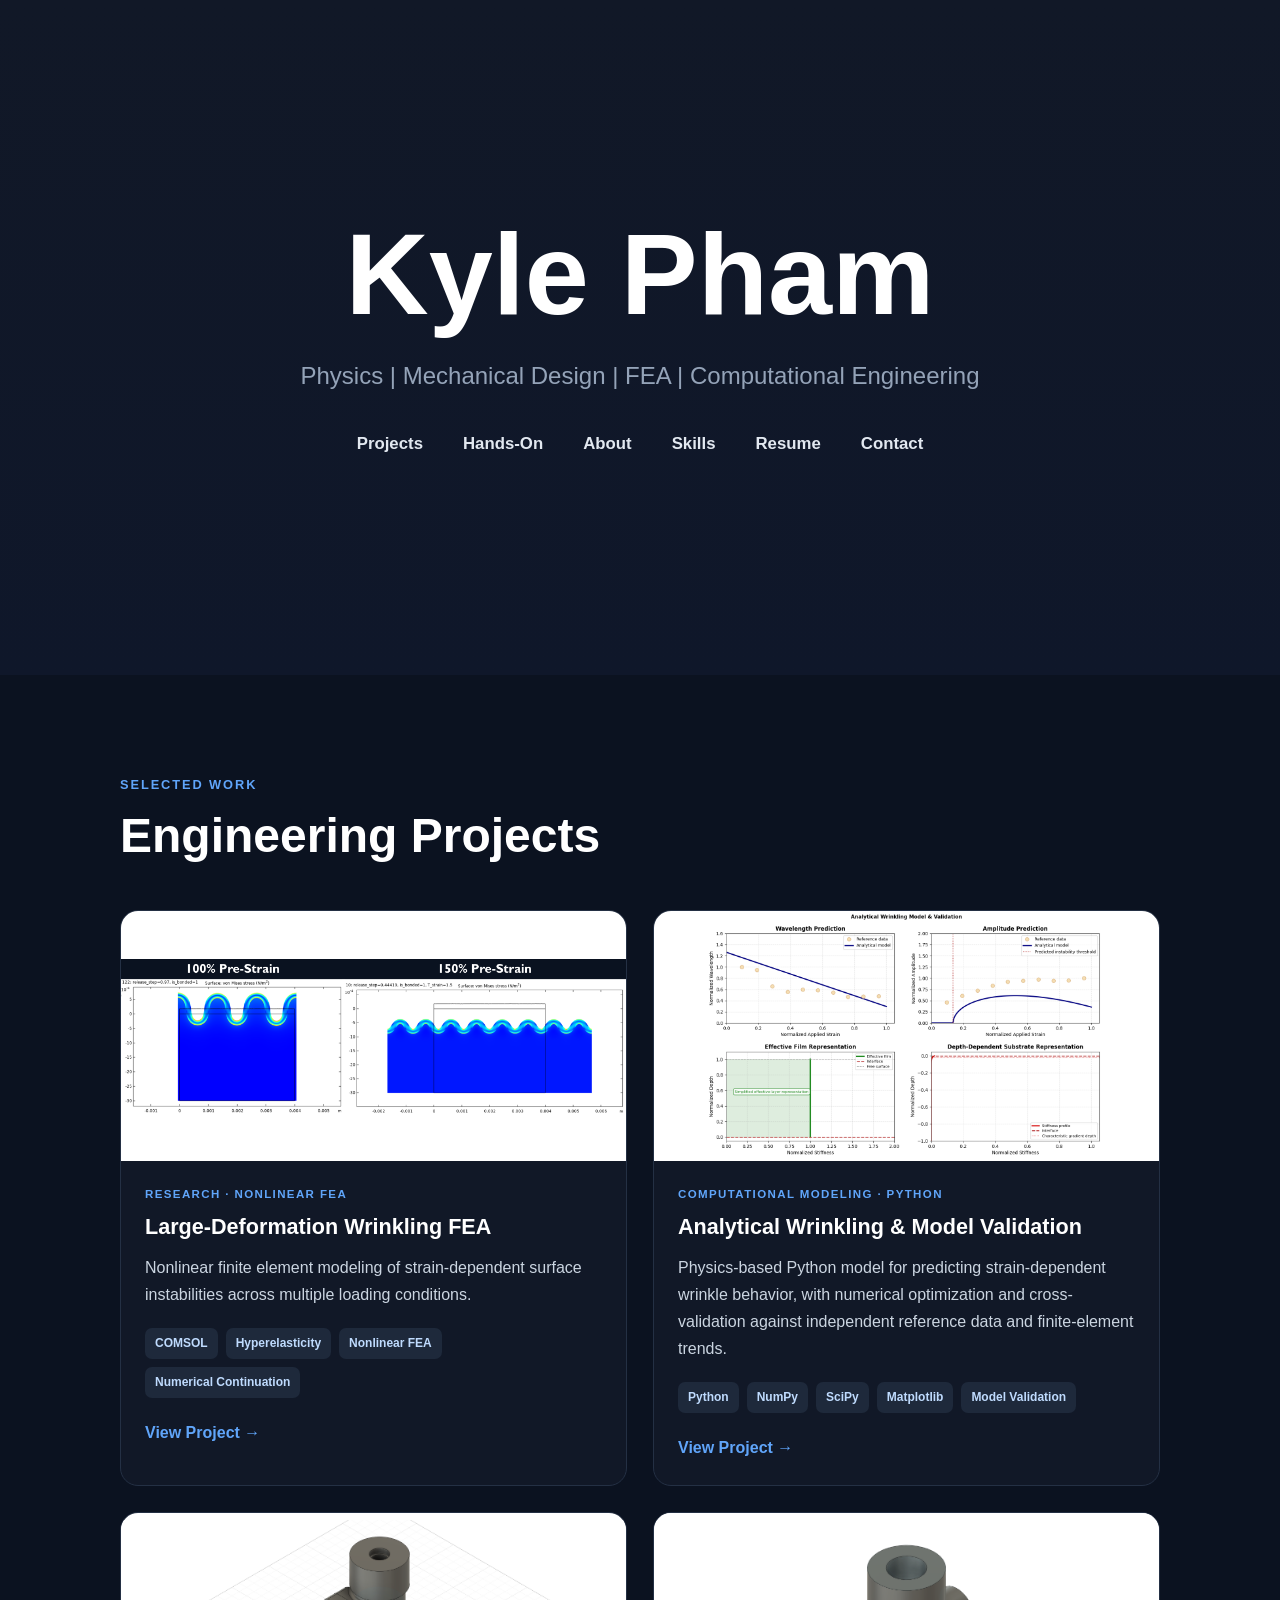
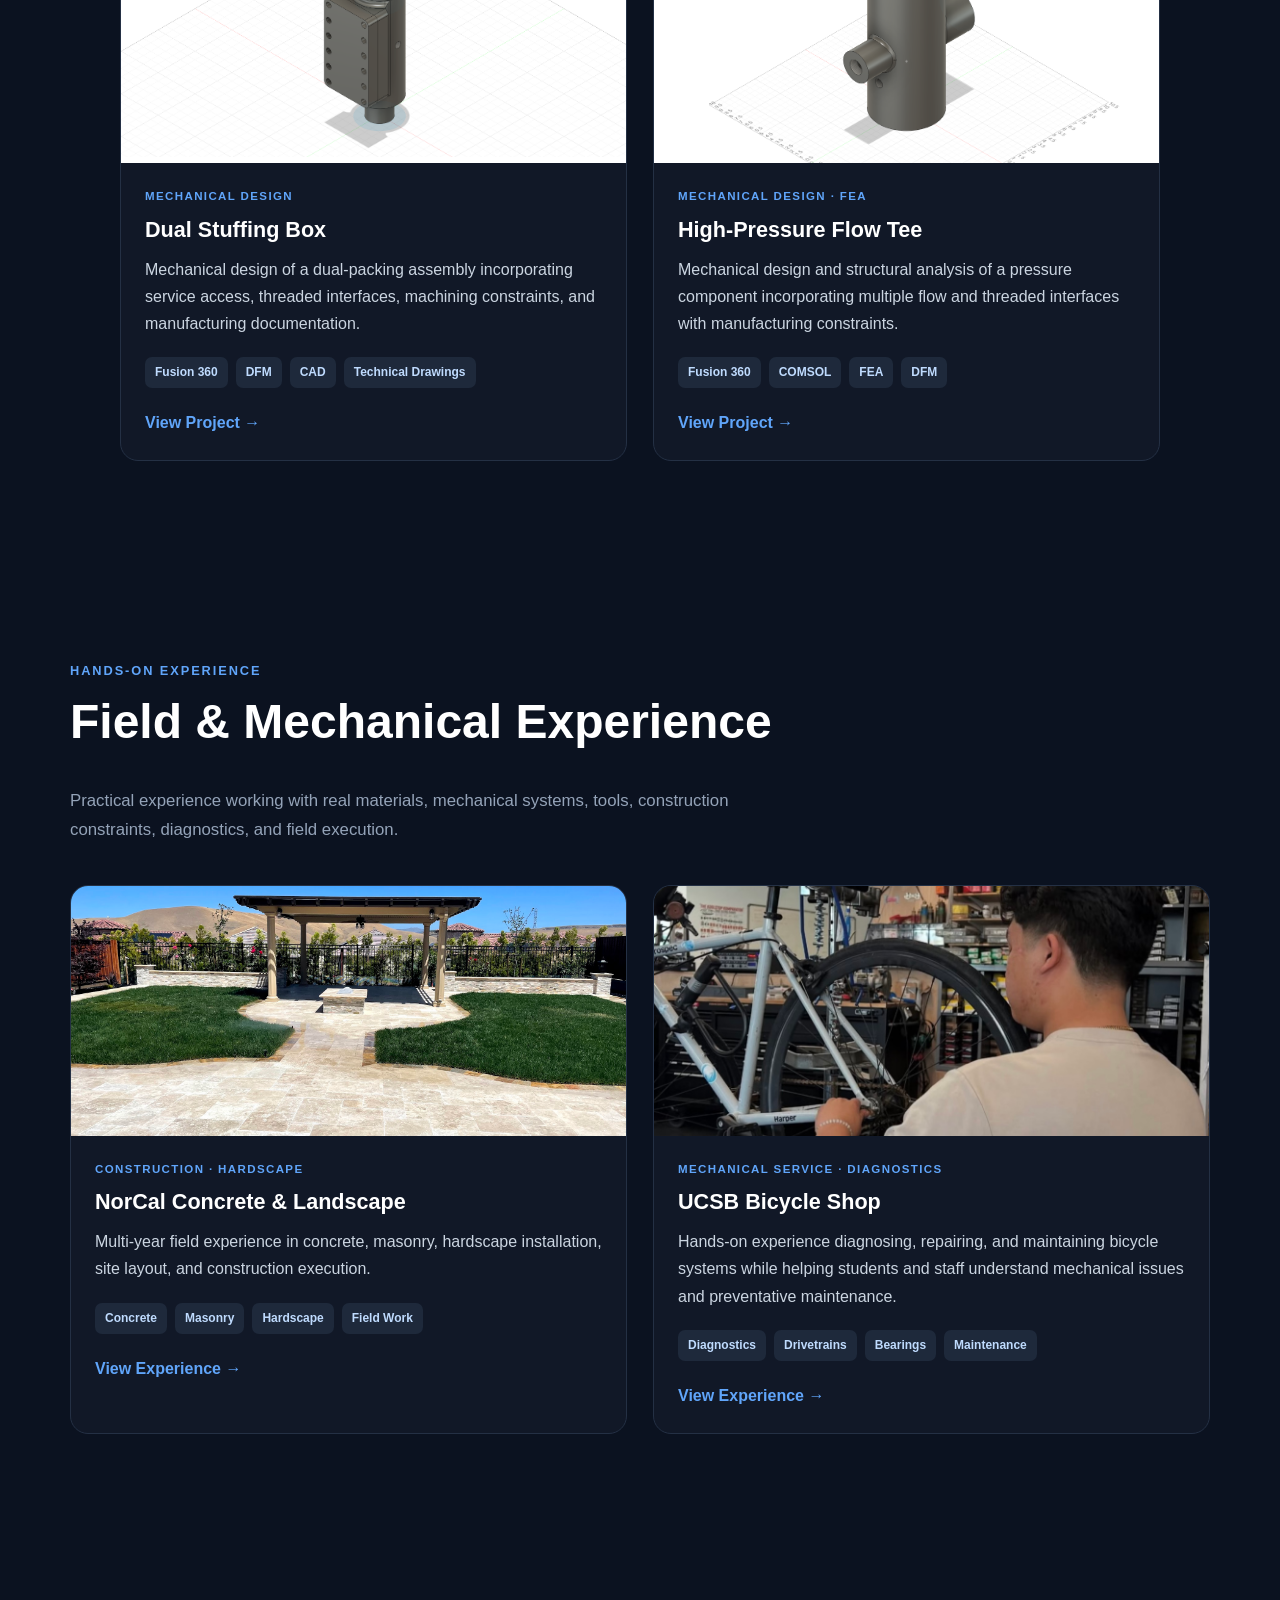
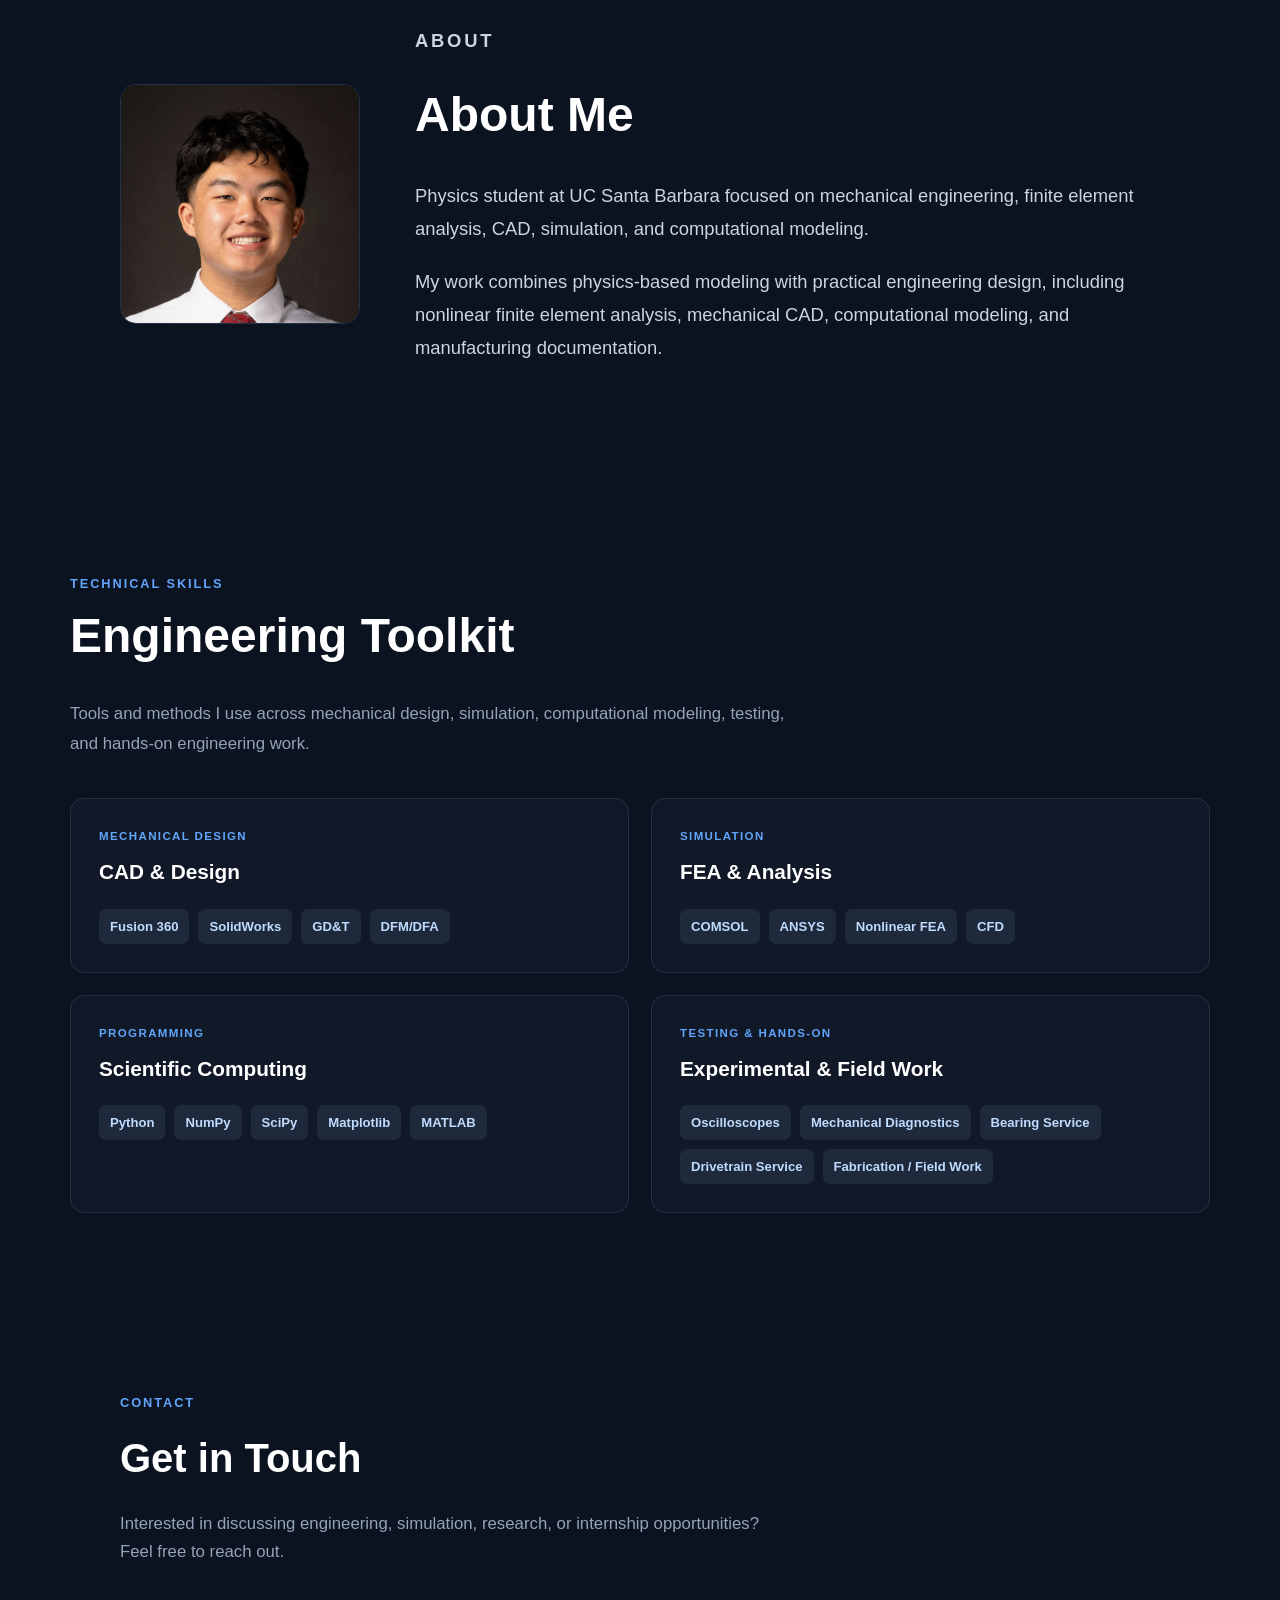
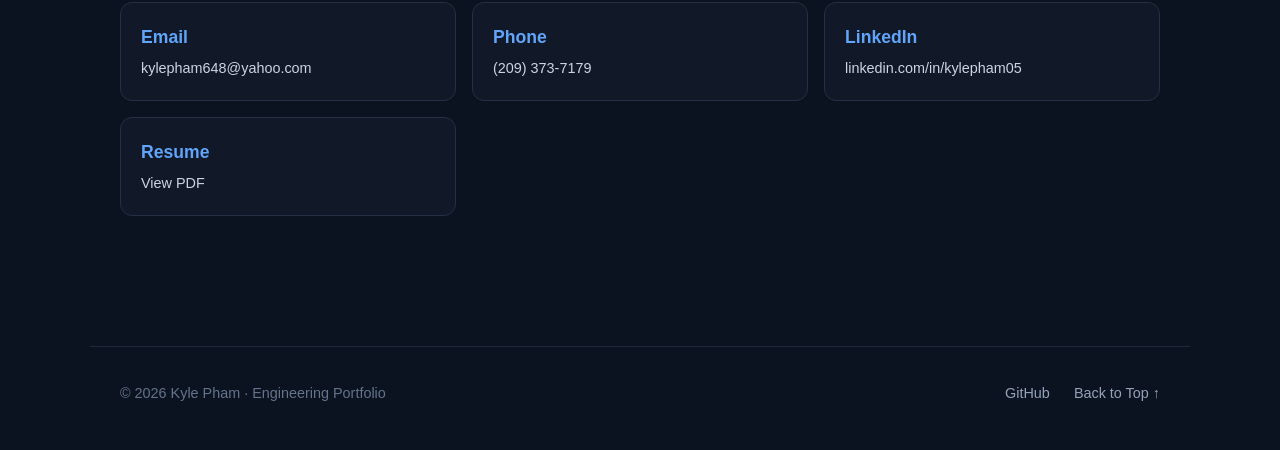
<file: index.html>
<!DOCTYPE html>
<html lang="en">
<head>
  <meta charset="UTF-8">
  <meta name="viewport" content="width=device-width, initial-scale=1.0">
  <title>Kyle Pham | Engineering Portfolio</title>
  <link rel="stylesheet" href="./style.css?v=11">
</head>

<body>

  <header>
    <h1>Kyle Pham</h1>
    <p>Physics | Mechanical Design | FEA | Computational Engineering</p>

    <nav>
      <a href="#projects">Projects</a>
      <a href="#hands-on">Hands-On</a>
      <a href="#about">About</a>
      <a href="#skills">Skills</a>
    
      <a
        href="assets/docs/Kyle_Pham_Resume.pdf"
        target="_blank"
        rel="noopener noreferrer"
      >
        Resume
      </a>
    
      <a href="#contact">Contact</a>
    </nav>
  </header>

  <main>

  <!-- PROJECTS -->
  <section id="projects" class="section">

    <p class="section-label">SELECTED WORK</p>
    <h2>Engineering Projects</h2>

    <div class="project-grid">

      <!-- RESEARCH -->
      <a href="projects/research.html" class="project-card">

        <div class="project-image">
          <img
            src="assets/images/research-comsol.png"
            alt="Nonlinear finite element wrinkling simulations"
          >
        </div>

        <div class="project-content">

          <p class="project-type">RESEARCH · NONLINEAR FEA</p>

          <h3>Large-Deformation Wrinkling FEA</h3>

          <p>
            Nonlinear finite element modeling of strain-dependent surface
            instabilities across multiple loading conditions.
          </p>

          <div class="tags">
            <span>COMSOL</span>
            <span>Hyperelasticity</span>
            <span>Nonlinear FEA</span>
            <span>Numerical Continuation</span>
          </div>

          <p class="view-project">View Project →</p>

        </div>

      </a>


      <!-- ANALYTICAL WRINKLING MODEL -->
      <a href="projects/wrinkling-model.html" class="project-card">

        <div class="project-image">
          <img
            src="assets/images/wrinkling-model.png"
            alt="Python analytical wrinkling model and validation"
          >
        </div>

        <div class="project-content">

          <p class="project-type">
            COMPUTATIONAL MODELING · PYTHON
          </p>

          <h3>Analytical Wrinkling & Model Validation</h3>

          <p>
            Physics-based Python model for predicting strain-dependent wrinkle behavior,
            with numerical optimization and cross-validation against independent
            reference data and finite-element trends.
          </p>
          <div class="tags">
            <span>Python</span>
            <span>NumPy</span>
            <span>SciPy</span>
            <span>Matplotlib</span>
            <span>Model Validation</span>
          </div>

          <p class="view-project">View Project →</p>

        </div>

      </a>


      <!-- DUAL STUFFING BOX -->
      <a href="projects/dual-stuffing-box.html" class="project-card">

        <div class="project-image">
          <img
            src="assets/images/dual-stuffing-box.png"
            alt="Dual stuffing box mechanical CAD model"
          >
        </div>

        <div class="project-content">

          <p class="project-type">MECHANICAL DESIGN</p>

          <h3>Dual Stuffing Box</h3>

          <p>
            Mechanical design of a dual-packing assembly incorporating
            service access, threaded interfaces, machining constraints,
            and manufacturing documentation.
          </p>

          <div class="tags">
            <span>Fusion 360</span>
            <span>DFM</span>
            <span>CAD</span>
            <span>Technical Drawings</span>
          </div>

          <p class="view-project">View Project →</p>

        </div>

      </a>


      <!-- FLOW TEE -->
      <a href="projects/flow-tee.html" class="project-card">

        <div class="project-image">
          <img
            src="assets/images/flow-tee.png"
            alt="Flow tee mechanical CAD model"
          >
        </div>

        <div class="project-content">

          <p class="project-type">MECHANICAL DESIGN · FEA</p>

          <h3>High-Pressure Flow Tee</h3>

          <p>
            Mechanical design and structural analysis of a pressure
            component incorporating multiple flow and threaded interfaces
            with manufacturing constraints.
          </p>

          <div class="tags">
            <span>Fusion 360</span>
            <span>COMSOL</span>
            <span>FEA</span>
            <span>DFM</span>
          </div>

          <p class="view-project">View Project →</p>

        </div>

      </a>

    </div>

  </section>

    <!-- ========================================
       HANDS-ON EXPERIENCE
  ========================================= -->

  <section id="hands-on" class="section">

    <p class="section-label">
      HANDS-ON EXPERIENCE
    </p>

    <h2>
      Field & Mechanical Experience
    </h2>

    <p class="experience-intro">
      Practical experience working with real materials, mechanical systems,
      tools, construction constraints, diagnostics, and field execution.
    </p>


    <div class="experience-grid">


      <!-- NORCAL CONCRETE -->
      <a
        href="projects/norcal-concrete.html"
        class="experience-card"
      >

        <div class="experience-image">

          <img
            src="assets/images/norcal-patio.jpg"
            alt="Completed concrete and hardscape project"
          >

        </div>


        <div class="experience-content">

          <p class="project-type">
            CONSTRUCTION · HARDSCAPE
          </p>

          <h3>
            NorCal Concrete & Landscape
          </h3>

          <p>
            Multi-year field experience in concrete, masonry,
            hardscape installation, site layout, and construction execution.
          </p>

          <div class="tags">
            <span>Concrete</span>
            <span>Masonry</span>
            <span>Hardscape</span>
            <span>Field Work</span>
          </div>

          <p class="view-project">
            View Experience →
          </p>

        </div>

      </a>


      <!-- UCSB BICYCLE SHOP -->
<a
  href="projects/bike-shop.html"
  class="experience-card"
>

  <div class="experience-image">

    <img
      src="assets/images/bike-shop-main.jpg"
      alt="Hands-on bicycle repair at the UCSB Bike Shop"
    >

  </div>


  <div class="experience-content">

    <p class="project-type">
      MECHANICAL SERVICE · DIAGNOSTICS
    </p>

    <h3>
      UCSB Bicycle Shop
    </h3>

    <p>
      Hands-on experience diagnosing, repairing, and maintaining
      bicycle systems while helping students and staff understand
      mechanical issues and preventative maintenance.
    </p>

    <div class="tags">
      <span>Diagnostics</span>
      <span>Drivetrains</span>
      <span>Bearings</span>
      <span>Maintenance</span>
    </div>

    <p class="view-project">
      View Experience →
    </p>

  </div>

  </a>

  </div>

  </section>

  <!-- ABOUT -->
  <section id="about">

    <div class="about-grid">

      <div class="about-photo">

        <img
          src="assets/images/profile.jpg"
          alt="Kyle Pham"
        >

      </div>

      <div class="about-content">

        <p class="section-label">ABOUT</p>

        <h2>About Me</h2>

        <p>
          Physics student at UC Santa Barbara focused on mechanical
          engineering, finite element analysis, CAD, simulation, and
          computational modeling.
        </p>

        <p>
          My work combines physics-based modeling with practical
          engineering design, including nonlinear finite element analysis,
          mechanical CAD, computational modeling, and manufacturing
          documentation.
        </p>

      </div>

    </div>

  </section>
  <!-- ========================================
       TECHNICAL SKILLS
  ========================================= -->

  <section id="skills" class="section">

    <p class="section-label">
      TECHNICAL SKILLS
    </p>

    <h2>
      Engineering Toolkit
    </h2>

    <p class="skills-intro">
      Tools and methods I use across mechanical design, simulation,
      computational modeling, testing, and hands-on engineering work.
    </p>


    <div class="skills-grid">


      <div class="skill-card">

        <p class="skill-category">
          MECHANICAL DESIGN
        </p>

        <h3>
          CAD & Design
        </h3>

        <div class="skill-tags">
          <span>Fusion 360</span>
          <span>SolidWorks</span>
          <span>GD&amp;T</span>
          <span>DFM/DFA</span>
        </div>

      </div>


      <div class="skill-card">

        <p class="skill-category">
          SIMULATION
        </p>

        <h3>
          FEA & Analysis
        </h3>

        <div class="skill-tags">
          <span>COMSOL</span>
          <span>ANSYS</span>
          <span>Nonlinear FEA</span>
          <span>CFD</span>
        </div>

      </div>


      <div class="skill-card">

        <p class="skill-category">
          PROGRAMMING
        </p>

        <h3>
          Scientific Computing
        </h3>

        <div class="skill-tags">
          <span>Python</span>
          <span>NumPy</span>
          <span>SciPy</span>
          <span>Matplotlib</span>
          <span>MATLAB</span>
        </div>

      </div>


      <div class="skill-card">

        <p class="skill-category">
          TESTING & HANDS-ON
        </p>

        <h3>
          Experimental & Field Work
        </h3>

        <div class="skill-tags">
          <span>Oscilloscopes</span>
          <span>Mechanical Diagnostics</span>
          <span>Bearing Service</span>
          <span>Drivetrain Service</span>
          <span>Fabrication / Field Work</span>
        </div>

      </div>


    </div>

  </section>
  
  <!-- CONTACT -->
  <section id="contact">

    <p class="section-label">CONTACT</p>

    <h2>Get in Touch</h2>

    <p class="contact-intro">
      Interested in discussing engineering, simulation, research, or
      internship opportunities? Feel free to reach out.
    </p>

    <div class="contact-links">

      <a href="mailto:kylepham648@yahoo.com">
        Email
        <span>kylepham648@yahoo.com</span>
      </a>

      <a href="tel:+12093737179">
        Phone
        <span>(209) 373-7179</span>
      </a>

      <a
        href="https://www.linkedin.com/in/kylepham05"
        target="_blank"
        rel="noopener noreferrer"
      >
        LinkedIn
        <span>linkedin.com/in/kylepham05</span>
      </a>

      <a
        href="assets/docs/Kyle_Pham_Resume.pdf"
        target="_blank"
        rel="noopener noreferrer"
      >
        Resume
        <span>View PDF</span>
      </a>
    </div>

  </section>

<footer class="site-footer">

  <p>
    © 2026 Kyle Pham · Engineering Portfolio
  </p>

  <div class="footer-links">

    <a
      href="https://github.com/kphm1"
      target="_blank"
      rel="noopener noreferrer"
    >
      GitHub
    </a>

    <a href="#">
      Back to Top ↑
    </a>

  </div>

</footer>
</main>

</body>
</html>
</file>
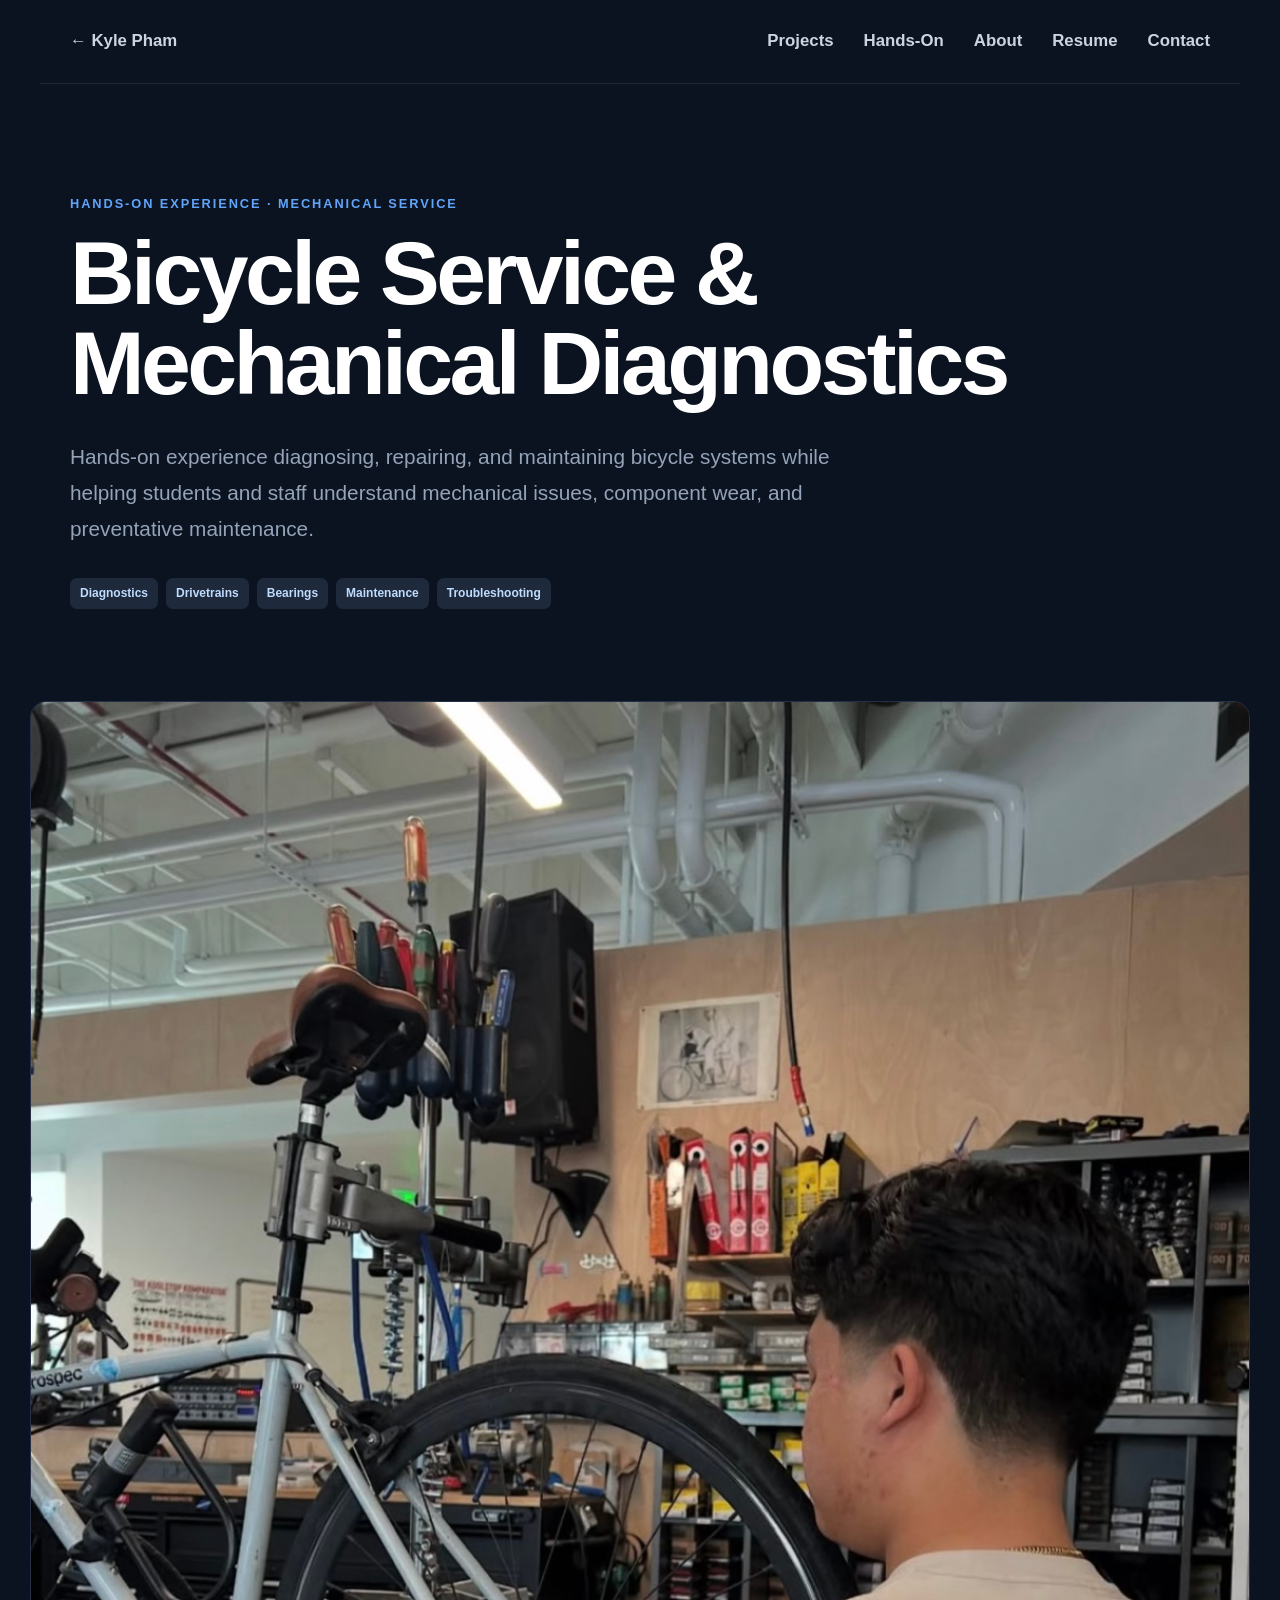
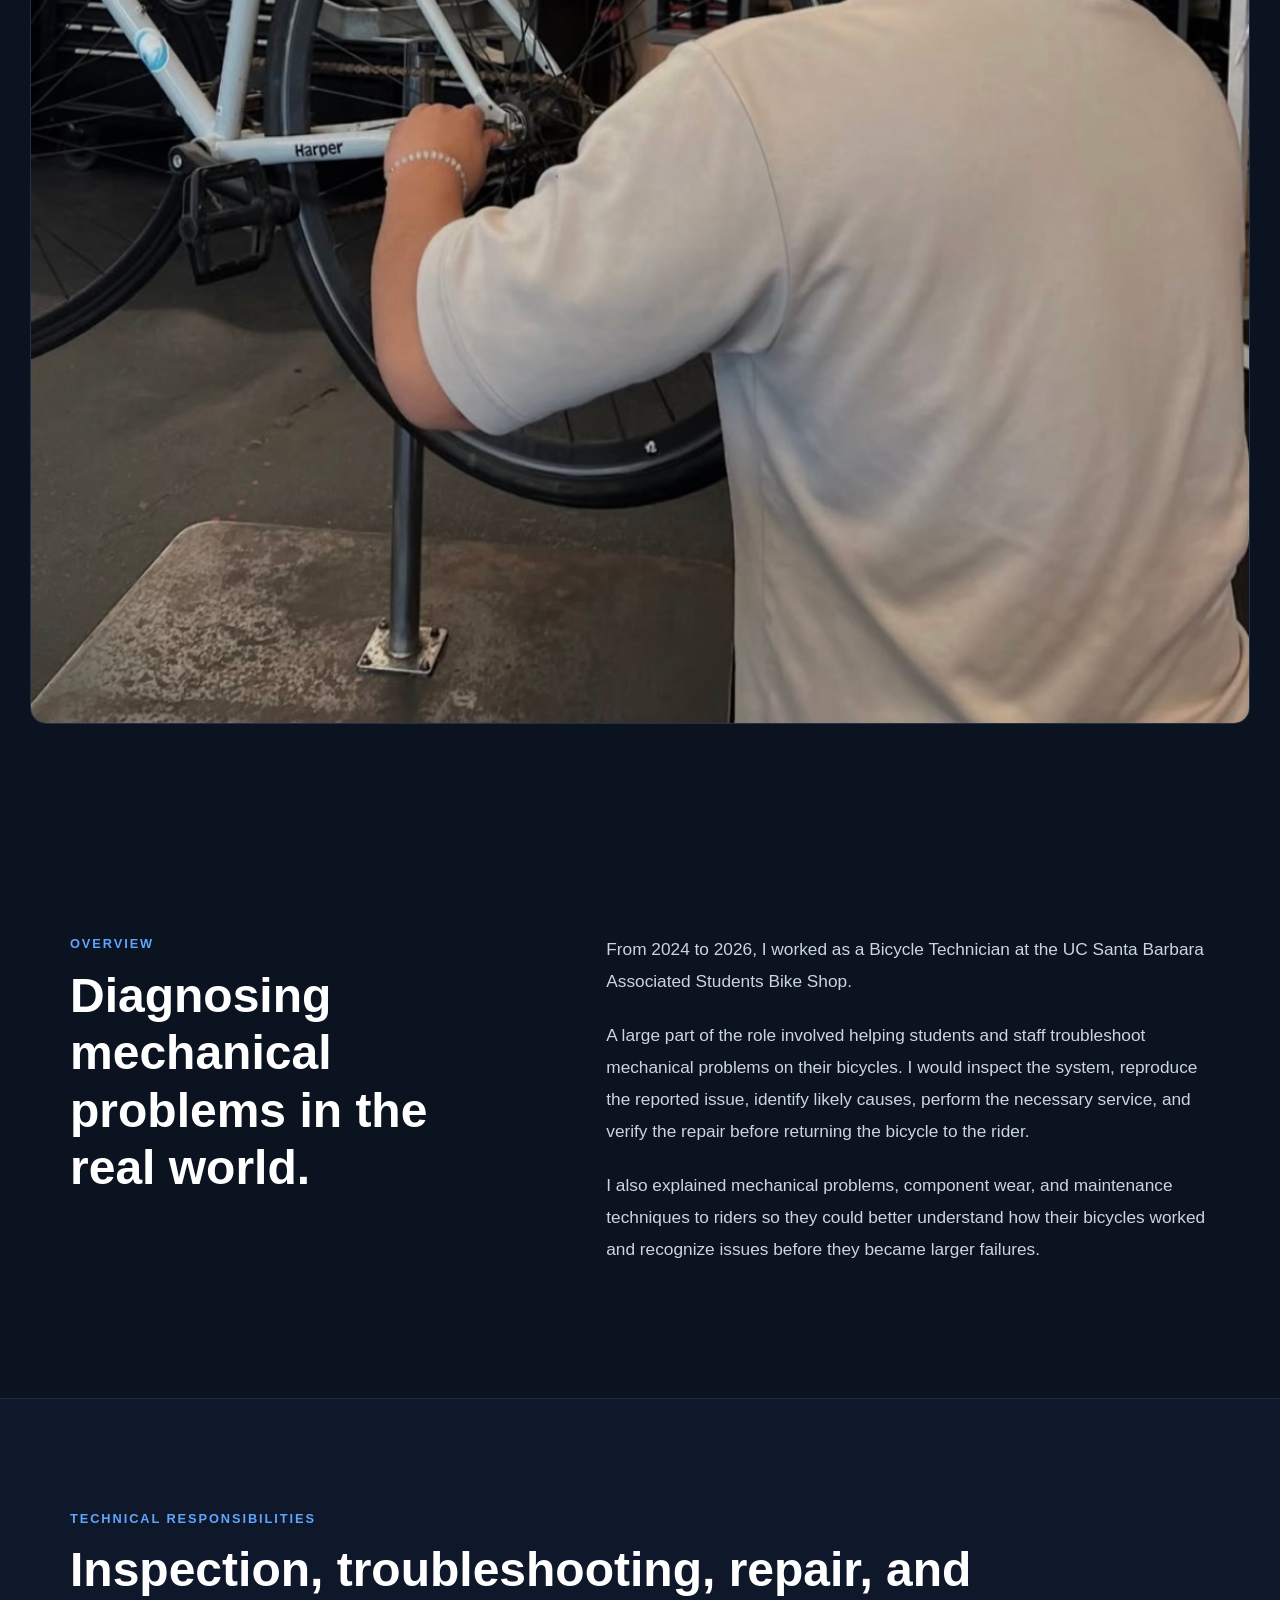
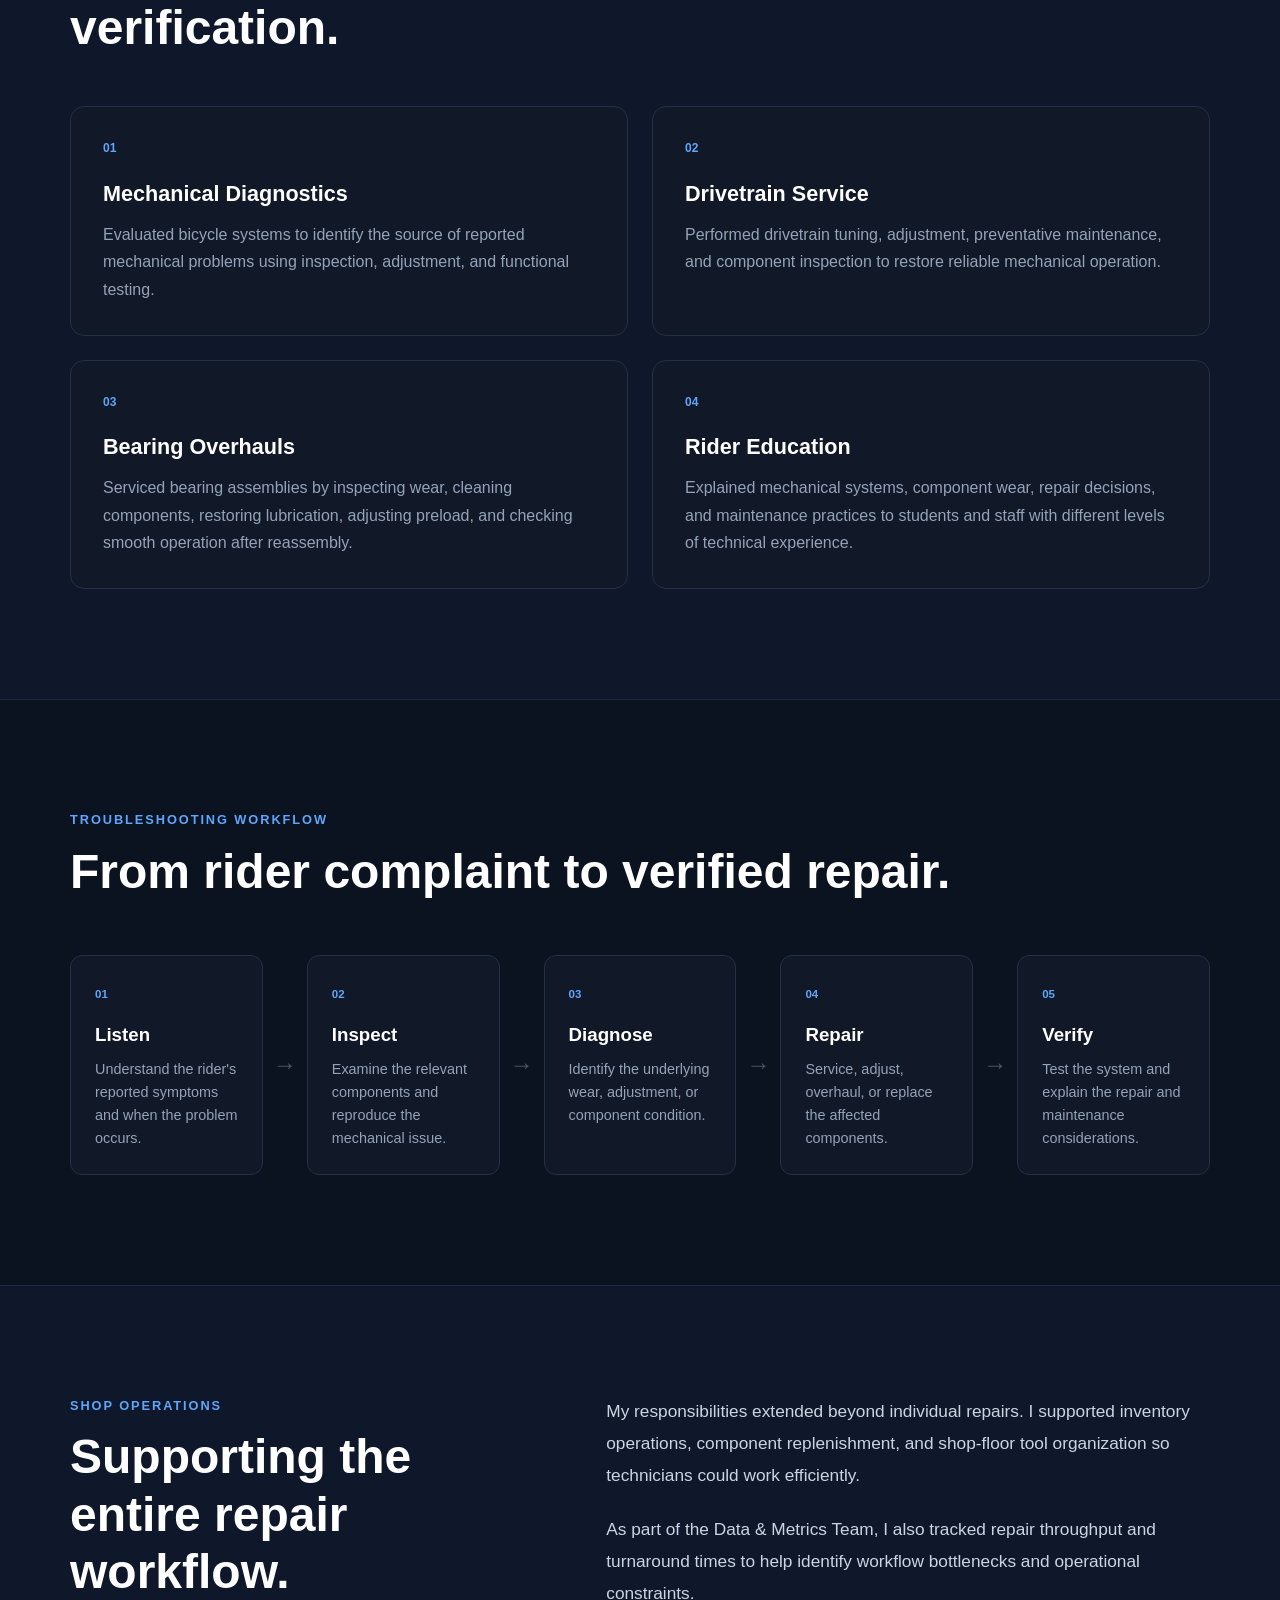
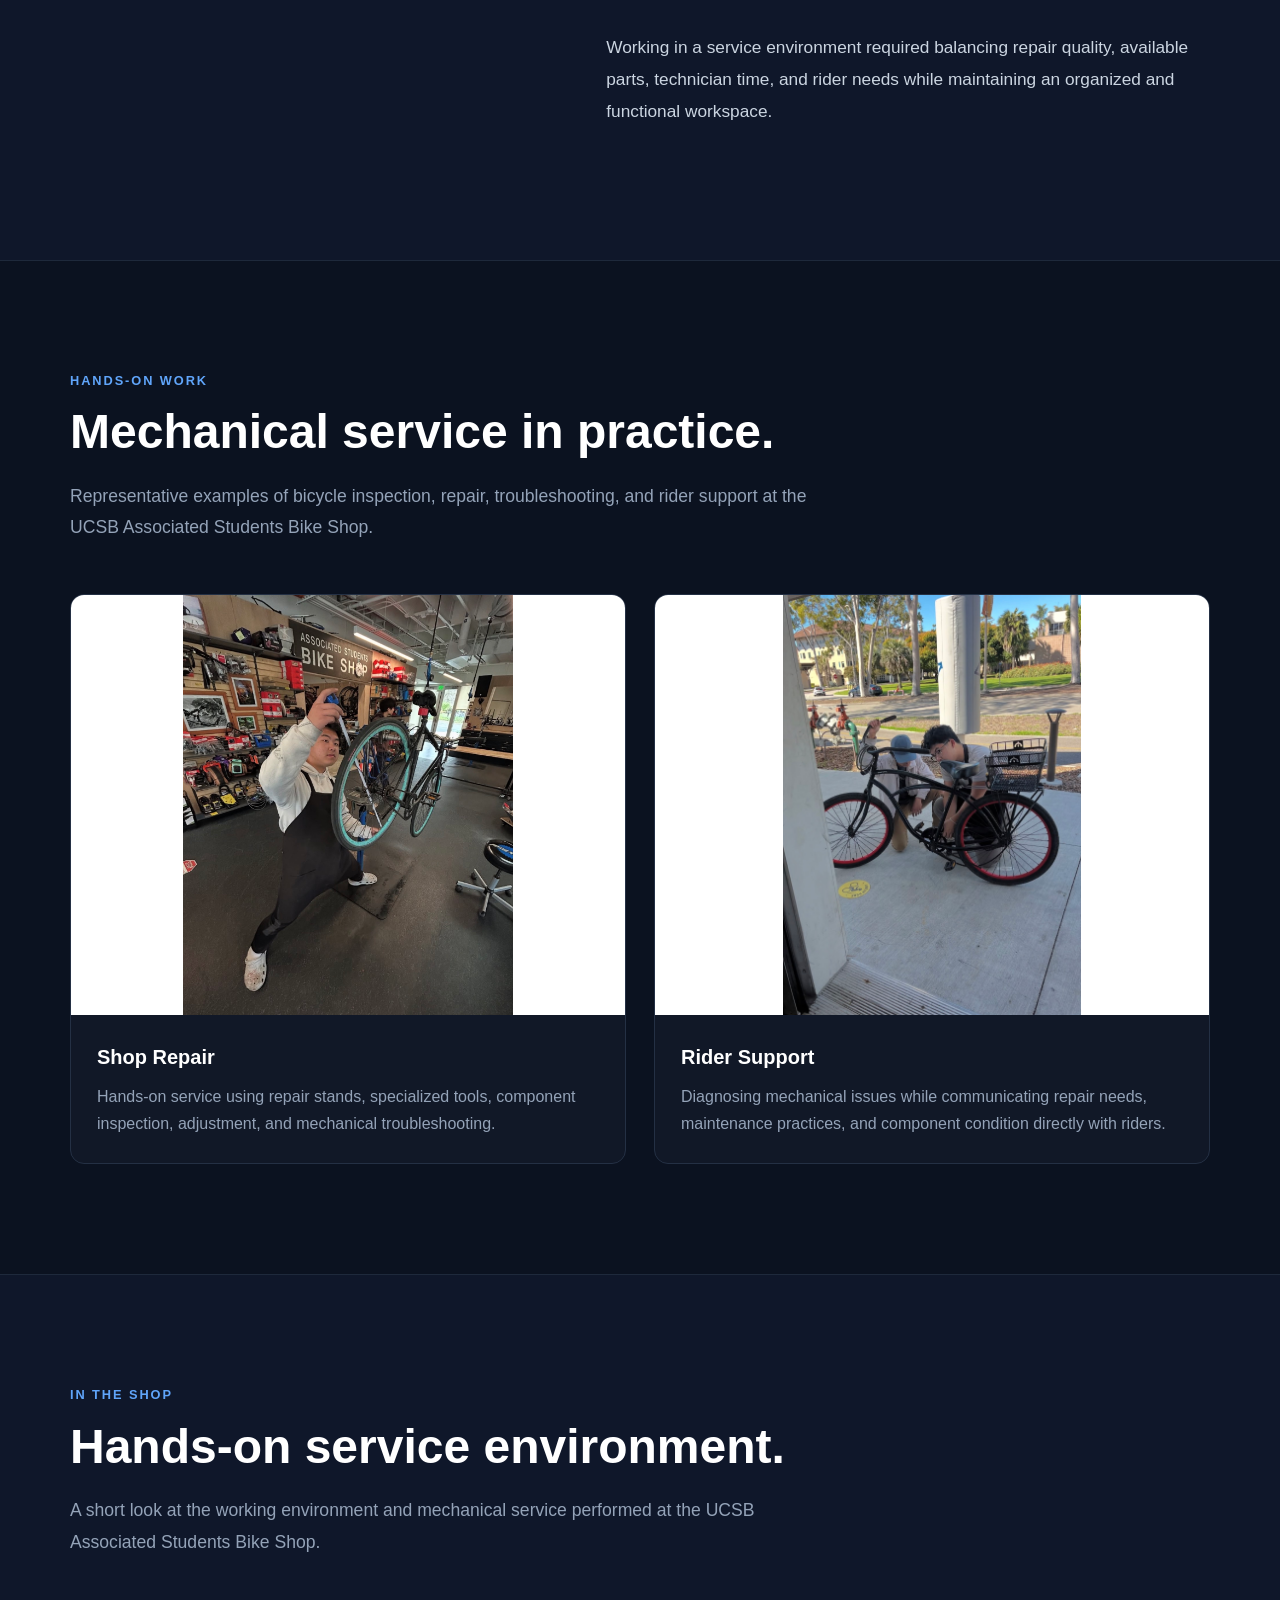
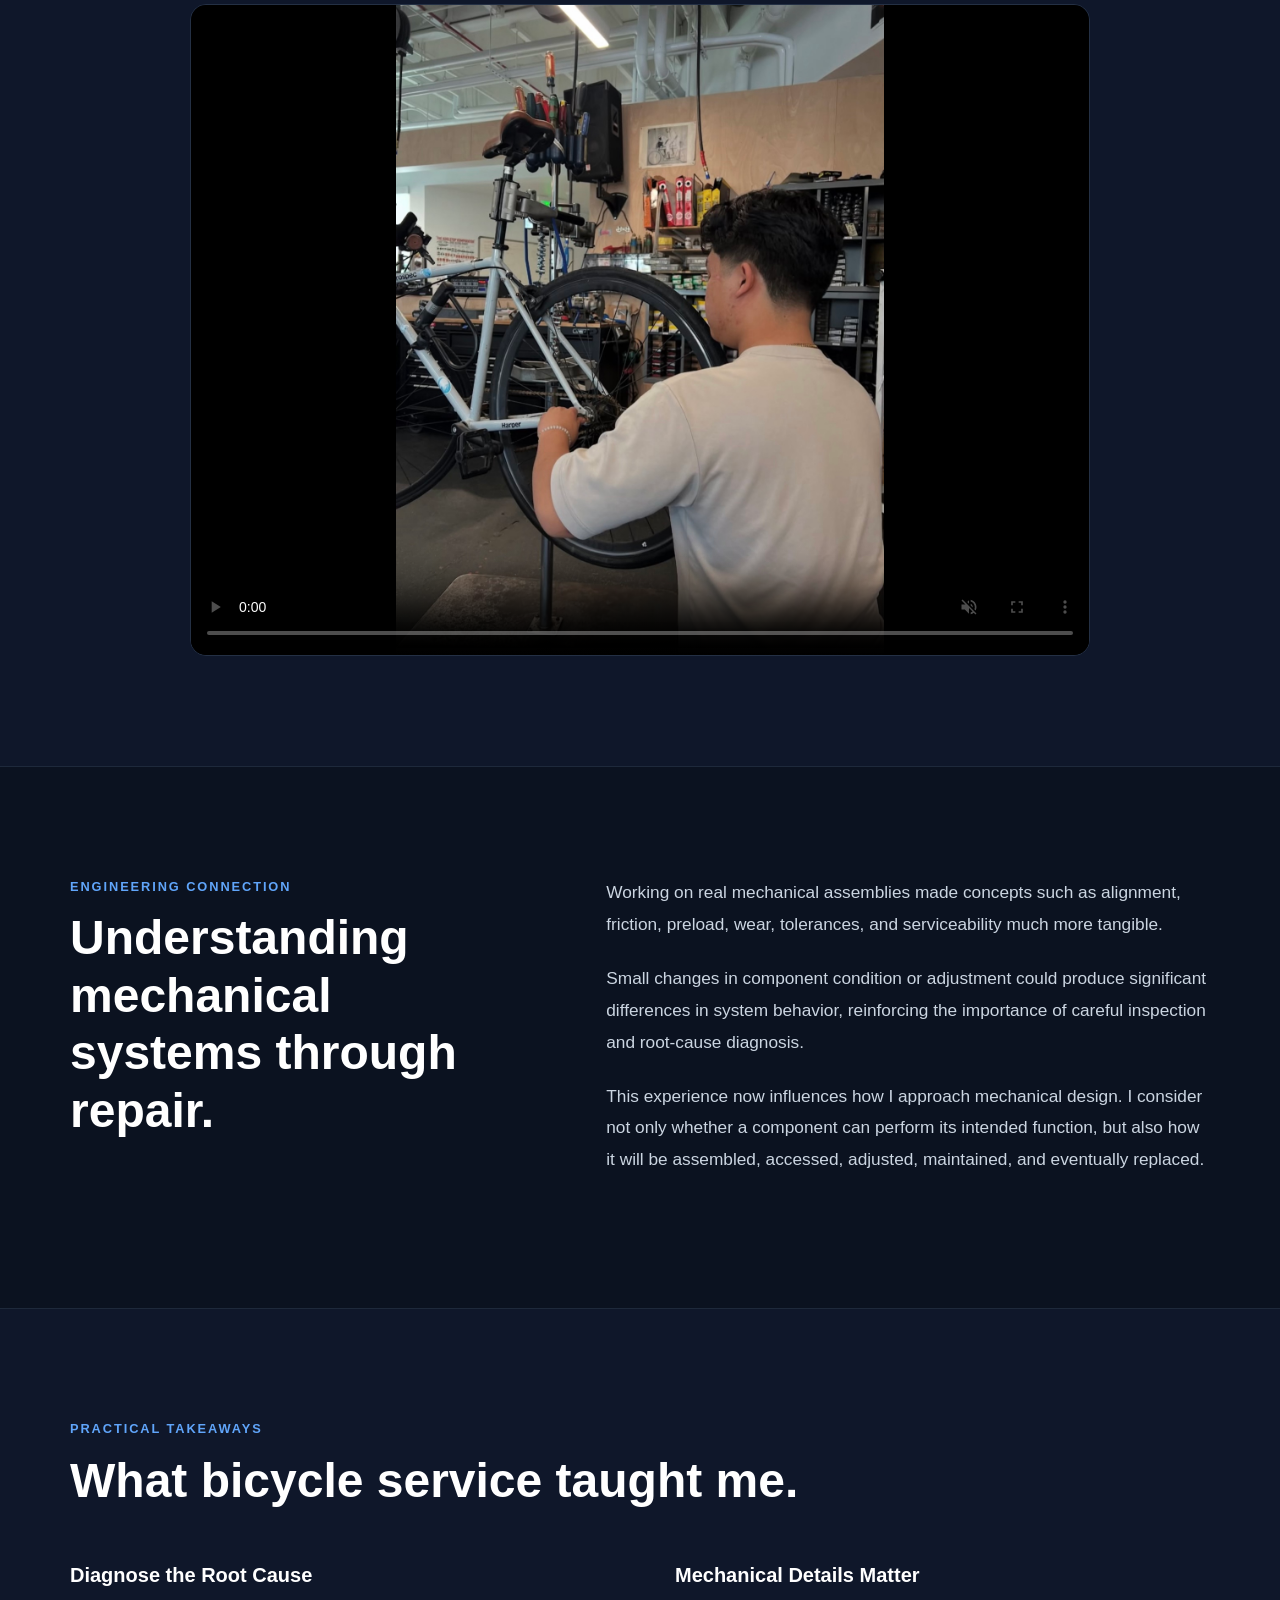
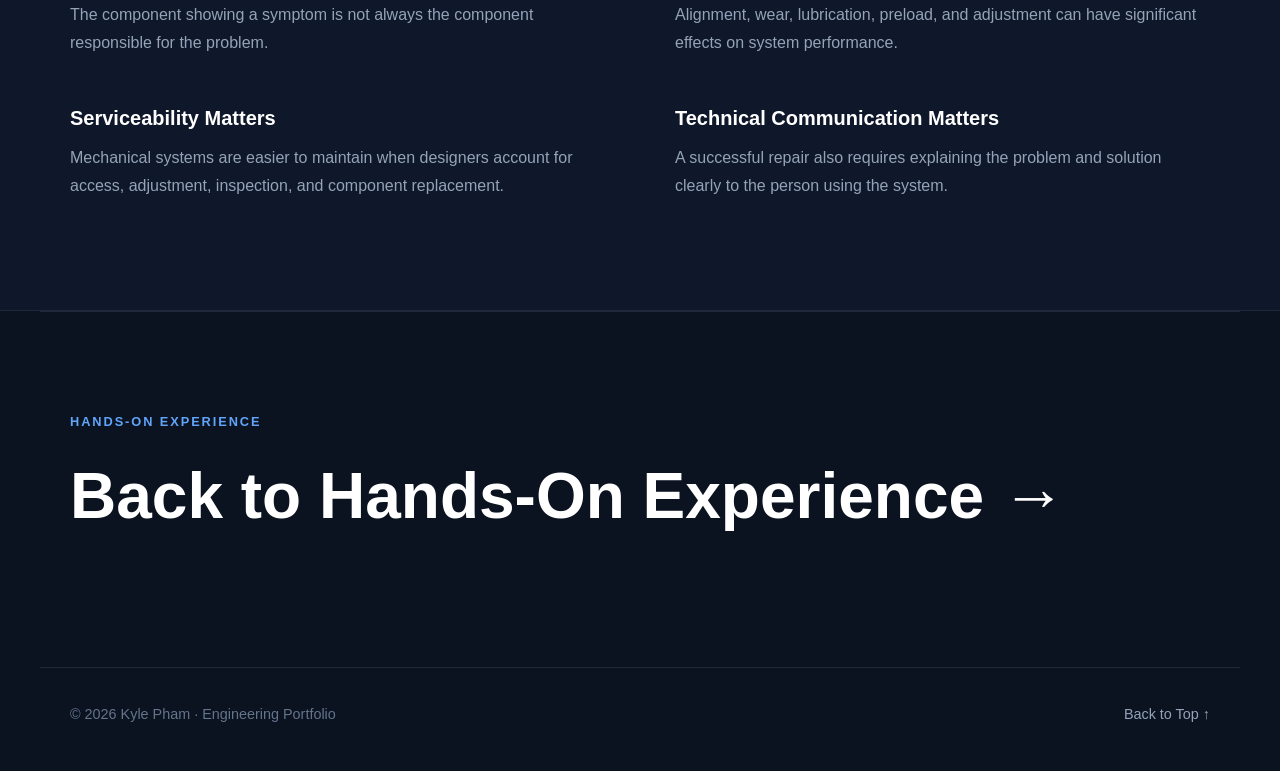
<file: projects/bike-shop.html>
<!DOCTYPE html>
<html lang="en">

<head>
  <meta charset="UTF-8">

  <meta
    name="viewport"
    content="width=device-width, initial-scale=1.0"
  >

  <meta
    name="description"
    content="Hands-on bicycle diagnostics, repair, maintenance, and shop operations experience by Kyle Pham at the UCSB Associated Students Bike Shop."
  >

  <title>
    Bicycle Service & Mechanical Diagnostics | Kyle Pham
  </title>

  <link rel="stylesheet" href="../style.css?v=9">
  <link rel="stylesheet" href="../project.css?v=7">
</head>


<body>


  <!-- ========================================
       NAVIGATION
  ========================================= -->

  <nav class="project-nav">

    <a
      href="../index.html"
      class="back-link"
    >
      ← Kyle Pham
    </a>


    <div class="project-nav-links">

      <a href="../index.html#projects">
        Projects
      </a>

      <a href="../index.html#hands-on">
        Hands-On
      </a>

      <a href="../index.html#about">
        About
      </a>

      <a
        href="../assets/docs/Kyle_Pham_Resume.pdf"
        target="_blank"
        rel="noopener noreferrer"
      >
        Resume
      </a>

      <a href="../index.html#contact">
        Contact
      </a>

    </div>

  </nav>



  <!-- ========================================
       HERO
  ========================================= -->

  <section class="project-hero">

    <p class="section-label">
      HANDS-ON EXPERIENCE · MECHANICAL SERVICE
    </p>

    <h1>
      Bicycle Service & Mechanical Diagnostics
    </h1>

    <p class="project-lead">
      Hands-on experience diagnosing, repairing, and maintaining bicycle
      systems while helping students and staff understand mechanical issues,
      component wear, and preventative maintenance.
    </p>


    <div class="tags project-hero-tags">

      <span>Diagnostics</span>

      <span>Drivetrains</span>

      <span>Bearings</span>

      <span>Maintenance</span>

      <span>Troubleshooting</span>

    </div>

  </section>



  <!-- ========================================
       MAIN IMAGE
  ========================================= -->

  <div class="project-wide-image">

    <img
      src="../assets/images/bike-shop-main.jpg"
      alt="Kyle Pham performing bicycle repair at the UCSB Associated Students Bike Shop"
    >

  </div>



  <!-- ========================================
       OVERVIEW
  ========================================= -->

  <section class="project-page-section">

    <div class="project-two-column">


      <div>

        <p class="section-label">
          OVERVIEW
        </p>

        <h2>
          Diagnosing mechanical problems in the real world.
        </h2>

      </div>


      <div class="project-body-text">

        <p>
          From 2024 to 2026, I worked as a Bicycle Technician at the
          UC Santa Barbara Associated Students Bike Shop.
        </p>

        <p>
          A large part of the role involved helping students and staff
          troubleshoot mechanical problems on their bicycles. I would inspect
          the system, reproduce the reported issue, identify likely causes,
          perform the necessary service, and verify the repair before returning
          the bicycle to the rider.
        </p>

        <p>
          I also explained mechanical problems, component wear, and maintenance
          techniques to riders so they could better understand how their
          bicycles worked and recognize issues before they became larger
          failures.
        </p>

      </div>

    </div>

  </section>



  <!-- ========================================
       TECHNICAL RESPONSIBILITIES
  ========================================= -->

  <section class="project-page-section project-section-dark">

    <p class="section-label">
      TECHNICAL RESPONSIBILITIES
    </p>

    <h2>
      Inspection, troubleshooting, repair, and verification.
    </h2>


    <div class="responsibility-grid">


      <div class="responsibility-card">

        <span class="card-number">
          01
        </span>

        <h3>
          Mechanical Diagnostics
        </h3>

        <p>
          Evaluated bicycle systems to identify the source of reported
          mechanical problems using inspection, adjustment, and functional
          testing.
        </p>

      </div>


      <div class="responsibility-card">

        <span class="card-number">
          02
        </span>

        <h3>
          Drivetrain Service
        </h3>

        <p>
          Performed drivetrain tuning, adjustment, preventative maintenance,
          and component inspection to restore reliable mechanical operation.
        </p>

      </div>


      <div class="responsibility-card">

        <span class="card-number">
          03
        </span>

        <h3>
          Bearing Overhauls
        </h3>

        <p>
          Serviced bearing assemblies by inspecting wear, cleaning components,
          restoring lubrication, adjusting preload, and checking smooth
          operation after reassembly.
        </p>

      </div>


      <div class="responsibility-card">

        <span class="card-number">
          04
        </span>

        <h3>
          Rider Education
        </h3>

        <p>
          Explained mechanical systems, component wear, repair decisions,
          and maintenance practices to students and staff with different
          levels of technical experience.
        </p>

      </div>

    </div>

  </section>



  <!-- ========================================
       TROUBLESHOOTING WORKFLOW
  ========================================= -->

  <section class="project-page-section">

    <p class="section-label">
      TROUBLESHOOTING WORKFLOW
    </p>

    <h2>
      From rider complaint to verified repair.
    </h2>


    <div class="workflow">


      <div class="workflow-step">

        <span>
          01
        </span>

        <h3>
          Listen
        </h3>

        <p>
          Understand the rider's reported symptoms and when the problem occurs.
        </p>

      </div>


      <div class="workflow-arrow">
        →
      </div>


      <div class="workflow-step">

        <span>
          02
        </span>

        <h3>
          Inspect
        </h3>

        <p>
          Examine the relevant components and reproduce the mechanical issue.
        </p>

      </div>


      <div class="workflow-arrow">
        →
      </div>


      <div class="workflow-step">

        <span>
          03
        </span>

        <h3>
          Diagnose
        </h3>

        <p>
          Identify the underlying wear, adjustment, or component condition.
        </p>

      </div>


      <div class="workflow-arrow">
        →
      </div>


      <div class="workflow-step">

        <span>
          04
        </span>

        <h3>
          Repair
        </h3>

        <p>
          Service, adjust, overhaul, or replace the affected components.
        </p>

      </div>


      <div class="workflow-arrow">
        →
      </div>


      <div class="workflow-step">

        <span>
          05
        </span>

        <h3>
          Verify
        </h3>

        <p>
          Test the system and explain the repair and maintenance considerations.
        </p>

      </div>


    </div>

  </section>



  <!-- ========================================
       SHOP OPERATIONS
  ========================================= -->

  <section class="project-page-section project-section-dark">

    <div class="project-two-column">


      <div>

        <p class="section-label">
          SHOP OPERATIONS
        </p>

        <h2>
          Supporting the entire repair workflow.
        </h2>

      </div>


      <div class="project-body-text">

        <p>
          My responsibilities extended beyond individual repairs. I supported
          inventory operations, component replenishment, and shop-floor tool
          organization so technicians could work efficiently.
        </p>

        <p>
          As part of the Data & Metrics Team, I also tracked repair throughput
          and turnaround times to help identify workflow bottlenecks and
          operational constraints.
        </p>

        <p>
          Working in a service environment required balancing repair quality,
          available parts, technician time, and rider needs while maintaining
          an organized and functional workspace.
        </p>

      </div>

    </div>

  </section>



  <!-- ========================================
       PHOTO GALLERY
  ========================================= -->

  <section class="project-page-section">

    <p class="section-label">
      HANDS-ON WORK
    </p>

    <h2>
      Mechanical service in practice.
    </h2>

    <p class="project-section-intro">
      Representative examples of bicycle inspection, repair, troubleshooting,
      and rider support at the UCSB Associated Students Bike Shop.
    </p>


    <div class="cad-gallery">


      <div class="cad-gallery-item">

        <img
          src="../assets/images/bike-shop-shop.jpg"
          alt="Bicycle service inside the UCSB Associated Students Bike Shop"
        >

        <div class="cad-gallery-text">

          <h3>
            Shop Repair
          </h3>

          <p>
            Hands-on service using repair stands, specialized tools,
            component inspection, adjustment, and mechanical troubleshooting.
          </p>

        </div>

      </div>


      <div class="cad-gallery-item">

        <img
          src="../assets/images/bike-shop-customer.jpg"
          alt="Helping a rider troubleshoot a bicycle problem"
        >

        <div class="cad-gallery-text">

          <h3>
            Rider Support
          </h3>

          <p>
            Diagnosing mechanical issues while communicating repair needs,
            maintenance practices, and component condition directly with riders.
          </p>

        </div>

      </div>


    </div>

  </section>



  <!-- ========================================
       VIDEO
  ========================================= -->

  <section class="project-page-section project-section-dark">

    <p class="section-label">
      IN THE SHOP
    </p>

    <h2>
      Hands-on service environment.
    </h2>

    <p class="project-section-intro">
      A short look at the working environment and mechanical service
      performed at the UCSB Associated Students Bike Shop.
    </p>


    <div class="project-video">

      <video
        autoplay
        muted
        loop
        playsinline
        controls
        preload="metadata"
        poster="../assets/images/bike-shop-main.jpg"
      >

        <source
          src="../assets/videos/bike-shop-demo.mp4"
          type="video/mp4"
        >

        Your browser does not support HTML5 video.

      </video>

    </div>

  </section>



  <!-- ========================================
       ENGINEERING CONNECTION
  ========================================= -->

  <section class="project-page-section">

    <div class="project-two-column">


      <div>

        <p class="section-label">
          ENGINEERING CONNECTION
        </p>

        <h2>
          Understanding mechanical systems through repair.
        </h2>

      </div>


      <div class="project-body-text">

        <p>
          Working on real mechanical assemblies made concepts such as
          alignment, friction, preload, wear, tolerances, and serviceability
          much more tangible.
        </p>

        <p>
          Small changes in component condition or adjustment could produce
          significant differences in system behavior, reinforcing the
          importance of careful inspection and root-cause diagnosis.
        </p>

        <p>
          This experience now influences how I approach mechanical design.
          I consider not only whether a component can perform its intended
          function, but also how it will be assembled, accessed, adjusted,
          maintained, and eventually replaced.
        </p>

      </div>

    </div>

  </section>



  <!-- ========================================
       TAKEAWAYS
  ========================================= -->

  <section class="project-page-section project-section-dark">

    <p class="section-label">
      PRACTICAL TAKEAWAYS
    </p>

    <h2>
      What bicycle service taught me.
    </h2>


    <div class="takeaway-grid">


      <div>

        <h3>
          Diagnose the Root Cause
        </h3>

        <p>
          The component showing a symptom is not always the component
          responsible for the problem.
        </p>

      </div>


      <div>

        <h3>
          Mechanical Details Matter
        </h3>

        <p>
          Alignment, wear, lubrication, preload, and adjustment can have
          significant effects on system performance.
        </p>

      </div>


      <div>

        <h3>
          Serviceability Matters
        </h3>

        <p>
          Mechanical systems are easier to maintain when designers account
          for access, adjustment, inspection, and component replacement.
        </p>

      </div>


      <div>

        <h3>
          Technical Communication Matters
        </h3>

        <p>
          A successful repair also requires explaining the problem and
          solution clearly to the person using the system.
        </p>

      </div>


    </div>

  </section>



  <!-- ========================================
       NEXT EXPERIENCE
  ========================================= -->

  <section class="next-project">

  <p class="section-label">
    HANDS-ON EXPERIENCE
  </p>

  <a
    href="../index.html#hands-on"
    class="next-project-link"
  >
    Back to Hands-On Experience →
  </a>

</section>
  
<footer class="project-footer">

  <p>
    © 2026 Kyle Pham · Engineering Portfolio
  </p>

  <a href="#">
    Back to Top ↑
  </a>

</footer>
</body>

</html>
</file>
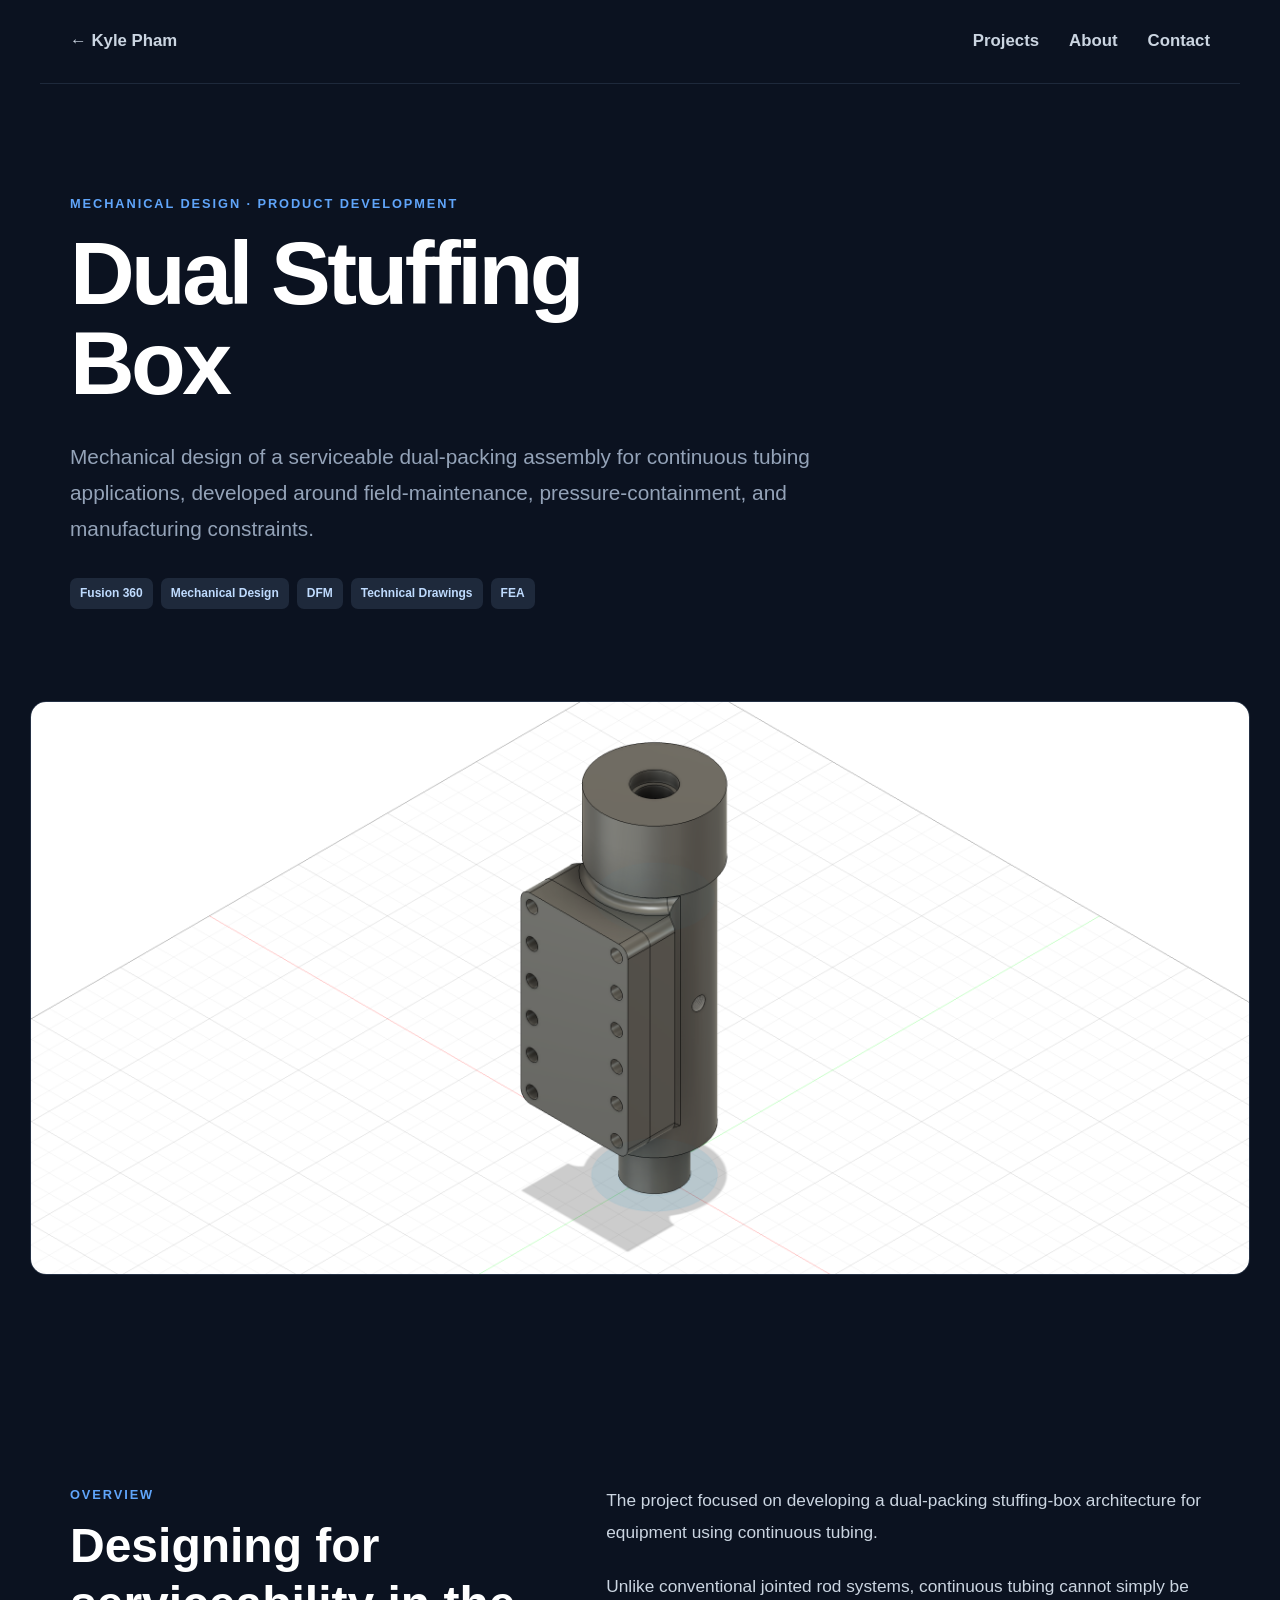
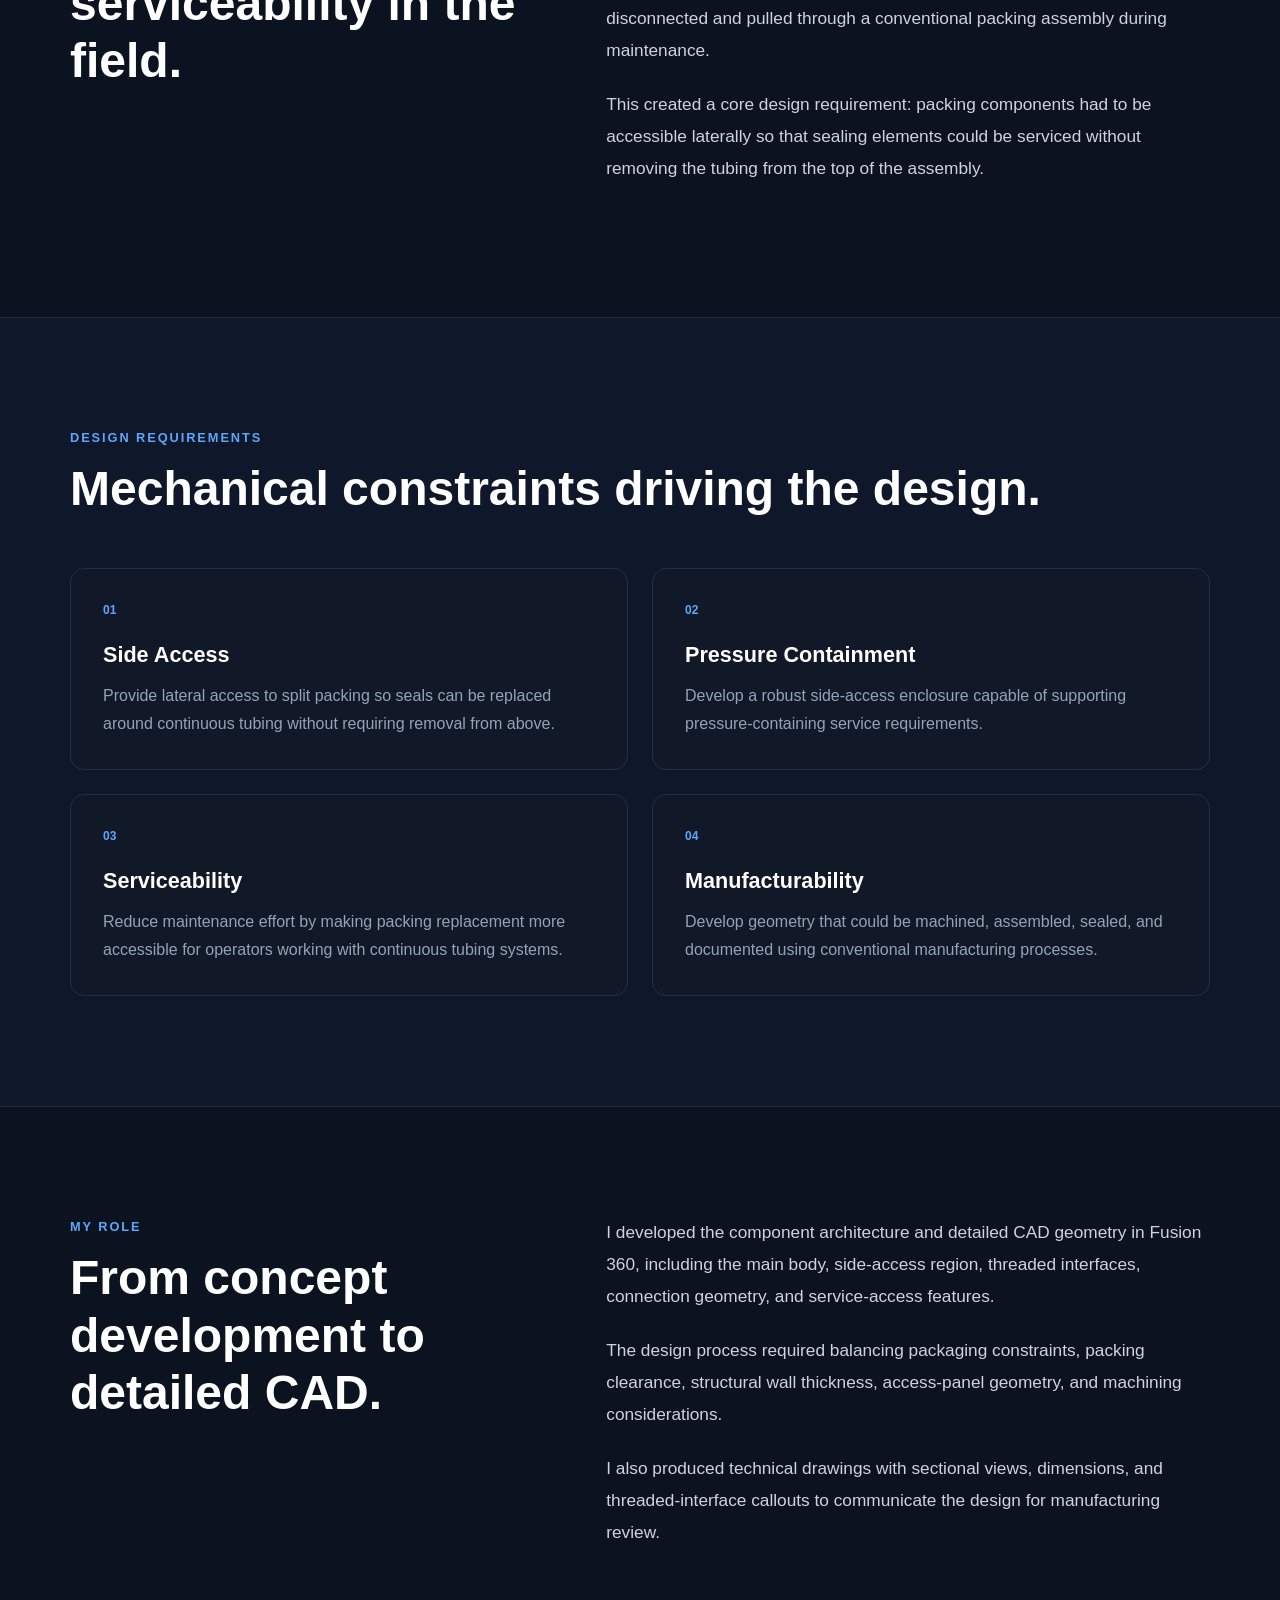
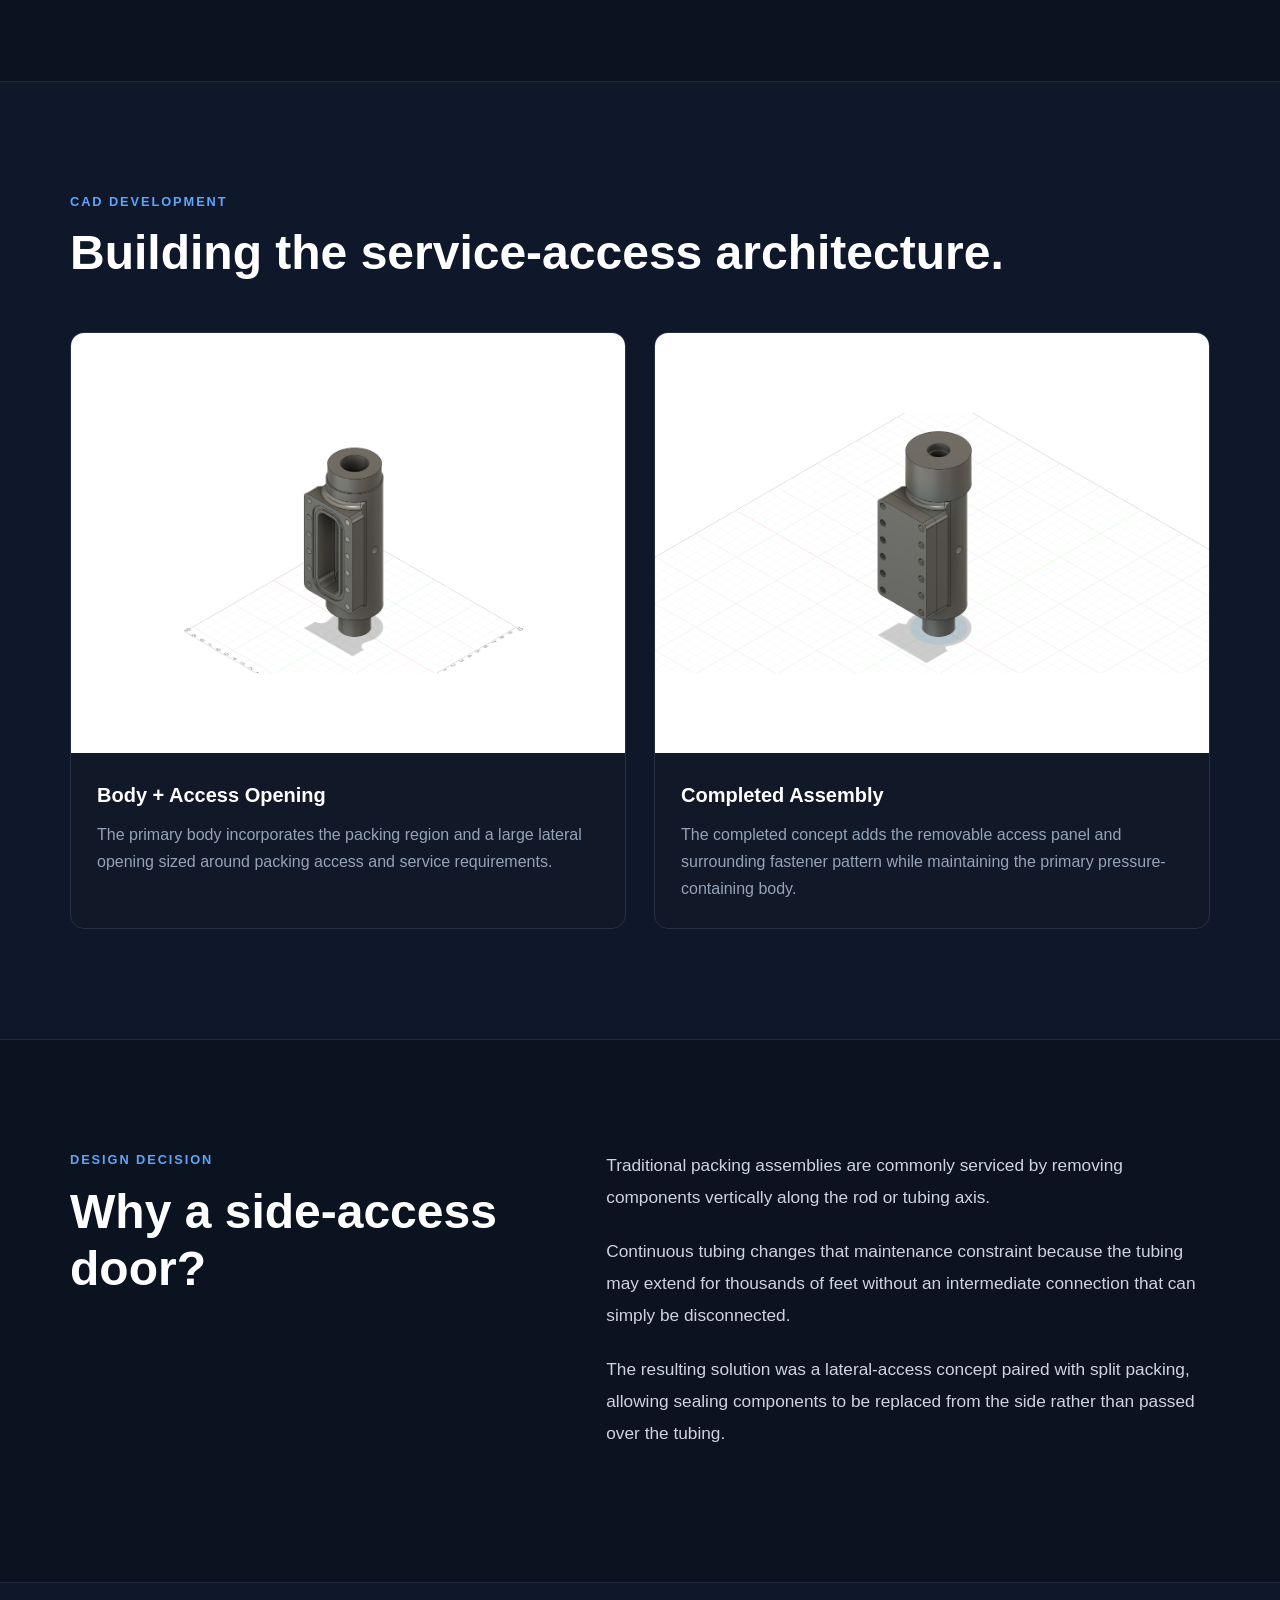
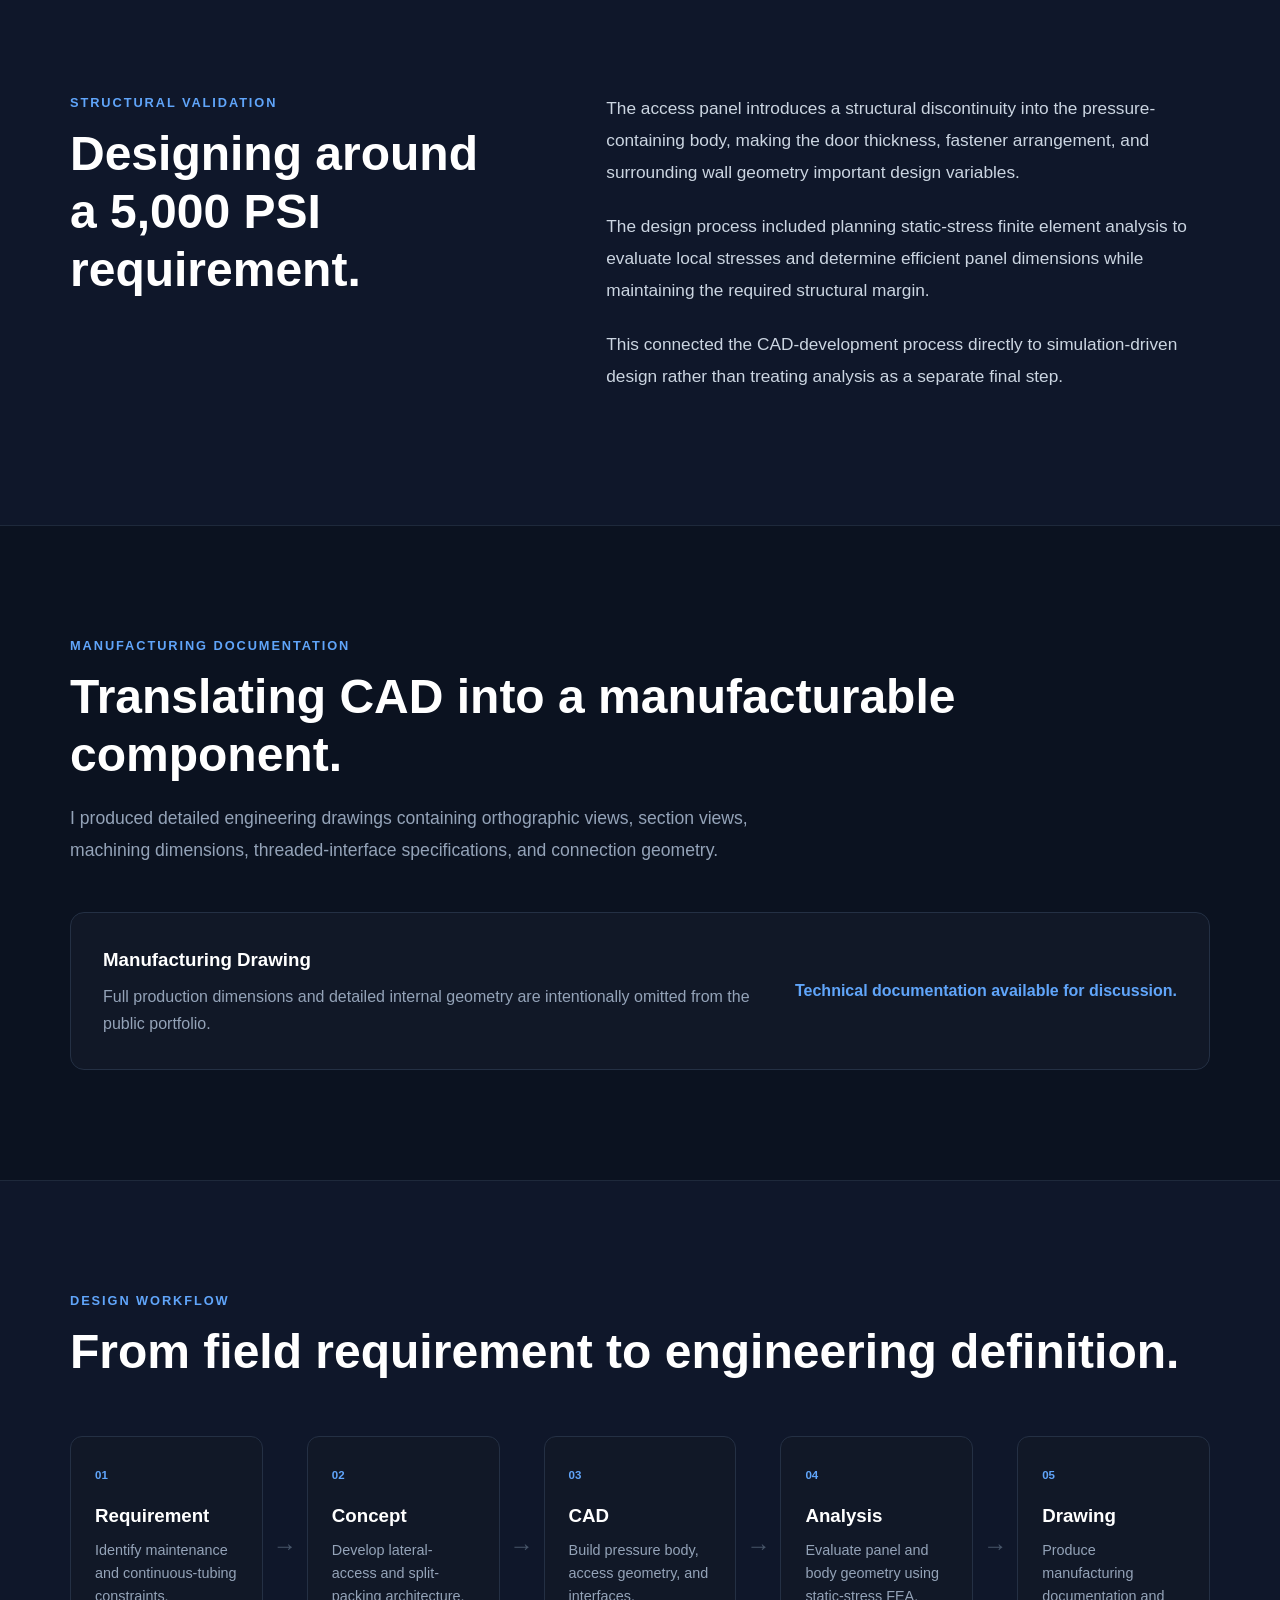
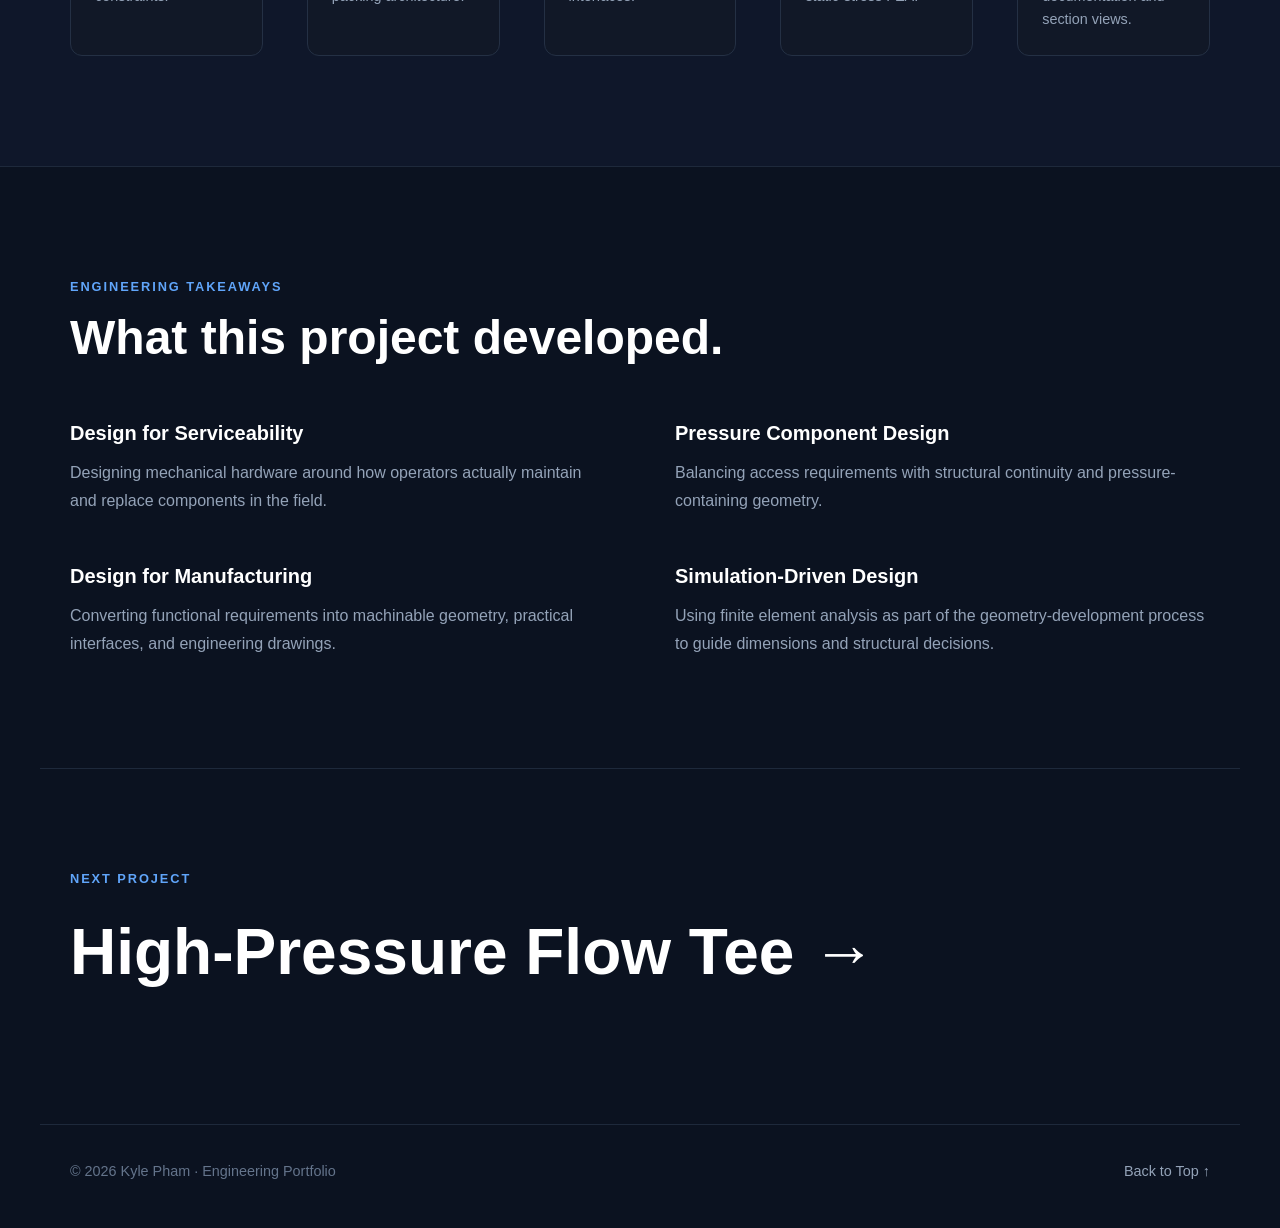
<file: projects/dual-stuffing-box.html>
<!DOCTYPE html>
<html lang="en">

<head>
  <meta charset="UTF-8">
  <meta name="viewport" content="width=device-width, initial-scale=1.0">

  <title>Dual Stuffing Box | Kyle Pham</title>

  <link rel="stylesheet" href="../style.css?v=9">
  <link rel="stylesheet" href="../project.css?v=7">
</head>

<body>

  <!-- NAV -->
  <nav class="project-nav">

    <a href="../index.html" class="back-link">
      ← Kyle Pham
    </a>

    <div class="project-nav-links">
      <a href="../index.html#projects">Projects</a>
      <a href="../index.html#about">About</a>
      <a href="../index.html#contact">Contact</a>
    </div>

  </nav>


  <!-- HERO -->
  <section class="project-hero">

    <p class="section-label">
      MECHANICAL DESIGN · PRODUCT DEVELOPMENT
    </p>

    <h1>
      Dual Stuffing<br>
      Box
    </h1>

    <p class="project-lead">
      Mechanical design of a serviceable dual-packing assembly for
      continuous tubing applications, developed around field-maintenance,
      pressure-containment, and manufacturing constraints.
    </p>

    <div class="tags project-hero-tags">
      <span>Fusion 360</span>
      <span>Mechanical Design</span>
      <span>DFM</span>
      <span>Technical Drawings</span>
      <span>FEA</span>
    </div>

  </section>


  <!-- HERO IMAGE -->
  <section class="project-wide-image">

    <img
      src="../assets/images/dual-stuffing-box.png"
      alt="Dual stuffing box CAD assembly"
    >

  </section>


  <!-- OVERVIEW -->
  <section class="project-page-section">

    <div class="project-two-column">

      <div>

        <p class="section-label">OVERVIEW</p>

        <h2>
          Designing for serviceability in the field.
        </h2>

      </div>

      <div class="project-body-text">

        <p>
          The project focused on developing a dual-packing stuffing-box
          architecture for equipment using continuous tubing.
        </p>

        <p>
          Unlike conventional jointed rod systems, continuous tubing
          cannot simply be disconnected and pulled through a conventional
          packing assembly during maintenance.
        </p>

        <p>
          This created a core design requirement: packing components had
          to be accessible laterally so that sealing elements could be
          serviced without removing the tubing from the top of the
          assembly.
        </p>

      </div>

    </div>

  </section>


  <!-- DESIGN REQUIREMENTS -->
  <section class="project-page-section project-section-dark">

    <p class="section-label">DESIGN REQUIREMENTS</p>

    <h2>Mechanical constraints driving the design.</h2>

    <div class="responsibility-grid">

      <div class="responsibility-card">

        <span class="card-number">01</span>

        <h3>Side Access</h3>

        <p>
          Provide lateral access to split packing so seals can be replaced
          around continuous tubing without requiring removal from above.
        </p>

      </div>


      <div class="responsibility-card">

        <span class="card-number">02</span>

        <h3>Pressure Containment</h3>

        <p>
          Develop a robust side-access enclosure capable of supporting
          pressure-containing service requirements.
        </p>

      </div>


      <div class="responsibility-card">

        <span class="card-number">03</span>

        <h3>Serviceability</h3>

        <p>
          Reduce maintenance effort by making packing replacement more
          accessible for operators working with continuous tubing systems.
        </p>

      </div>


      <div class="responsibility-card">

        <span class="card-number">04</span>

        <h3>Manufacturability</h3>

        <p>
          Develop geometry that could be machined, assembled, sealed,
          and documented using conventional manufacturing processes.
        </p>

      </div>

    </div>

  </section>


  <!-- MY ROLE -->
  <section class="project-page-section">

    <div class="project-two-column">

      <div>

        <p class="section-label">MY ROLE</p>

        <h2>
          From concept development to detailed CAD.
        </h2>

      </div>

      <div class="project-body-text">

        <p>
          I developed the component architecture and detailed CAD geometry
          in Fusion 360, including the main body, side-access region,
          threaded interfaces, connection geometry, and service-access
          features.
        </p>

        <p>
          The design process required balancing packaging constraints,
          packing clearance, structural wall thickness, access-panel
          geometry, and machining considerations.
        </p>

        <p>
          I also produced technical drawings with sectional views,
          dimensions, and threaded-interface callouts to communicate the
          design for manufacturing review.
        </p>

      </div>

    </div>

  </section>


  <!-- CAD DEVELOPMENT -->
  <section class="project-page-section project-section-dark">

    <p class="section-label">CAD DEVELOPMENT</p>

    <h2>Building the service-access architecture.</h2>

    <div class="cad-gallery">

      <div class="cad-gallery-item">

        <img
          src="../assets/images/stuffing-box-body.png"
          alt="Dual stuffing box body and side access CAD"
        >

        <div class="cad-gallery-text">

          <h3>Body + Access Opening</h3>

          <p>
            The primary body incorporates the packing region and a large
            lateral opening sized around packing access and service
            requirements.
          </p>

        </div>

      </div>


      <div class="cad-gallery-item">

        <img
          src="../assets/images/dual-stuffing-box.png"
          alt="Completed dual stuffing box CAD assembly"
        >

        <div class="cad-gallery-text">

          <h3>Completed Assembly</h3>

          <p>
            The completed concept adds the removable access panel and
            surrounding fastener pattern while maintaining the primary
            pressure-containing body.
          </p>

        </div>

      </div>

    </div>

  </section>


  <!-- ENGINEERING DECISION -->
  <section class="project-page-section">

    <div class="project-two-column">

      <div>

        <p class="section-label">DESIGN DECISION</p>

        <h2>
          Why a side-access door?
        </h2>

      </div>

      <div class="project-body-text">

        <p>
          Traditional packing assemblies are commonly serviced by
          removing components vertically along the rod or tubing axis.
        </p>

        <p>
          Continuous tubing changes that maintenance constraint because
          the tubing may extend for thousands of feet without an
          intermediate connection that can simply be disconnected.
        </p>

        <p>
          The resulting solution was a lateral-access concept paired with
          split packing, allowing sealing components to be replaced from
          the side rather than passed over the tubing.
        </p>

      </div>

    </div>

  </section>


  <!-- STRUCTURAL VALIDATION -->
  <section class="project-page-section project-section-dark">

    <div class="project-two-column">

      <div>

        <p class="section-label">STRUCTURAL VALIDATION</p>

        <h2>
          Designing around a 5,000 PSI requirement.
        </h2>

      </div>

      <div class="project-body-text">

        <p>
          The access panel introduces a structural discontinuity into the
          pressure-containing body, making the door thickness, fastener
          arrangement, and surrounding wall geometry important design
          variables.
        </p>

        <p>
          The design process included planning static-stress finite element
          analysis to evaluate local stresses and determine efficient panel
          dimensions while maintaining the required structural margin.
        </p>

        <p>
          This connected the CAD-development process directly to
          simulation-driven design rather than treating analysis as a
          separate final step.
        </p>

      </div>

    </div>

  </section>


  <!-- MANUFACTURING DOCUMENTATION -->
  <section class="project-page-section">

    <p class="section-label">MANUFACTURING DOCUMENTATION</p>

    <h2>Translating CAD into a manufacturable component.</h2>

    <p class="project-section-intro">
      I produced detailed engineering drawings containing orthographic
      views, section views, machining dimensions, threaded-interface
      specifications, and connection geometry.
    </p>

    <div class="documentation-note">

      <div>

        <h3>Manufacturing Drawing</h3>

        <p>
          Full production dimensions and detailed internal geometry are
          intentionally omitted from the public portfolio.
        </p>

      </div>

      <span>
        Technical documentation available for discussion.
      </span>

    </div>

  </section>


  <!-- WORKFLOW -->
  <section class="project-page-section project-section-dark">

    <p class="section-label">DESIGN WORKFLOW</p>

    <h2>From field requirement to engineering definition.</h2>

    <div class="workflow">

      <div class="workflow-step">
        <span>01</span>
        <h3>Requirement</h3>
        <p>
          Identify maintenance and continuous-tubing constraints.
        </p>
      </div>

      <div class="workflow-arrow">→</div>

      <div class="workflow-step">
        <span>02</span>
        <h3>Concept</h3>
        <p>
          Develop lateral-access and split-packing architecture.
        </p>
      </div>

      <div class="workflow-arrow">→</div>

      <div class="workflow-step">
        <span>03</span>
        <h3>CAD</h3>
        <p>
          Build pressure body, access geometry, and interfaces.
        </p>
      </div>

      <div class="workflow-arrow">→</div>

      <div class="workflow-step">
        <span>04</span>
        <h3>Analysis</h3>
        <p>
          Evaluate panel and body geometry using static-stress FEA.
        </p>
      </div>

      <div class="workflow-arrow">→</div>

      <div class="workflow-step">
        <span>05</span>
        <h3>Drawing</h3>
        <p>
          Produce manufacturing documentation and section views.
        </p>
      </div>

    </div>

  </section>


  <!-- TAKEAWAYS -->
  <section class="project-page-section">

    <p class="section-label">ENGINEERING TAKEAWAYS</p>

    <h2>What this project developed.</h2>

    <div class="takeaway-grid">

      <div>

        <h3>Design for Serviceability</h3>

        <p>
          Designing mechanical hardware around how operators actually
          maintain and replace components in the field.
        </p>

      </div>


      <div>

        <h3>Pressure Component Design</h3>

        <p>
          Balancing access requirements with structural continuity and
          pressure-containing geometry.
        </p>

      </div>


      <div>

        <h3>Design for Manufacturing</h3>

        <p>
          Converting functional requirements into machinable geometry,
          practical interfaces, and engineering drawings.
        </p>

      </div>


      <div>

        <h3>Simulation-Driven Design</h3>

        <p>
          Using finite element analysis as part of the geometry-development
          process to guide dimensions and structural decisions.
        </p>

      </div>

    </div>

  </section>


  <!-- NEXT PROJECT -->
  <section class="next-project">

    <p class="section-label">NEXT PROJECT</p>

    <a href="flow-tee.html">
      High-Pressure Flow Tee →
    </a>

  </section>

<footer class="project-footer">

  <p>
    © 2026 Kyle Pham · Engineering Portfolio
  </p>

  <a href="#">
    Back to Top ↑
  </a>

</footer>
</body>

</html>
</file>
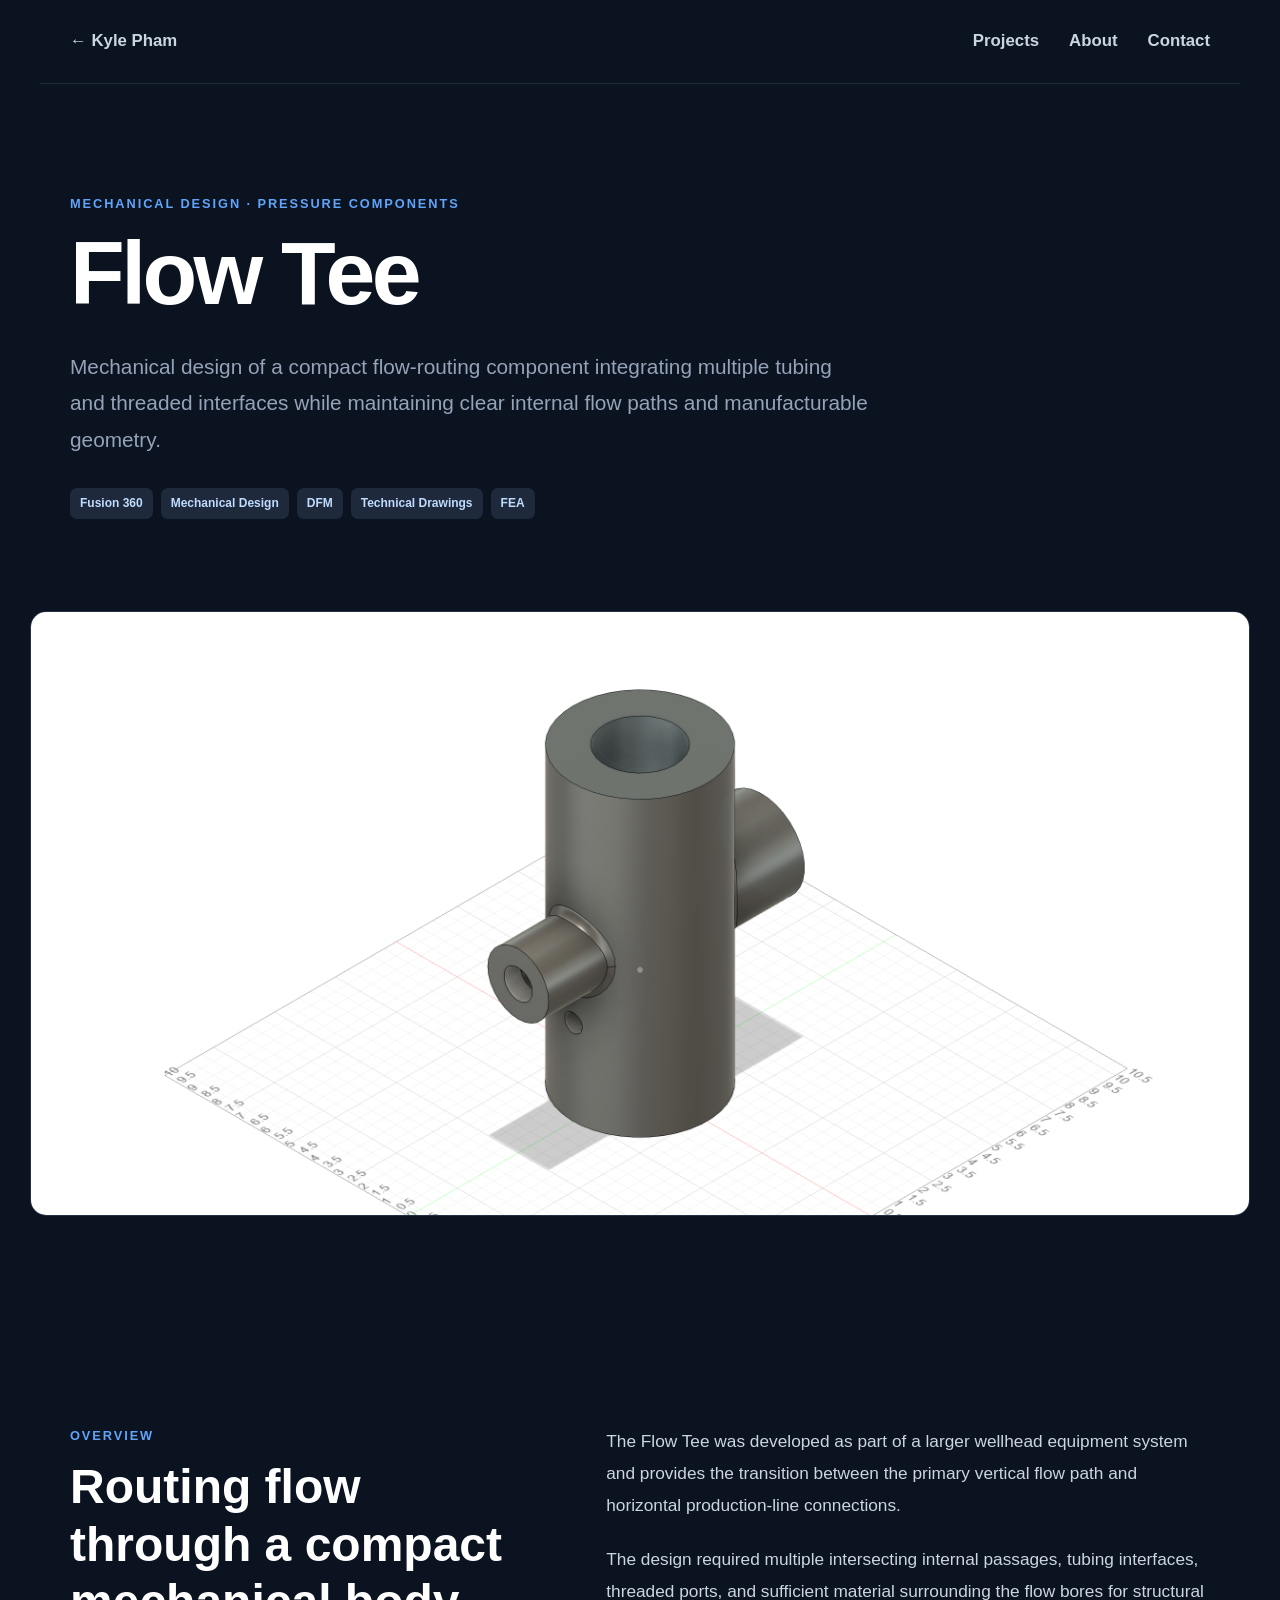
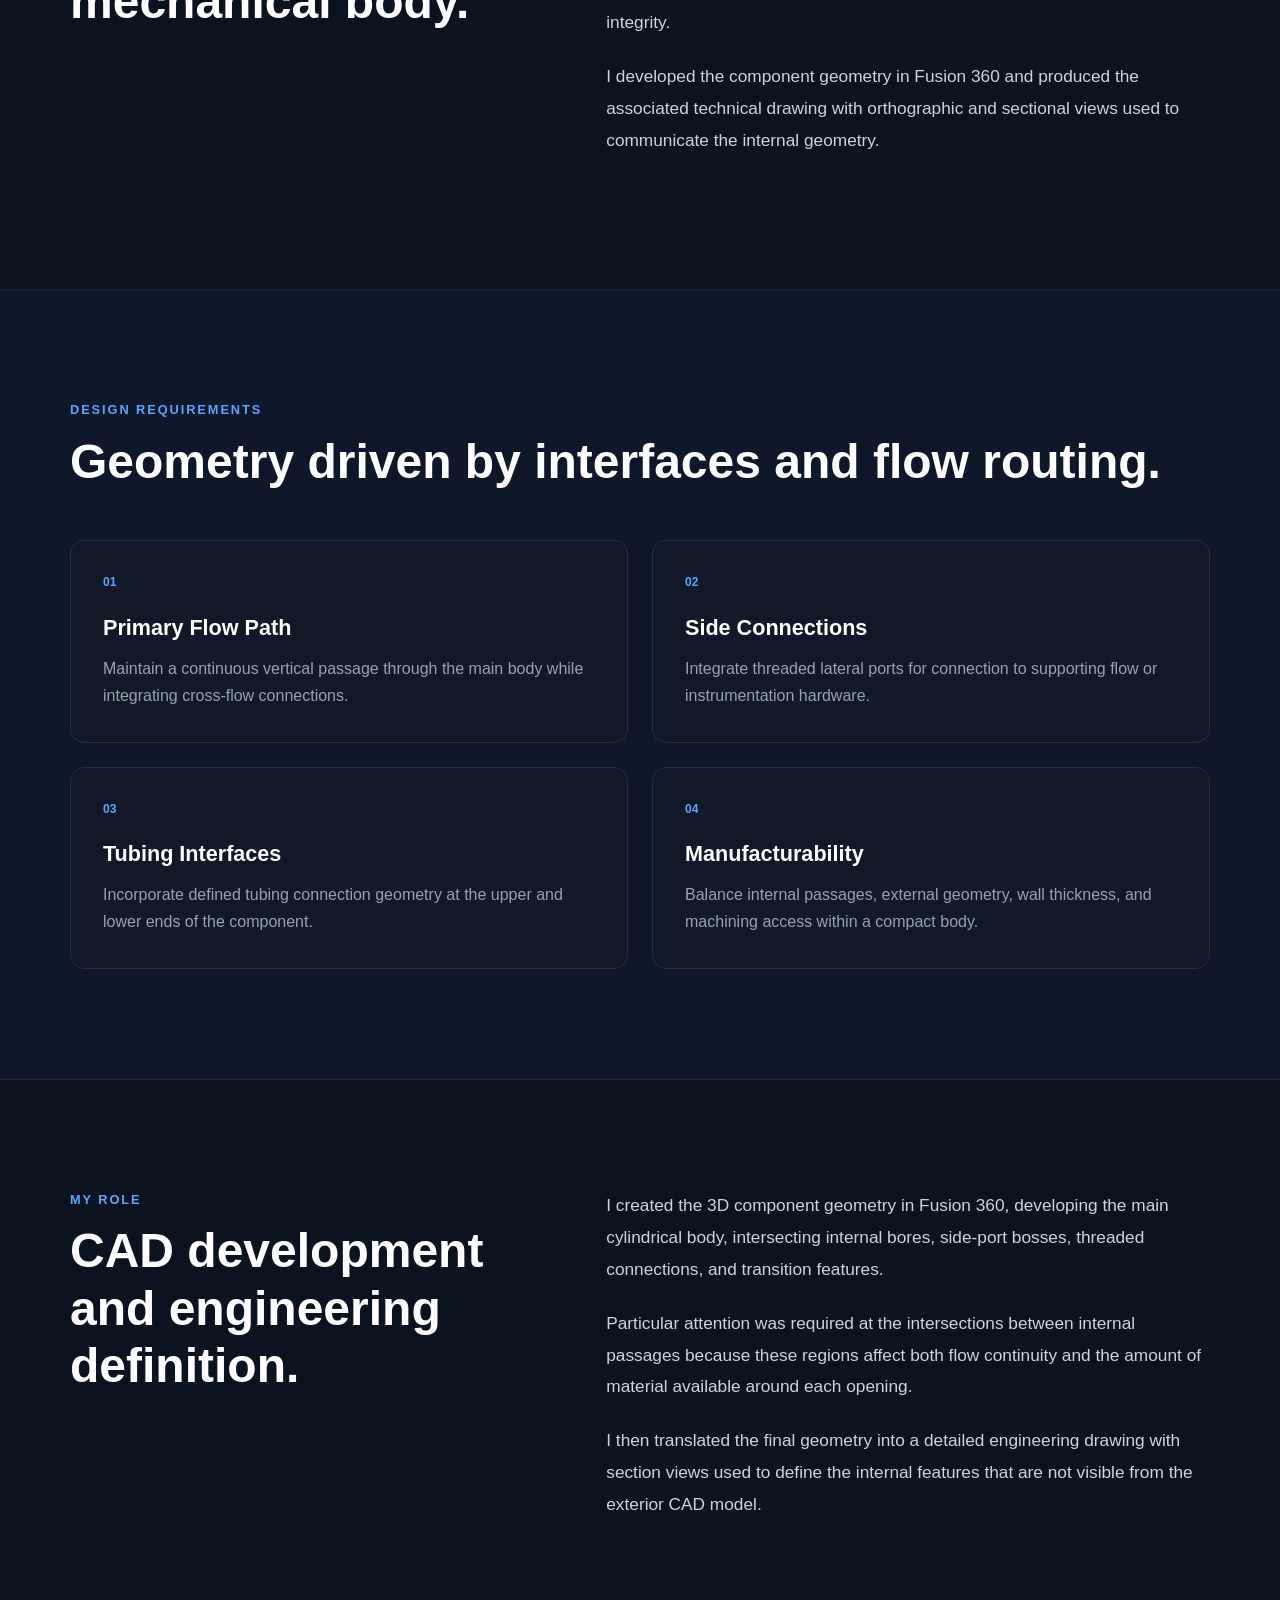
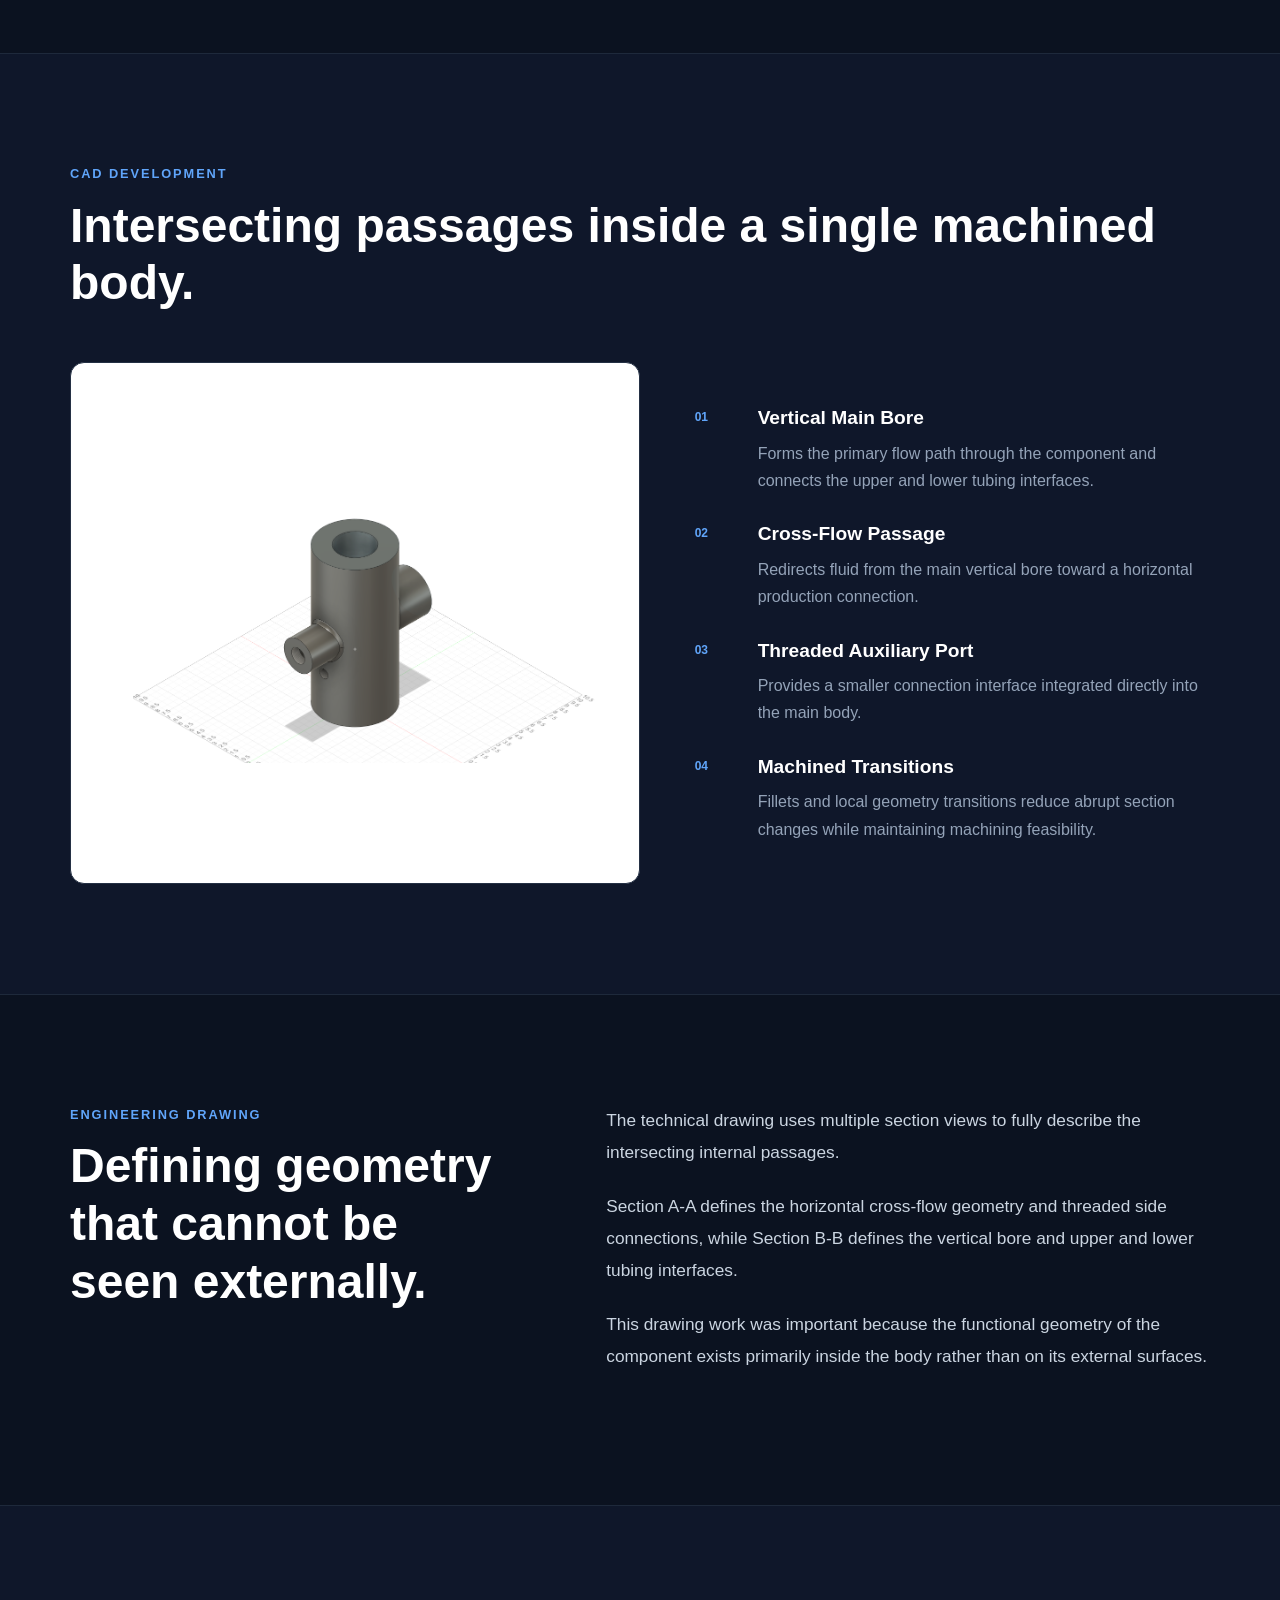
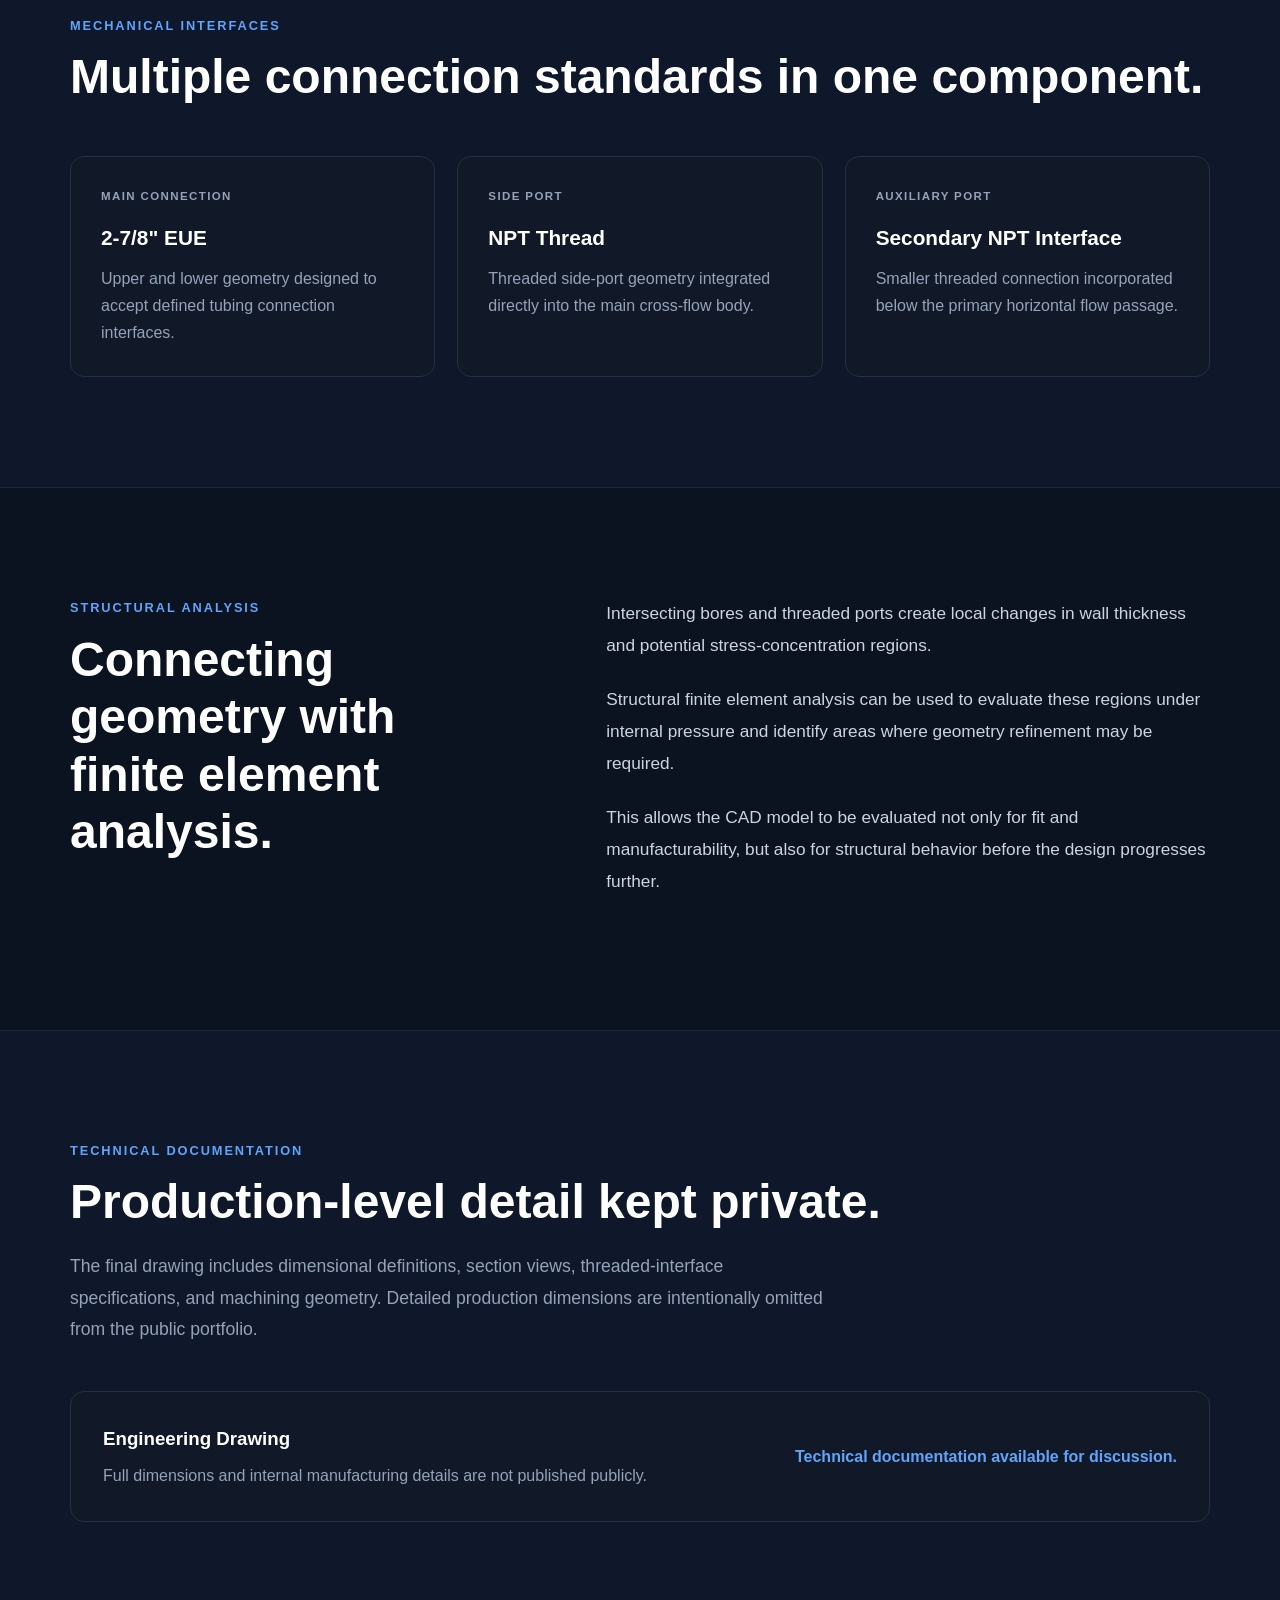
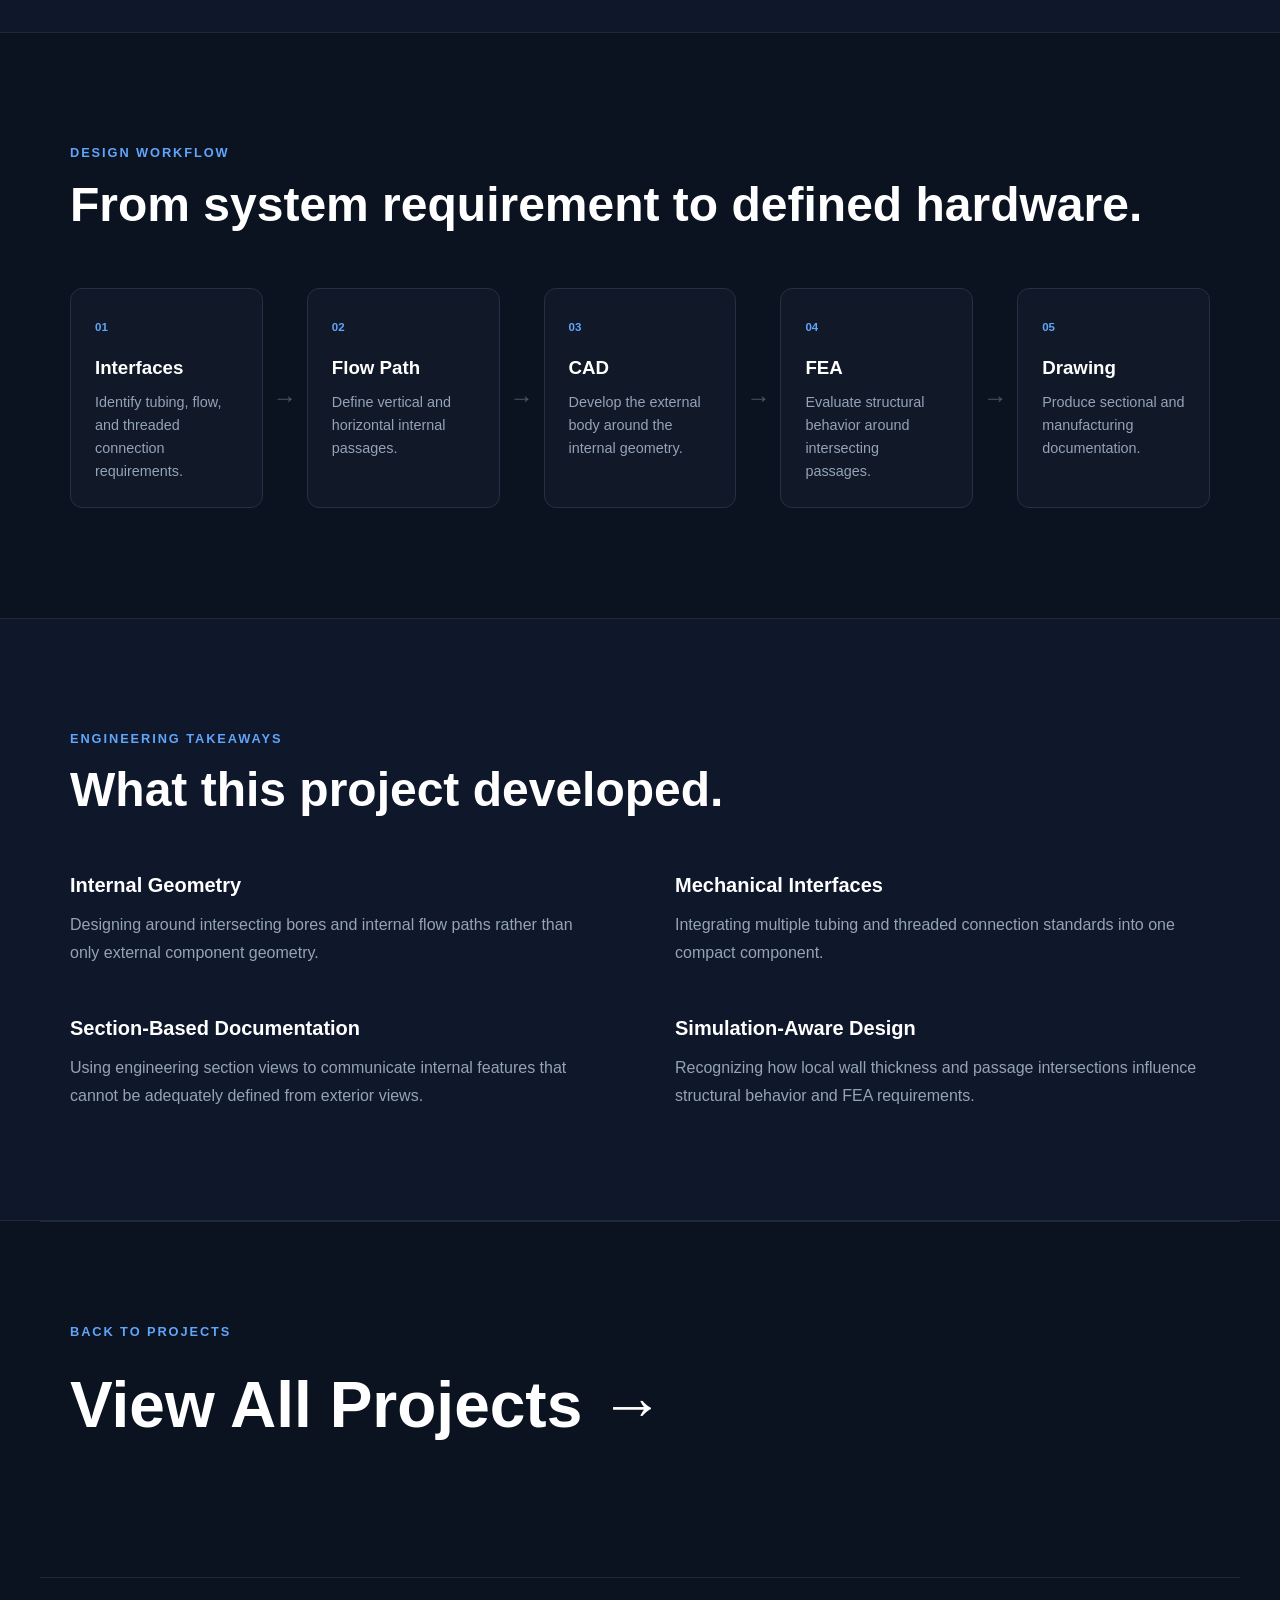
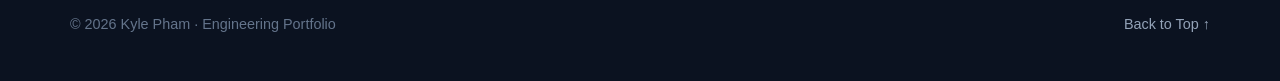
<file: projects/flow-tee.html>
<!DOCTYPE html>
<html lang="en">

<head>
  <meta charset="UTF-8">
  <meta name="viewport" content="width=device-width, initial-scale=1.0">

  <title>Flow Tee | Kyle Pham</title>

  <link rel="stylesheet" href="../style.css?v=9">
  <link rel="stylesheet" href="../project.css?v=7">
</head>

<body>

  <!-- NAV -->
  <nav class="project-nav">

    <a href="../index.html" class="back-link">
      ← Kyle Pham
    </a>

    <div class="project-nav-links">
      <a href="../index.html#projects">Projects</a>
      <a href="../index.html#about">About</a>
      <a href="../index.html#contact">Contact</a>
    </div>

  </nav>


  <!-- HERO -->
  <section class="project-hero">

    <p class="section-label">
      MECHANICAL DESIGN · PRESSURE COMPONENTS
    </p>

    <h1>
      Flow Tee
    </h1>

    <p class="project-lead">
      Mechanical design of a compact flow-routing component integrating
      multiple tubing and threaded interfaces while maintaining clear
      internal flow paths and manufacturable geometry.
    </p>

    <div class="tags project-hero-tags">
      <span>Fusion 360</span>
      <span>Mechanical Design</span>
      <span>DFM</span>
      <span>Technical Drawings</span>
      <span>FEA</span>
    </div>

  </section>


  <!-- HERO IMAGE -->
  <section class="project-wide-image">

    <img
      src="../assets/images/flow-tee.png"
      alt="Flow tee CAD model"
    >

  </section>


  <!-- OVERVIEW -->
  <section class="project-page-section">

    <div class="project-two-column">

      <div>

        <p class="section-label">OVERVIEW</p>

        <h2>
          Routing flow through a compact mechanical body.
        </h2>

      </div>

      <div class="project-body-text">

        <p>
          The Flow Tee was developed as part of a larger wellhead
          equipment system and provides the transition between the
          primary vertical flow path and horizontal production-line
          connections.
        </p>

        <p>
          The design required multiple intersecting internal passages,
          tubing interfaces, threaded ports, and sufficient material
          surrounding the flow bores for structural integrity.
        </p>

        <p>
          I developed the component geometry in Fusion 360 and produced
          the associated technical drawing with orthographic and sectional
          views used to communicate the internal geometry.
        </p>

      </div>

    </div>

  </section>


  <!-- DESIGN REQUIREMENTS -->
  <section class="project-page-section project-section-dark">

    <p class="section-label">DESIGN REQUIREMENTS</p>

    <h2>Geometry driven by interfaces and flow routing.</h2>

    <div class="responsibility-grid">

      <div class="responsibility-card">

        <span class="card-number">01</span>

        <h3>Primary Flow Path</h3>

        <p>
          Maintain a continuous vertical passage through the main body
          while integrating cross-flow connections.
        </p>

      </div>


      <div class="responsibility-card">

        <span class="card-number">02</span>

        <h3>Side Connections</h3>

        <p>
          Integrate threaded lateral ports for connection to supporting
          flow or instrumentation hardware.
        </p>

      </div>


      <div class="responsibility-card">

        <span class="card-number">03</span>

        <h3>Tubing Interfaces</h3>

        <p>
          Incorporate defined tubing connection geometry at the upper and
          lower ends of the component.
        </p>

      </div>


      <div class="responsibility-card">

        <span class="card-number">04</span>

        <h3>Manufacturability</h3>

        <p>
          Balance internal passages, external geometry, wall thickness,
          and machining access within a compact body.
        </p>

      </div>

    </div>

  </section>


  <!-- MY ROLE -->
  <section class="project-page-section">

    <div class="project-two-column">

      <div>

        <p class="section-label">MY ROLE</p>

        <h2>
          CAD development and engineering definition.
        </h2>

      </div>

      <div class="project-body-text">

        <p>
          I created the 3D component geometry in Fusion 360, developing
          the main cylindrical body, intersecting internal bores,
          side-port bosses, threaded connections, and transition
          features.
        </p>

        <p>
          Particular attention was required at the intersections between
          internal passages because these regions affect both flow
          continuity and the amount of material available around each
          opening.
        </p>

        <p>
          I then translated the final geometry into a detailed engineering
          drawing with section views used to define the internal features
          that are not visible from the exterior CAD model.
        </p>

      </div>

    </div>

  </section>


  <!-- GEOMETRY -->
  <section class="project-page-section project-section-dark">

    <p class="section-label">CAD DEVELOPMENT</p>

    <h2>Intersecting passages inside a single machined body.</h2>

    <div class="flow-feature-grid">

      <div class="flow-feature-visual">

        <img
          src="../assets/images/flow-tee.png"
          alt="Flow tee CAD geometry"
        >

      </div>


      <div class="flow-feature-list">

        <div class="flow-feature">

          <span>01</span>

          <div>
            <h3>Vertical Main Bore</h3>

            <p>
              Forms the primary flow path through the component and
              connects the upper and lower tubing interfaces.
            </p>
          </div>

        </div>


        <div class="flow-feature">

          <span>02</span>

          <div>
            <h3>Cross-Flow Passage</h3>

            <p>
              Redirects fluid from the main vertical bore toward a
              horizontal production connection.
            </p>
          </div>

        </div>


        <div class="flow-feature">

          <span>03</span>

          <div>
            <h3>Threaded Auxiliary Port</h3>

            <p>
              Provides a smaller connection interface integrated directly
              into the main body.
            </p>
          </div>

        </div>


        <div class="flow-feature">

          <span>04</span>

          <div>
            <h3>Machined Transitions</h3>

            <p>
              Fillets and local geometry transitions reduce abrupt
              section changes while maintaining machining feasibility.
            </p>
          </div>

        </div>

      </div>

    </div>

  </section>


  <!-- SECTION VIEWS -->
  <section class="project-page-section">

    <div class="project-two-column">

      <div>

        <p class="section-label">ENGINEERING DRAWING</p>

        <h2>
          Defining geometry that cannot be seen externally.
        </h2>

      </div>

      <div class="project-body-text">

        <p>
          The technical drawing uses multiple section views to fully
          describe the intersecting internal passages.
        </p>

        <p>
          Section A-A defines the horizontal cross-flow geometry and
          threaded side connections, while Section B-B defines the
          vertical bore and upper and lower tubing interfaces.
        </p>

        <p>
          This drawing work was important because the functional geometry
          of the component exists primarily inside the body rather than
          on its external surfaces.
        </p>

      </div>

    </div>

  </section>


  <!-- INTERFACES -->
  <section class="project-page-section project-section-dark">

    <p class="section-label">MECHANICAL INTERFACES</p>

    <h2>Multiple connection standards in one component.</h2>

    <div class="interface-grid">

      <div class="interface-card">

        <p class="interface-label">MAIN CONNECTION</p>

        <h3>2-7/8" EUE</h3>

        <p>
          Upper and lower geometry designed to accept defined tubing
          connection interfaces.
        </p>

      </div>


      <div class="interface-card">

        <p class="interface-label">SIDE PORT</p>

        <h3>NPT Thread</h3>

        <p>
          Threaded side-port geometry integrated directly into the main
          cross-flow body.
        </p>

      </div>


      <div class="interface-card">

        <p class="interface-label">AUXILIARY PORT</p>

        <h3>Secondary NPT Interface</h3>

        <p>
          Smaller threaded connection incorporated below the primary
          horizontal flow passage.
        </p>

      </div>

    </div>

  </section>


  <!-- STRUCTURAL ANALYSIS -->
  <section class="project-page-section">

    <div class="project-two-column">

      <div>

        <p class="section-label">STRUCTURAL ANALYSIS</p>

        <h2>
          Connecting geometry with finite element analysis.
        </h2>

      </div>

      <div class="project-body-text">

        <p>
          Intersecting bores and threaded ports create local changes in
          wall thickness and potential stress-concentration regions.
        </p>

        <p>
          Structural finite element analysis can be used to evaluate these
          regions under internal pressure and identify areas where geometry
          refinement may be required.
        </p>

        <p>
          This allows the CAD model to be evaluated not only for fit and
          manufacturability, but also for structural behavior before the
          design progresses further.
        </p>

      </div>

    </div>

  </section>


  <!-- PUBLIC DOCUMENTATION NOTE -->
  <section class="project-page-section project-section-dark">

    <p class="section-label">TECHNICAL DOCUMENTATION</p>

    <h2>Production-level detail kept private.</h2>

    <p class="project-section-intro">
      The final drawing includes dimensional definitions, section views,
      threaded-interface specifications, and machining geometry. Detailed
      production dimensions are intentionally omitted from the public
      portfolio.
    </p>

    <div class="documentation-note">

      <div>

        <h3>Engineering Drawing</h3>

        <p>
          Full dimensions and internal manufacturing details are not
          published publicly.
        </p>

      </div>

      <span>
        Technical documentation available for discussion.
      </span>

    </div>

  </section>


  <!-- WORKFLOW -->
  <section class="project-page-section">

    <p class="section-label">DESIGN WORKFLOW</p>

    <h2>From system requirement to defined hardware.</h2>

    <div class="workflow">

      <div class="workflow-step">
        <span>01</span>
        <h3>Interfaces</h3>
        <p>
          Identify tubing, flow, and threaded connection requirements.
        </p>
      </div>

      <div class="workflow-arrow">→</div>

      <div class="workflow-step">
        <span>02</span>
        <h3>Flow Path</h3>
        <p>
          Define vertical and horizontal internal passages.
        </p>
      </div>

      <div class="workflow-arrow">→</div>

      <div class="workflow-step">
        <span>03</span>
        <h3>CAD</h3>
        <p>
          Develop the external body around the internal geometry.
        </p>
      </div>

      <div class="workflow-arrow">→</div>

      <div class="workflow-step">
        <span>04</span>
        <h3>FEA</h3>
        <p>
          Evaluate structural behavior around intersecting passages.
        </p>
      </div>

      <div class="workflow-arrow">→</div>

      <div class="workflow-step">
        <span>05</span>
        <h3>Drawing</h3>
        <p>
          Produce sectional and manufacturing documentation.
        </p>
      </div>

    </div>

  </section>


  <!-- TAKEAWAYS -->
  <section class="project-page-section project-section-dark">

    <p class="section-label">ENGINEERING TAKEAWAYS</p>

    <h2>What this project developed.</h2>

    <div class="takeaway-grid">

      <div>

        <h3>Internal Geometry</h3>

        <p>
          Designing around intersecting bores and internal flow paths
          rather than only external component geometry.
        </p>

      </div>


      <div>

        <h3>Mechanical Interfaces</h3>

        <p>
          Integrating multiple tubing and threaded connection standards
          into one compact component.
        </p>

      </div>


      <div>

        <h3>Section-Based Documentation</h3>

        <p>
          Using engineering section views to communicate internal
          features that cannot be adequately defined from exterior views.
        </p>

      </div>


      <div>

        <h3>Simulation-Aware Design</h3>

        <p>
          Recognizing how local wall thickness and passage intersections
          influence structural behavior and FEA requirements.
        </p>

      </div>

    </div>

  </section>


  <!-- NEXT -->
  <section class="next-project">

    <p class="section-label">BACK TO PROJECTS</p>

    <a href="../index.html#projects">
      View All Projects →
    </a>

  </section>

<footer class="project-footer">

  <p>
    © 2026 Kyle Pham · Engineering Portfolio
  </p>

  <a href="#">
    Back to Top ↑
  </a>

</footer>
</body>

</html>
</file>
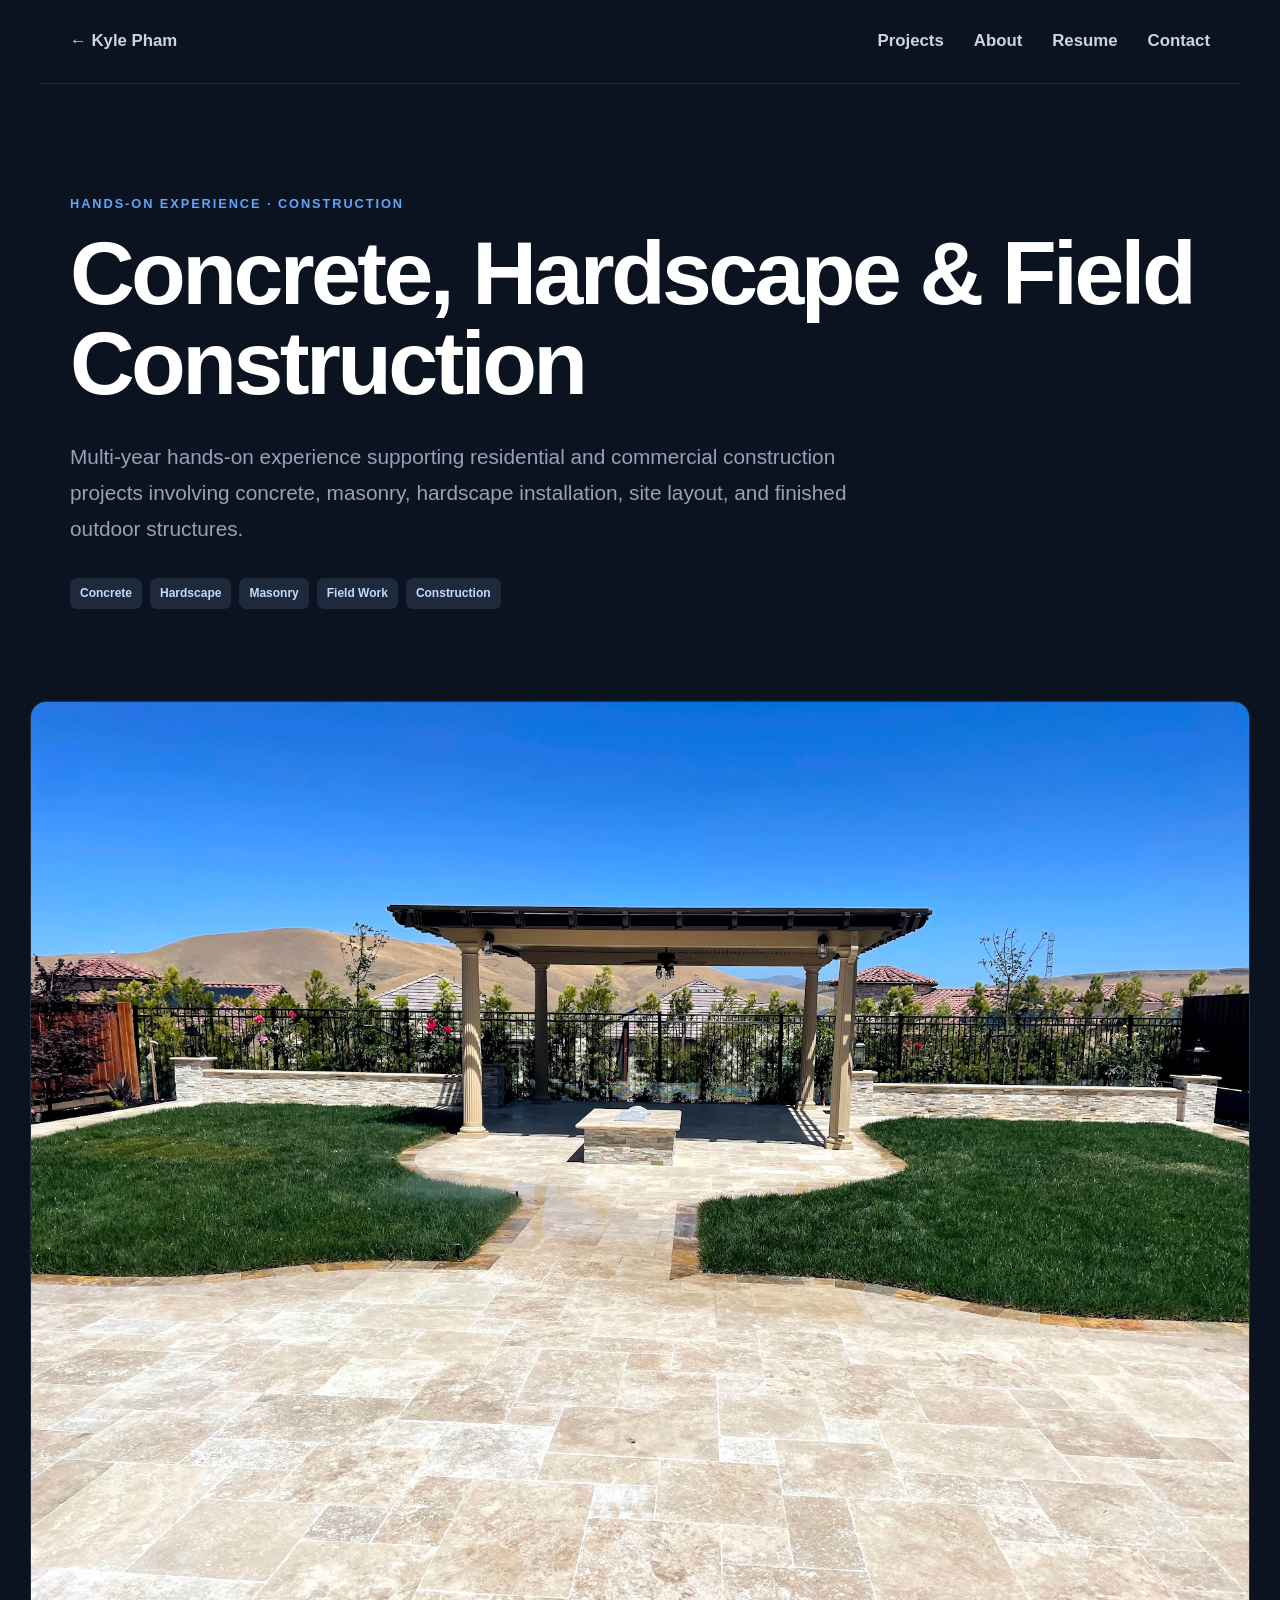
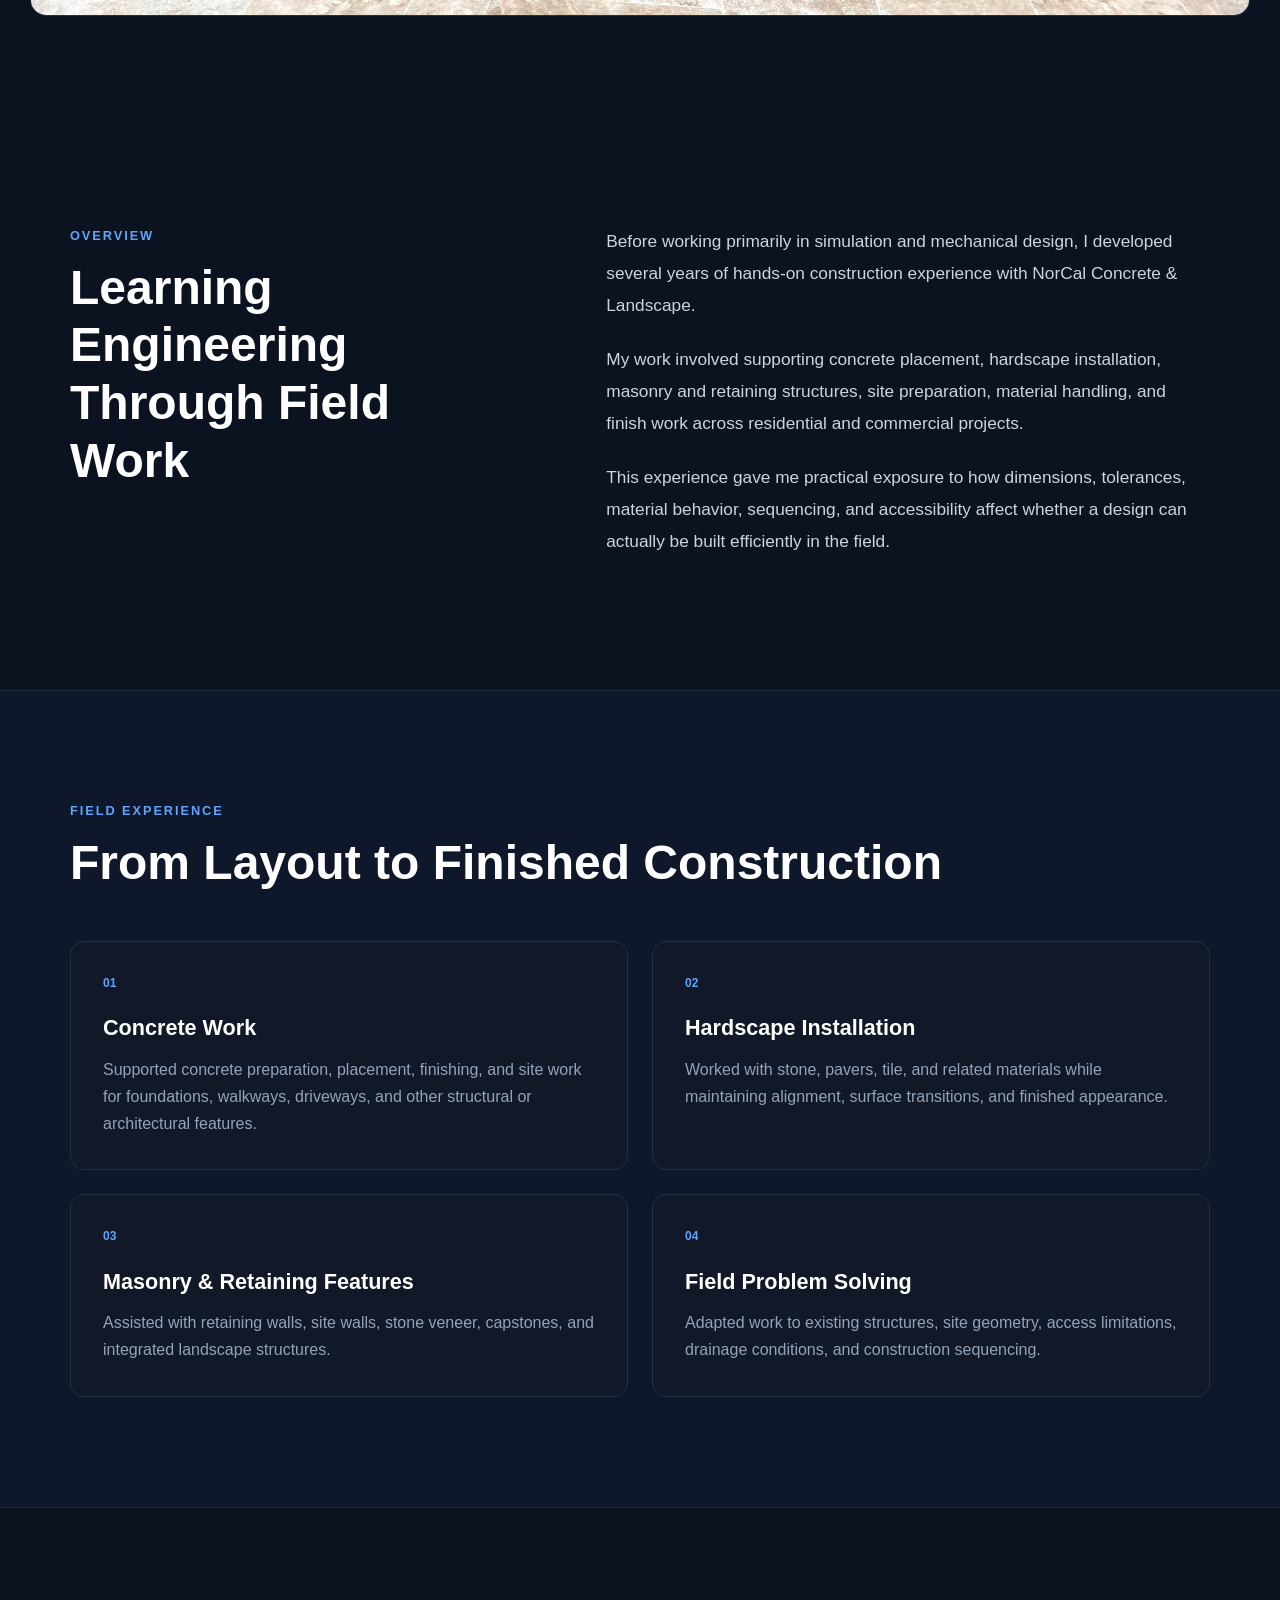
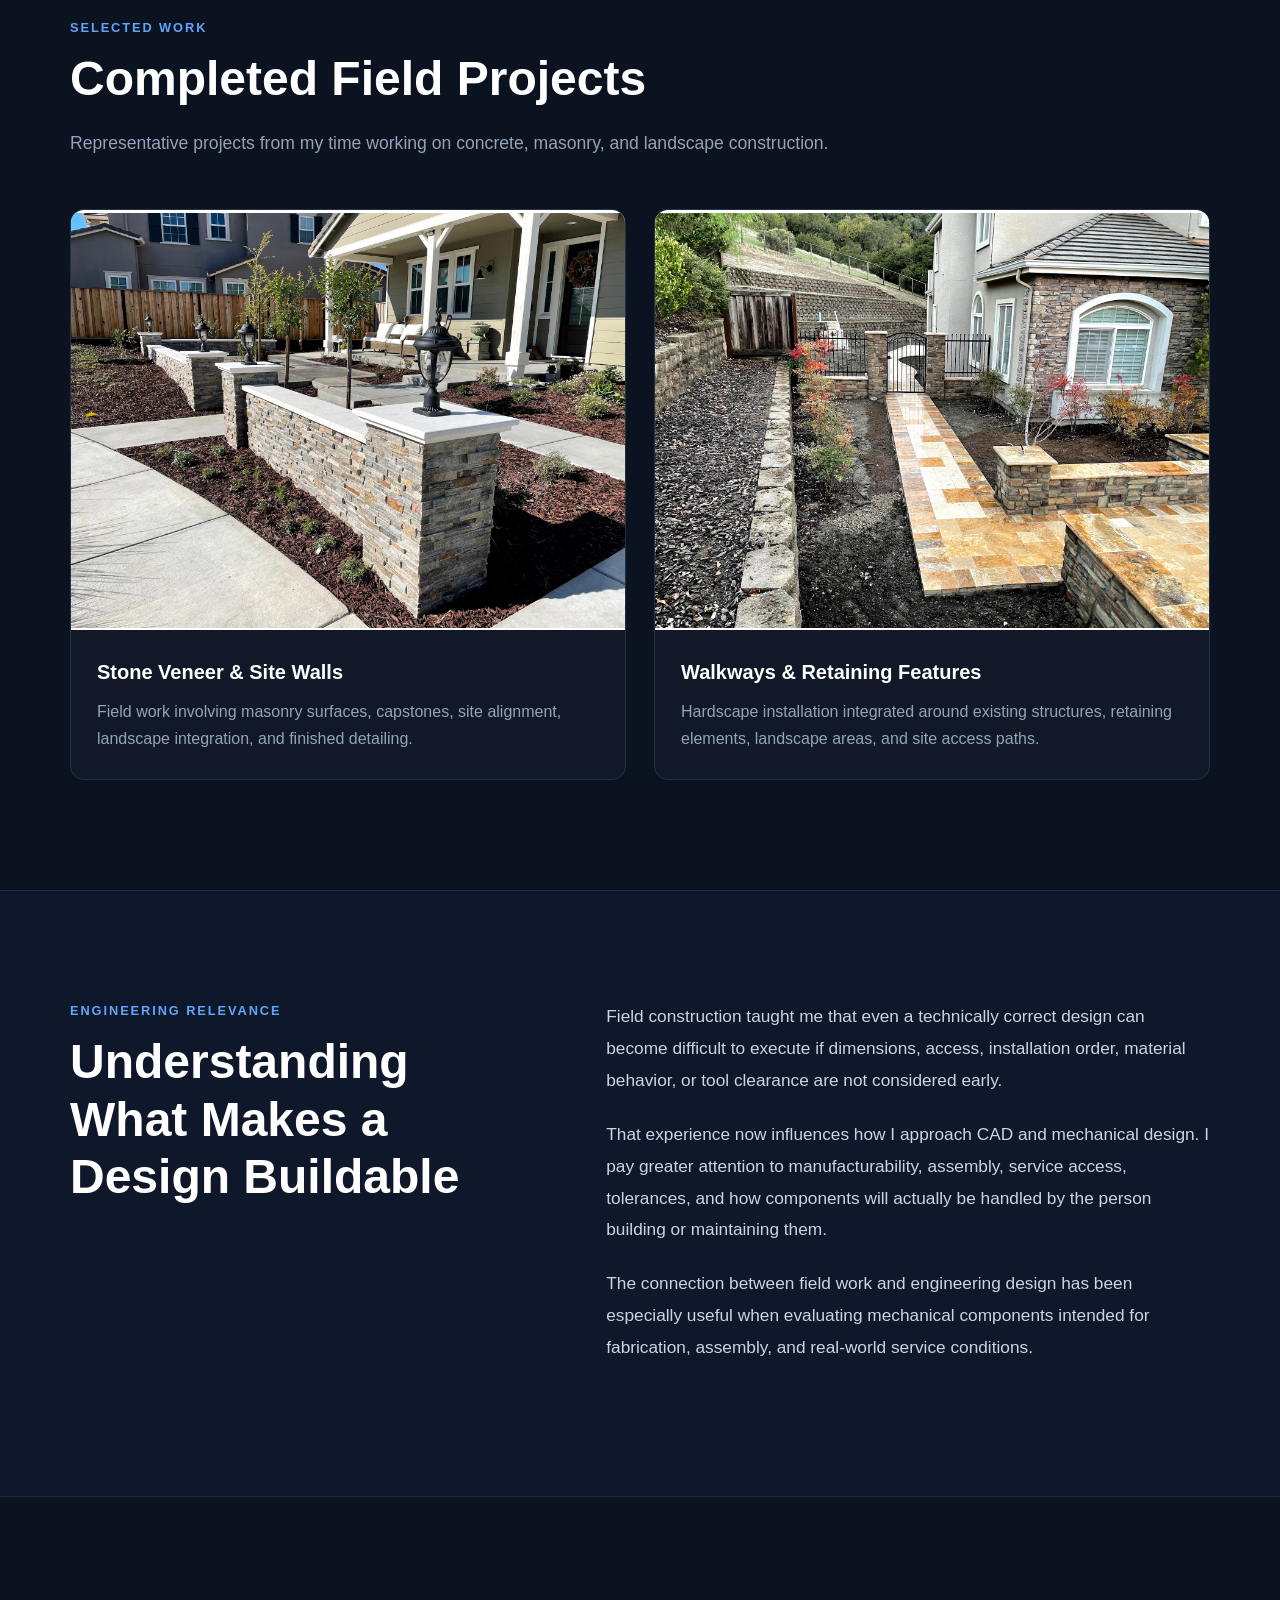
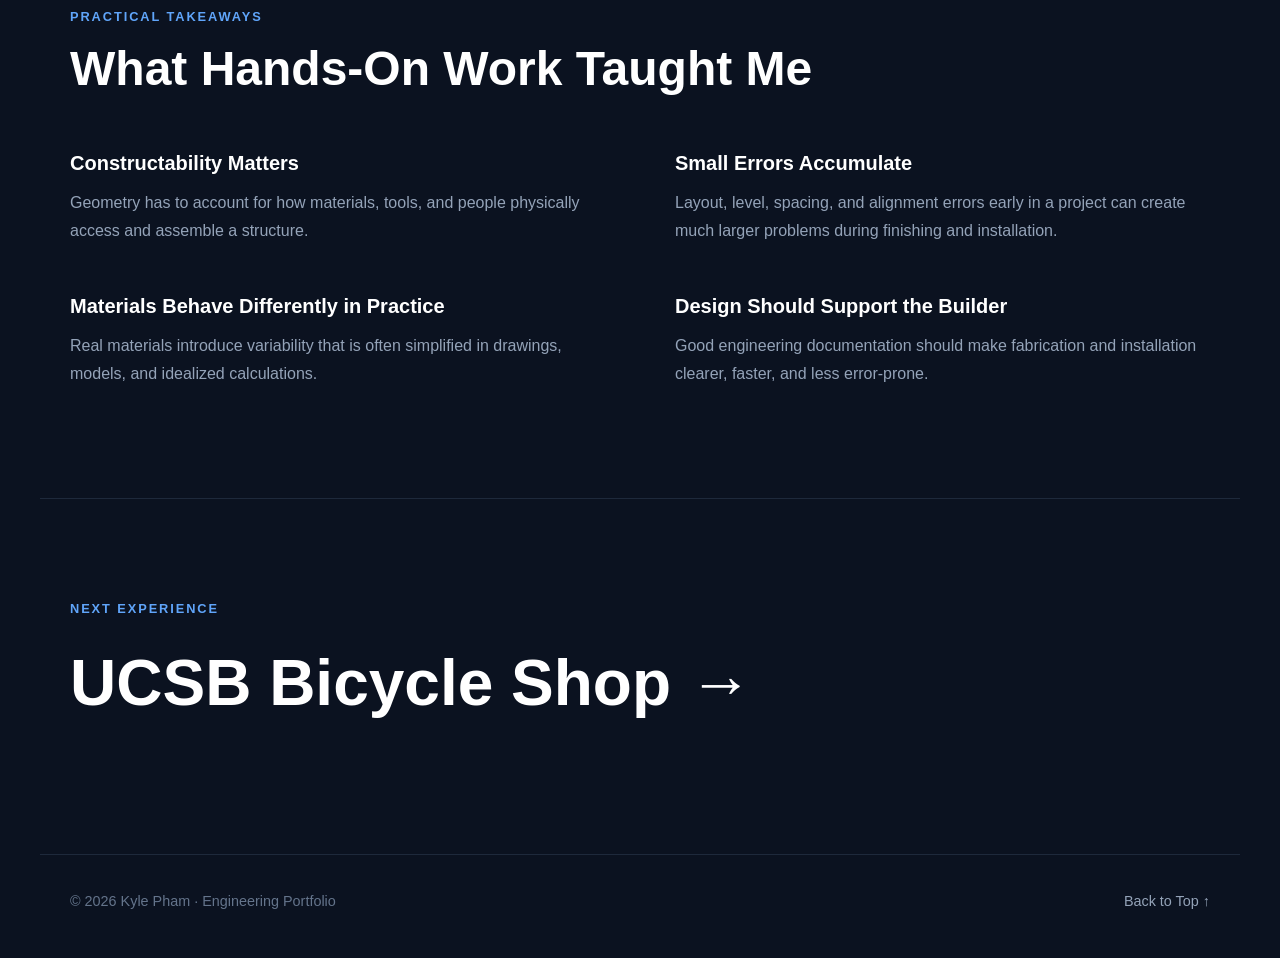
<file: projects/norcal-concrete.html>
<!DOCTYPE html>
<html lang="en">

<head>
  <meta charset="UTF-8">

  <meta
    name="viewport"
    content="width=device-width, initial-scale=1.0"
  >

  <meta
    name="description"
    content="Hands-on construction and hardscape experience by Kyle Pham, including concrete, masonry, hardscape installation, and field execution."
  >

  <title>
    Hands-On Construction Experience | Kyle Pham
  </title>

  <link
    rel="stylesheet"
    href="../style.css?v=9"
  >

  <link
    rel="stylesheet"
    href="../project.css?v=7"
  >
</head>


<body>

  <!-- ========================================
       NAVIGATION
  ========================================= -->

  <nav class="project-nav">

    <a
      href="../index.html"
      class="back-link"
    >
      ← Kyle Pham
    </a>

    <div class="project-nav-links">

      <a href="../index.html#projects">
        Projects
      </a>

      <a href="../index.html#about">
        About
      </a>

      <a
        href="../assets/docs/Kyle_Pham_Resume.pdf"
        target="_blank"
        rel="noopener noreferrer"
      >
        Resume
      </a>

      <a href="../index.html#contact">
        Contact
      </a>

    </div>

  </nav>


  <!-- ========================================
       HERO
  ========================================= -->

  <section class="project-hero">

    <p class="section-label">
      HANDS-ON EXPERIENCE · CONSTRUCTION
    </p>

    <h1>
      Concrete, Hardscape & Field Construction
    </h1>

    <p class="project-lead">
      Multi-year hands-on experience supporting residential and commercial
      construction projects involving concrete, masonry, hardscape installation,
      site layout, and finished outdoor structures.
    </p>

    <div class="tags project-hero-tags">

      <span>Concrete</span>
      <span>Hardscape</span>
      <span>Masonry</span>
      <span>Field Work</span>
      <span>Construction</span>

    </div>

  </section>


  <!-- ========================================
       HERO IMAGE
  ========================================= -->

  <div class="project-wide-image">

    <img
      src="../assets/images/norcal-patio.jpg"
      alt="Completed hardscape patio and pavilion project"
    >

  </div>


  <!-- ========================================
       OVERVIEW
  ========================================= -->

  <section class="project-page-section">

    <div class="project-two-column">

      <div>

        <p class="section-label">
          OVERVIEW
        </p>

        <h2>
          Learning Engineering Through Field Work
        </h2>

      </div>


      <div class="project-body-text">

        <p>
          Before working primarily in simulation and mechanical design,
          I developed several years of hands-on construction experience
          with NorCal Concrete & Landscape.
        </p>

        <p>
          My work involved supporting concrete placement, hardscape installation,
          masonry and retaining structures, site preparation, material handling,
          and finish work across residential and commercial projects.
        </p>

        <p>
          This experience gave me practical exposure to how dimensions,
          tolerances, material behavior, sequencing, and accessibility affect
          whether a design can actually be built efficiently in the field.
        </p>

      </div>

    </div>

  </section>


  <!-- ========================================
       HANDS-ON RESPONSIBILITIES
  ========================================= -->

  <section
    class="project-page-section project-section-dark"
  >

    <p class="section-label">
      FIELD EXPERIENCE
    </p>

    <h2>
      From Layout to Finished Construction
    </h2>


    <div class="responsibility-grid">


      <div class="responsibility-card">

        <span class="card-number">
          01
        </span>

        <h3>
          Concrete Work
        </h3>

        <p>
          Supported concrete preparation, placement, finishing, and site work
          for foundations, walkways, driveways, and other structural or
          architectural features.
        </p>

      </div>


      <div class="responsibility-card">

        <span class="card-number">
          02
        </span>

        <h3>
          Hardscape Installation
        </h3>

        <p>
          Worked with stone, pavers, tile, and related materials while
          maintaining alignment, surface transitions, and finished appearance.
        </p>

      </div>


      <div class="responsibility-card">

        <span class="card-number">
          03
        </span>

        <h3>
          Masonry & Retaining Features
        </h3>

        <p>
          Assisted with retaining walls, site walls, stone veneer,
          capstones, and integrated landscape structures.
        </p>

      </div>


      <div class="responsibility-card">

        <span class="card-number">
          04
        </span>

        <h3>
          Field Problem Solving
        </h3>

        <p>
          Adapted work to existing structures, site geometry, access
          limitations, drainage conditions, and construction sequencing.
        </p>

      </div>


    </div>

  </section>


  <!-- ========================================
       GALLERY
  ========================================= -->

  <section class="project-page-section">

    <p class="section-label">
      SELECTED WORK
    </p>

    <h2>
      Completed Field Projects
    </h2>

    <p class="project-section-intro">
      Representative projects from my time working on concrete,
      masonry, and landscape construction.
    </p>


    <div class="cad-gallery">


      <div class="cad-gallery-item">

        <img
          src="../assets/images/norcal-wall.jpg"
          alt="Stone veneer site wall and landscape construction"
        >

        <div class="cad-gallery-text">

          <h3>
            Stone Veneer & Site Walls
          </h3>

          <p>
            Field work involving masonry surfaces, capstones,
            site alignment, landscape integration, and finished detailing.
          </p>

        </div>

      </div>


      <div class="cad-gallery-item">

        <img
          src="../assets/images/norcal-walkway.jpg"
          alt="Stone walkway and retaining features around residential structure"
        >

        <div class="cad-gallery-text">

          <h3>
            Walkways & Retaining Features
          </h3>

          <p>
            Hardscape installation integrated around existing structures,
            retaining elements, landscape areas, and site access paths.
          </p>

        </div>

      </div>


    </div>

  </section>


  <!-- ========================================
       ENGINEERING RELEVANCE
  ========================================= -->

  <section
    class="project-page-section project-section-dark"
  >

    <div class="project-two-column">

      <div>

        <p class="section-label">
          ENGINEERING RELEVANCE
        </p>

        <h2>
          Understanding What Makes a Design Buildable
        </h2>

      </div>


      <div class="project-body-text">

        <p>
          Field construction taught me that even a technically correct design
          can become difficult to execute if dimensions, access, installation
          order, material behavior, or tool clearance are not considered early.
        </p>

        <p>
          That experience now influences how I approach CAD and mechanical
          design. I pay greater attention to manufacturability, assembly,
          service access, tolerances, and how components will actually be
          handled by the person building or maintaining them.
        </p>

        <p>
          The connection between field work and engineering design has been
          especially useful when evaluating mechanical components intended
          for fabrication, assembly, and real-world service conditions.
        </p>

      </div>

    </div>

  </section>


  <!-- ========================================
       TAKEAWAYS
  ========================================= -->

  <section class="project-page-section">

    <p class="section-label">
      PRACTICAL TAKEAWAYS
    </p>

    <h2>
      What Hands-On Work Taught Me
    </h2>


    <div class="takeaway-grid">


      <div>

        <h3>
          Constructability Matters
        </h3>

        <p>
          Geometry has to account for how materials, tools, and people
          physically access and assemble a structure.
        </p>

      </div>


      <div>

        <h3>
          Small Errors Accumulate
        </h3>

        <p>
          Layout, level, spacing, and alignment errors early in a project
          can create much larger problems during finishing and installation.
        </p>

      </div>


      <div>

        <h3>
          Materials Behave Differently in Practice
        </h3>

        <p>
          Real materials introduce variability that is often simplified
          in drawings, models, and idealized calculations.
        </p>

      </div>


      <div>

        <h3>
          Design Should Support the Builder
        </h3>

        <p>
          Good engineering documentation should make fabrication and
          installation clearer, faster, and less error-prone.
        </p>

      </div>


    </div>

  </section>


  <!-- ========================================
       NEXT PROJECT
  ========================================= -->

  <section class="next-project">

  <p class="section-label">
    NEXT EXPERIENCE
  </p>

  <a
    href="bike-shop.html"
    class="next-project-link"
  >
    UCSB Bicycle Shop →
  </a>

</section>

<footer class="project-footer">

  <p>
    © 2026 Kyle Pham · Engineering Portfolio
  </p>

  <a href="#">
    Back to Top ↑
  </a>

</footer>
</body>

</html>
</file>
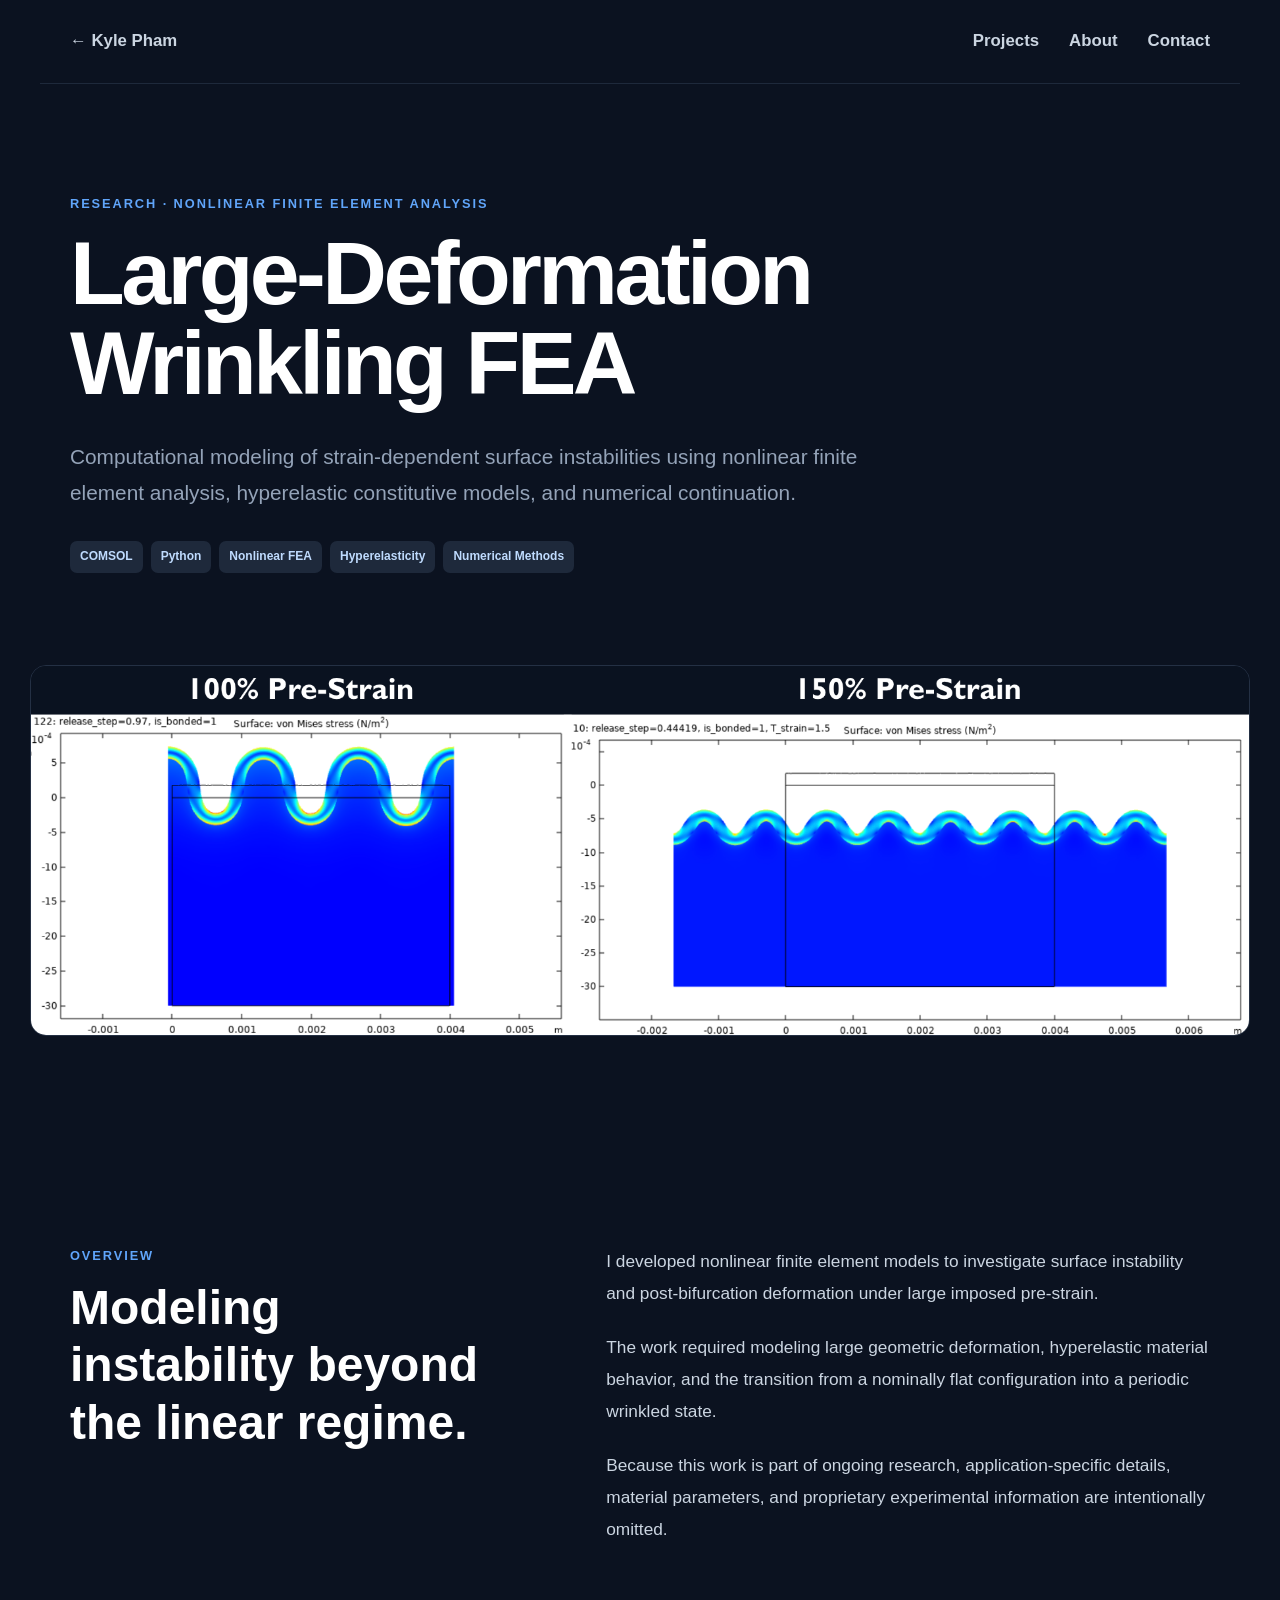
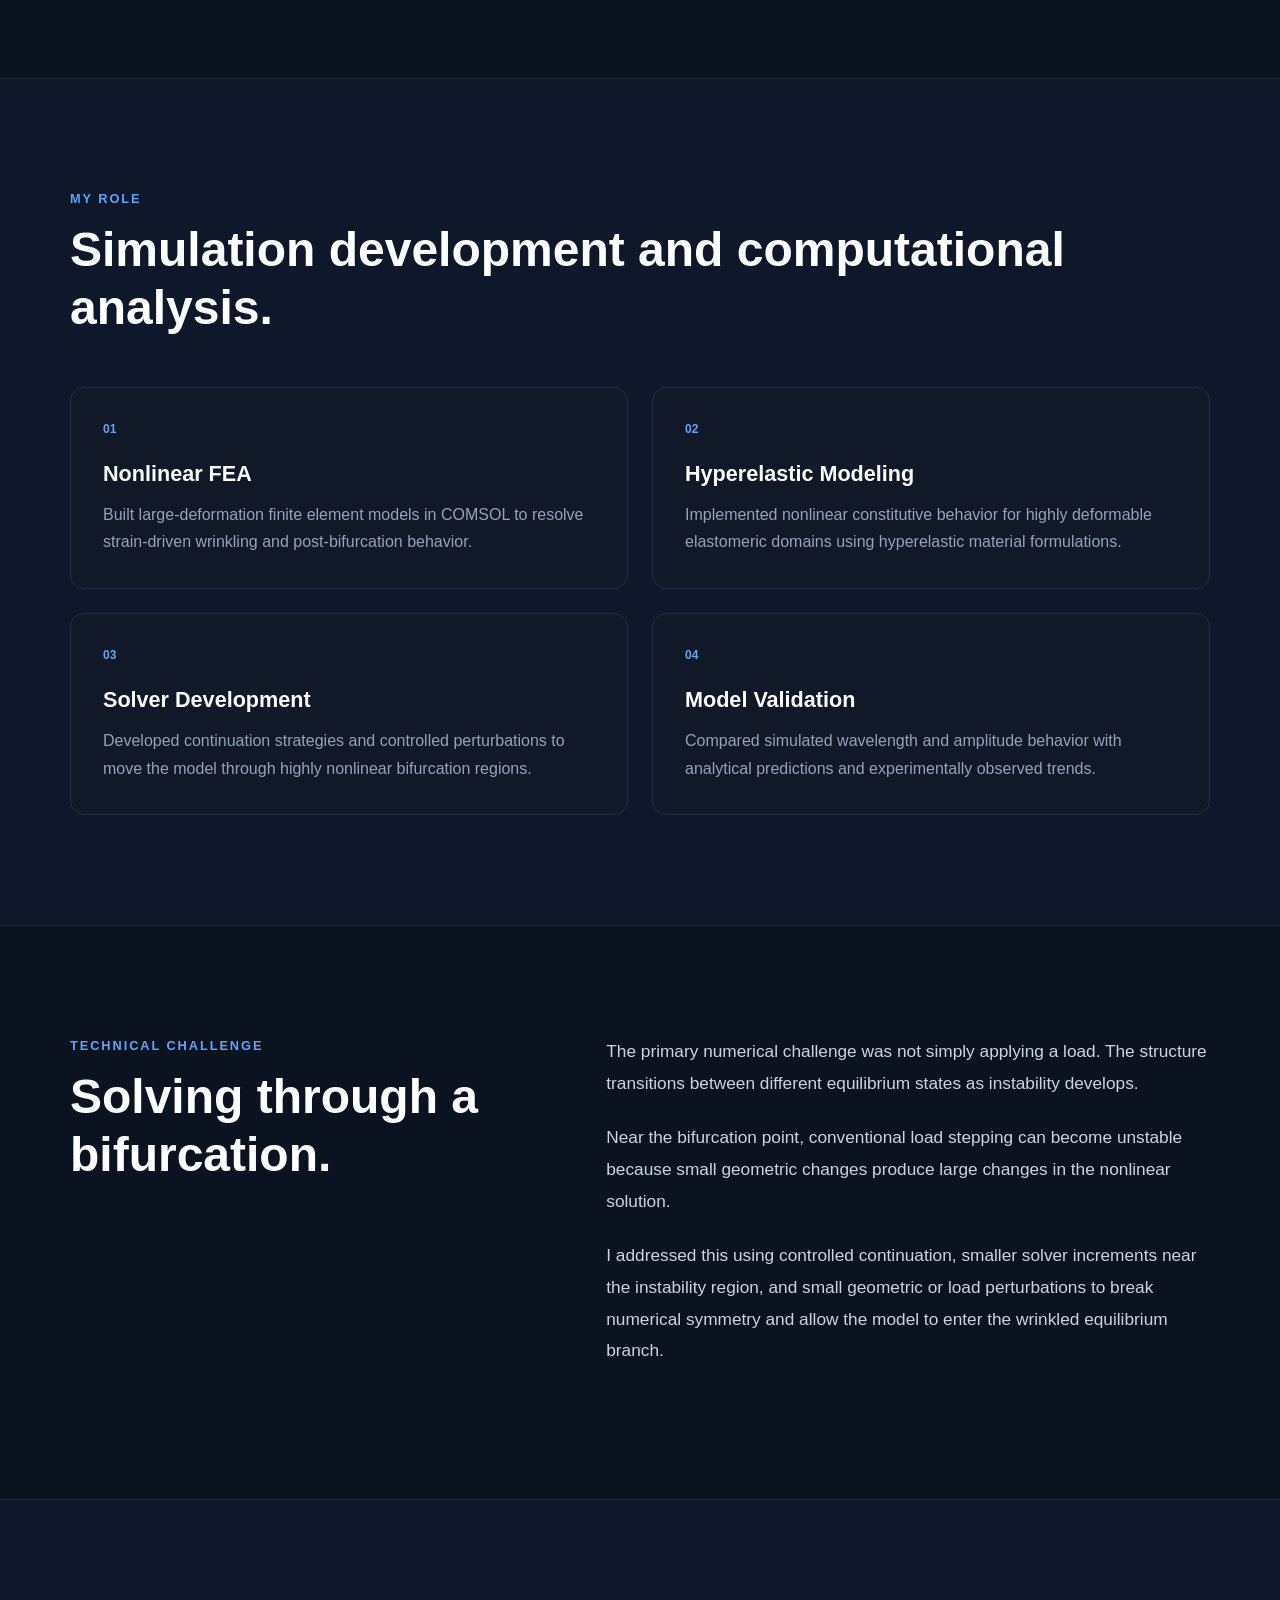
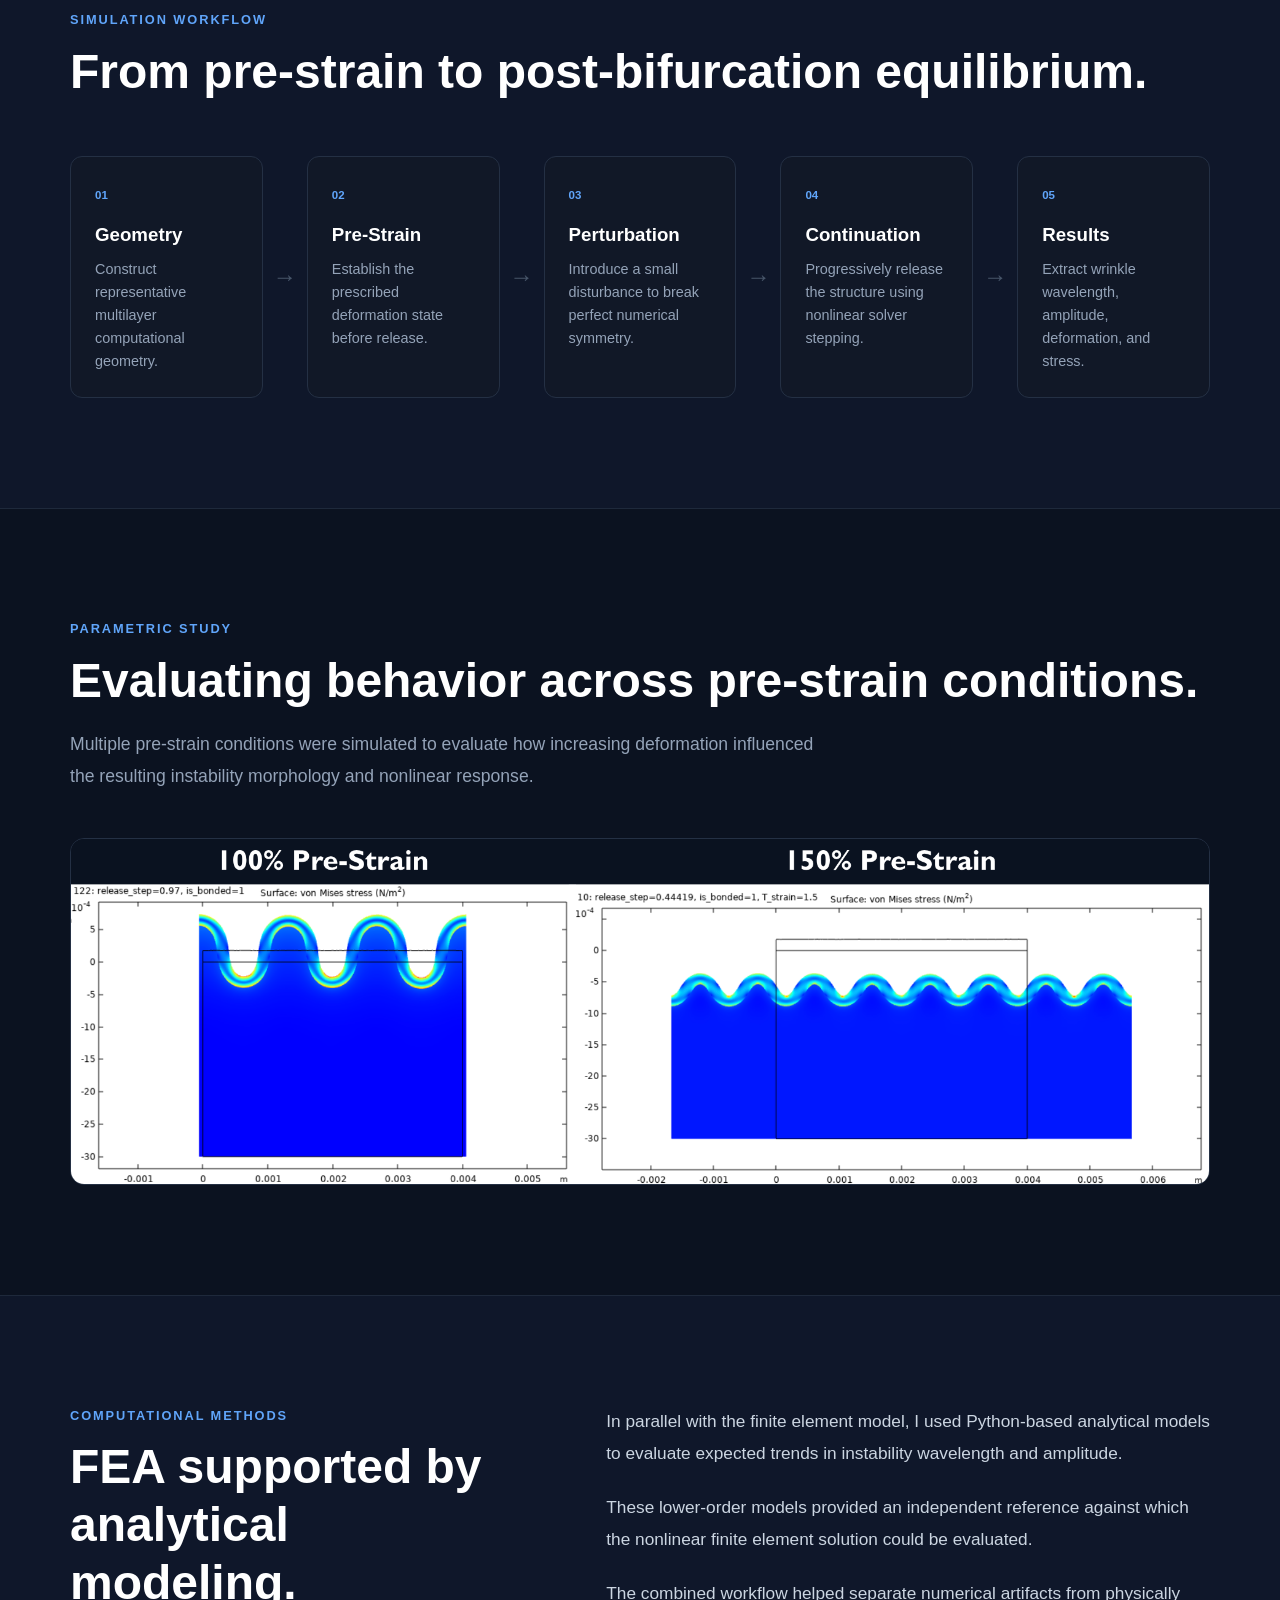
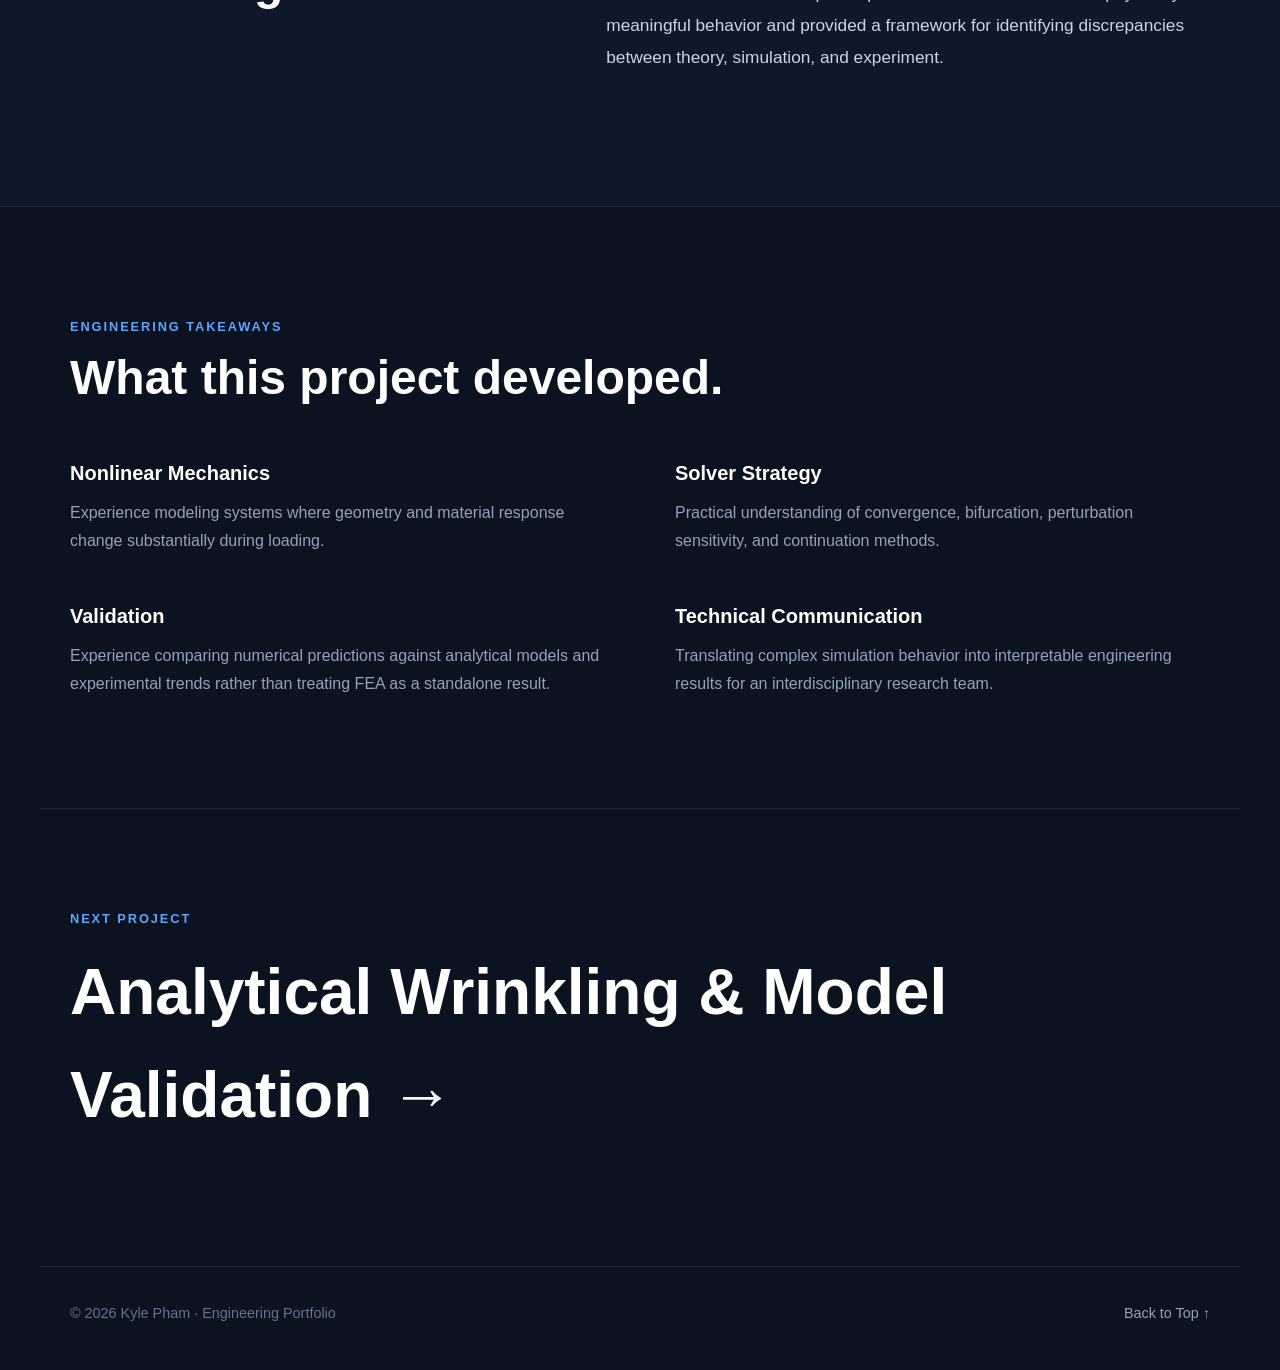
<file: projects/research.html>
<!DOCTYPE html>
<html lang="en">

<head>
  <meta charset="UTF-8">
  <meta name="viewport" content="width=device-width, initial-scale=1.0">

  <title>Large-Deformation Wrinkling FEA | Kyle Pham</title>

  <link rel="stylesheet" href="../style.css?v=9">
  <link rel="stylesheet" href="../project.css?v=7">
</head>

<body>

  <!-- PROJECT NAV -->
  <nav class="project-nav">

    <a href="../index.html" class="back-link">
      ← Kyle Pham
    </a>

    <div class="project-nav-links">
      <a href="../index.html#projects">Projects</a>
      <a href="../index.html#about">About</a>
      <a href="../index.html#contact">Contact</a>
    </div>

  </nav>


  <!-- PROJECT HERO -->
  <section class="project-hero">

    <p class="section-label">
      RESEARCH · NONLINEAR FINITE ELEMENT ANALYSIS
    </p>

    <h1>
      Large-Deformation<br>
      Wrinkling FEA
    </h1>

    <p class="project-lead">
      Computational modeling of strain-dependent surface instabilities
      using nonlinear finite element analysis, hyperelastic constitutive
      models, and numerical continuation.
    </p>

    <div class="tags project-hero-tags">
      <span>COMSOL</span>
      <span>Python</span>
      <span>Nonlinear FEA</span>
      <span>Hyperelasticity</span>
      <span>Numerical Methods</span>
    </div>

  </section>


  <!-- HERO IMAGE -->
  <section class="project-wide-image">

    <img
      src="../assets/images/research-comsol.png"
      alt="Large deformation nonlinear FEA simulations at multiple pre-strain conditions"
    >

  </section>


  <!-- OVERVIEW -->
  <section class="project-page-section">

    <div class="project-two-column">

      <div>
        <p class="section-label">OVERVIEW</p>

        <h2>
          Modeling instability beyond the linear regime.
        </h2>
      </div>

      <div class="project-body-text">

        <p>
          I developed nonlinear finite element models to investigate
          surface instability and post-bifurcation deformation under
          large imposed pre-strain.
        </p>

        <p>
          The work required modeling large geometric deformation,
          hyperelastic material behavior, and the transition from a
          nominally flat configuration into a periodic wrinkled state.
        </p>

        <p>
          Because this work is part of ongoing research, application-specific
          details, material parameters, and proprietary experimental
          information are intentionally omitted.
        </p>

      </div>

    </div>

  </section>


  <!-- MY ROLE -->
  <section class="project-page-section project-section-dark">

    <p class="section-label">MY ROLE</p>

    <h2>Simulation development and computational analysis.</h2>

    <div class="responsibility-grid">

      <div class="responsibility-card">
        <span class="card-number">01</span>

        <h3>Nonlinear FEA</h3>

        <p>
          Built large-deformation finite element models in COMSOL to
          resolve strain-driven wrinkling and post-bifurcation behavior.
        </p>
      </div>


      <div class="responsibility-card">
        <span class="card-number">02</span>

        <h3>Hyperelastic Modeling</h3>

        <p>
          Implemented nonlinear constitutive behavior for highly
          deformable elastomeric domains using hyperelastic material
          formulations.
        </p>
      </div>


      <div class="responsibility-card">
        <span class="card-number">03</span>

        <h3>Solver Development</h3>

        <p>
          Developed continuation strategies and controlled perturbations
          to move the model through highly nonlinear bifurcation regions.
        </p>
      </div>


      <div class="responsibility-card">
        <span class="card-number">04</span>

        <h3>Model Validation</h3>

        <p>
          Compared simulated wavelength and amplitude behavior with
          analytical predictions and experimentally observed trends.
        </p>
      </div>

    </div>

  </section>


  <!-- TECHNICAL CHALLENGE -->
  <section class="project-page-section">

    <div class="project-two-column">

      <div>
        <p class="section-label">TECHNICAL CHALLENGE</p>

        <h2>
          Solving through a bifurcation.
        </h2>
      </div>

      <div class="project-body-text">

        <p>
          The primary numerical challenge was not simply applying a load.
          The structure transitions between different equilibrium states
          as instability develops.
        </p>

        <p>
          Near the bifurcation point, conventional load stepping can
          become unstable because small geometric changes produce large
          changes in the nonlinear solution.
        </p>

        <p>
          I addressed this using controlled continuation, smaller solver
          increments near the instability region, and small geometric or
          load perturbations to break numerical symmetry and allow the
          model to enter the wrinkled equilibrium branch.
        </p>

      </div>

    </div>

  </section>


  <!-- WORKFLOW -->
  <section class="project-page-section project-section-dark">

    <p class="section-label">SIMULATION WORKFLOW</p>

    <h2>From pre-strain to post-bifurcation equilibrium.</h2>

    <div class="workflow">

      <div class="workflow-step">
        <span>01</span>
        <h3>Geometry</h3>
        <p>
          Construct representative multilayer computational geometry.
        </p>
      </div>

      <div class="workflow-arrow">→</div>

      <div class="workflow-step">
        <span>02</span>
        <h3>Pre-Strain</h3>
        <p>
          Establish the prescribed deformation state before release.
        </p>
      </div>

      <div class="workflow-arrow">→</div>

      <div class="workflow-step">
        <span>03</span>
        <h3>Perturbation</h3>
        <p>
          Introduce a small disturbance to break perfect numerical symmetry.
        </p>
      </div>

      <div class="workflow-arrow">→</div>

      <div class="workflow-step">
        <span>04</span>
        <h3>Continuation</h3>
        <p>
          Progressively release the structure using nonlinear solver stepping.
        </p>
      </div>

      <div class="workflow-arrow">→</div>

      <div class="workflow-step">
        <span>05</span>
        <h3>Results</h3>
        <p>
          Extract wrinkle wavelength, amplitude, deformation, and stress.
        </p>
      </div>

    </div>

  </section>


  <!-- LOAD CASES -->
  <section class="project-page-section">

    <p class="section-label">PARAMETRIC STUDY</p>

    <h2>Evaluating behavior across pre-strain conditions.</h2>

    <p class="project-section-intro">
      Multiple pre-strain conditions were simulated to evaluate how
      increasing deformation influenced the resulting instability
      morphology and nonlinear response.
    </p>

    <div class="research-result">

      <img
        src="../assets/images/research-comsol.png"
        alt="Comparison of nonlinear wrinkling simulations at multiple pre-strain conditions"
      >

    </div>

  </section>


  <!-- COMPUTATIONAL METHODS -->
  <section class="project-page-section project-section-dark">

    <div class="project-two-column">

      <div>
        <p class="section-label">COMPUTATIONAL METHODS</p>

        <h2>
          FEA supported by analytical modeling.
        </h2>
      </div>

      <div class="project-body-text">

        <p>
          In parallel with the finite element model, I used Python-based
          analytical models to evaluate expected trends in instability
          wavelength and amplitude.
        </p>

        <p>
          These lower-order models provided an independent reference
          against which the nonlinear finite element solution could be
          evaluated.
        </p>

        <p>
          The combined workflow helped separate numerical artifacts from
          physically meaningful behavior and provided a framework for
          identifying discrepancies between theory, simulation, and
          experiment.
        </p>

      </div>

    </div>

  </section>


  <!-- TAKEAWAYS -->
  <section class="project-page-section">

    <p class="section-label">ENGINEERING TAKEAWAYS</p>

    <h2>What this project developed.</h2>

    <div class="takeaway-grid">

      <div>
        <h3>Nonlinear Mechanics</h3>
        <p>
          Experience modeling systems where geometry and material
          response change substantially during loading.
        </p>
      </div>

      <div>
        <h3>Solver Strategy</h3>
        <p>
          Practical understanding of convergence, bifurcation,
          perturbation sensitivity, and continuation methods.
        </p>
      </div>

      <div>
        <h3>Validation</h3>
        <p>
          Experience comparing numerical predictions against analytical
          models and experimental trends rather than treating FEA as a
          standalone result.
        </p>
      </div>

      <div>
        <h3>Technical Communication</h3>
        <p>
          Translating complex simulation behavior into interpretable
          engineering results for an interdisciplinary research team.
        </p>
      </div>

    </div>

  </section>


  <!-- NEXT PROJECT -->
  <section class="next-project">

    <p class="section-label">NEXT PROJECT</p>

    <a href="wrinkling-model.html" class="next-project-link">
      Analytical Wrinkling & Model Validation →
    </a>

  </section>

<footer class="project-footer">

  <p>
    © 2026 Kyle Pham · Engineering Portfolio
  </p>

  <a href="#">
    Back to Top ↑
  </a>

</footer>
</body>

</html>
</file>
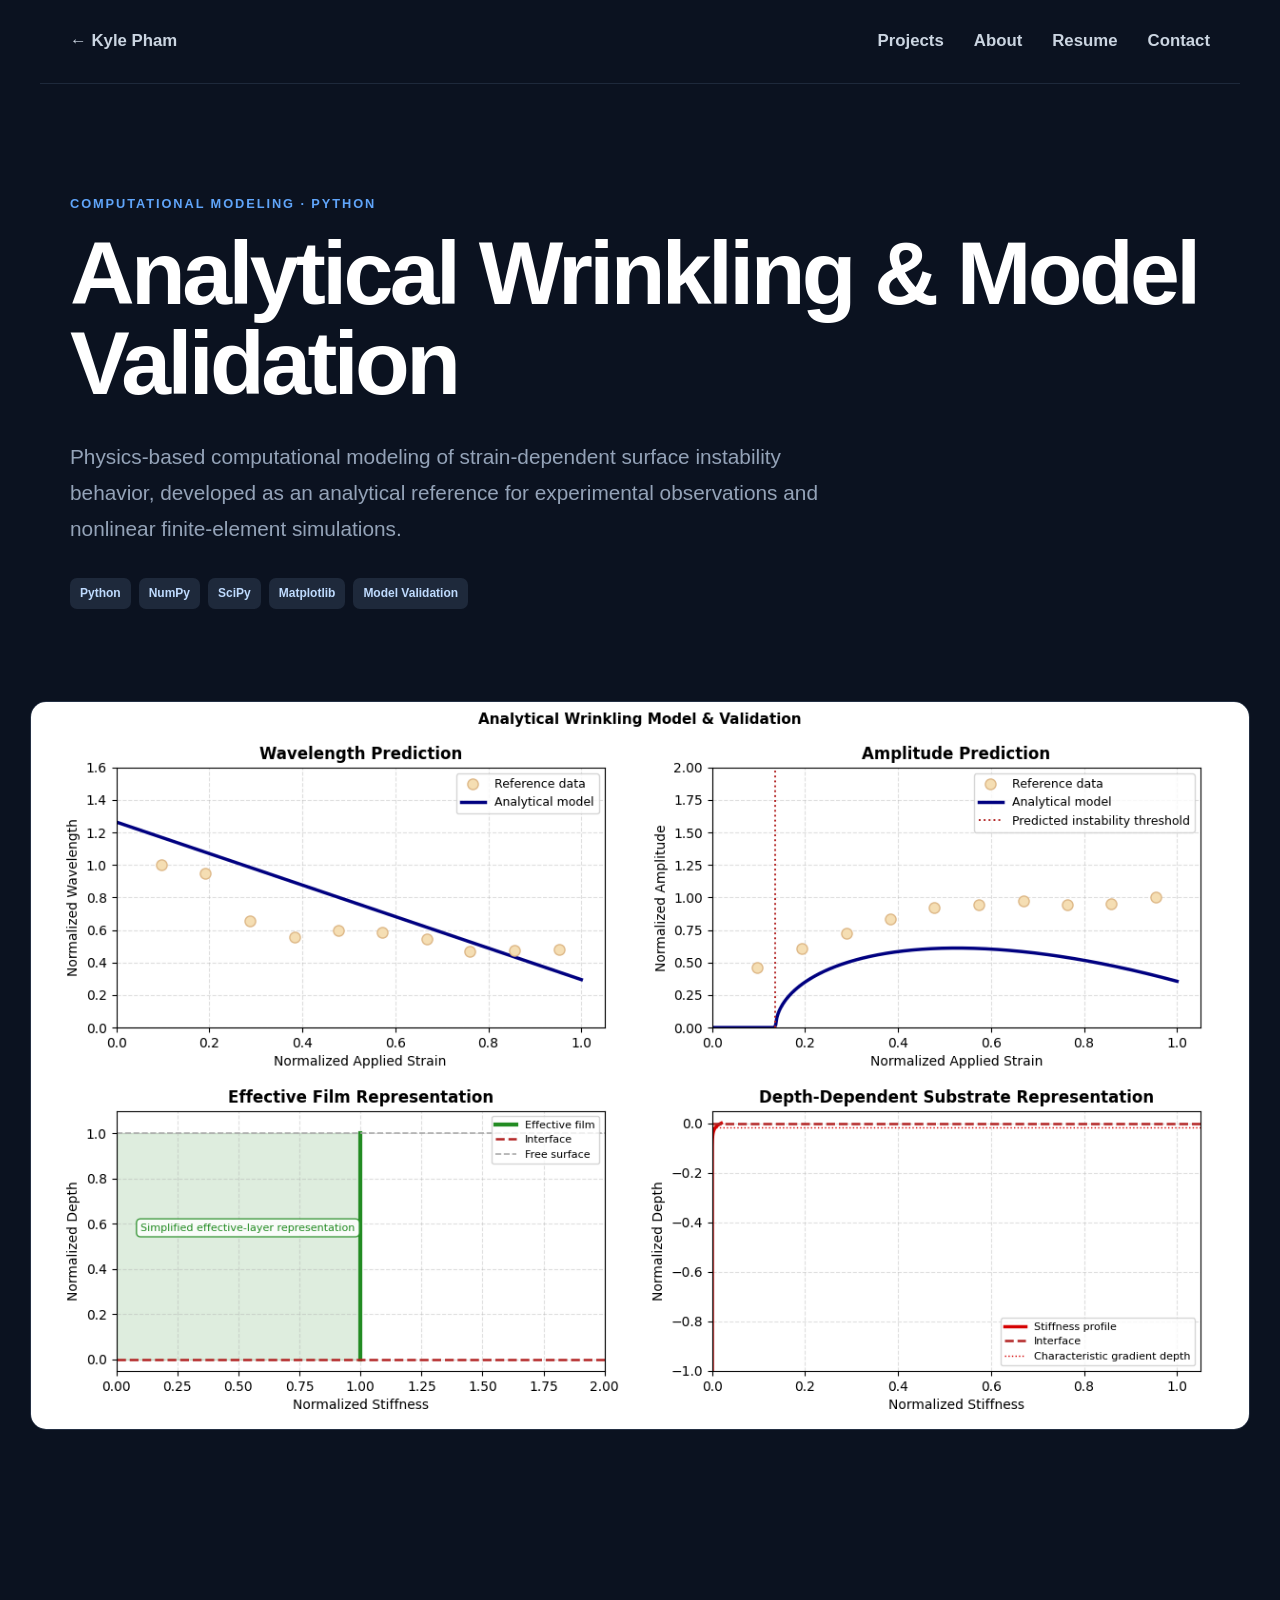
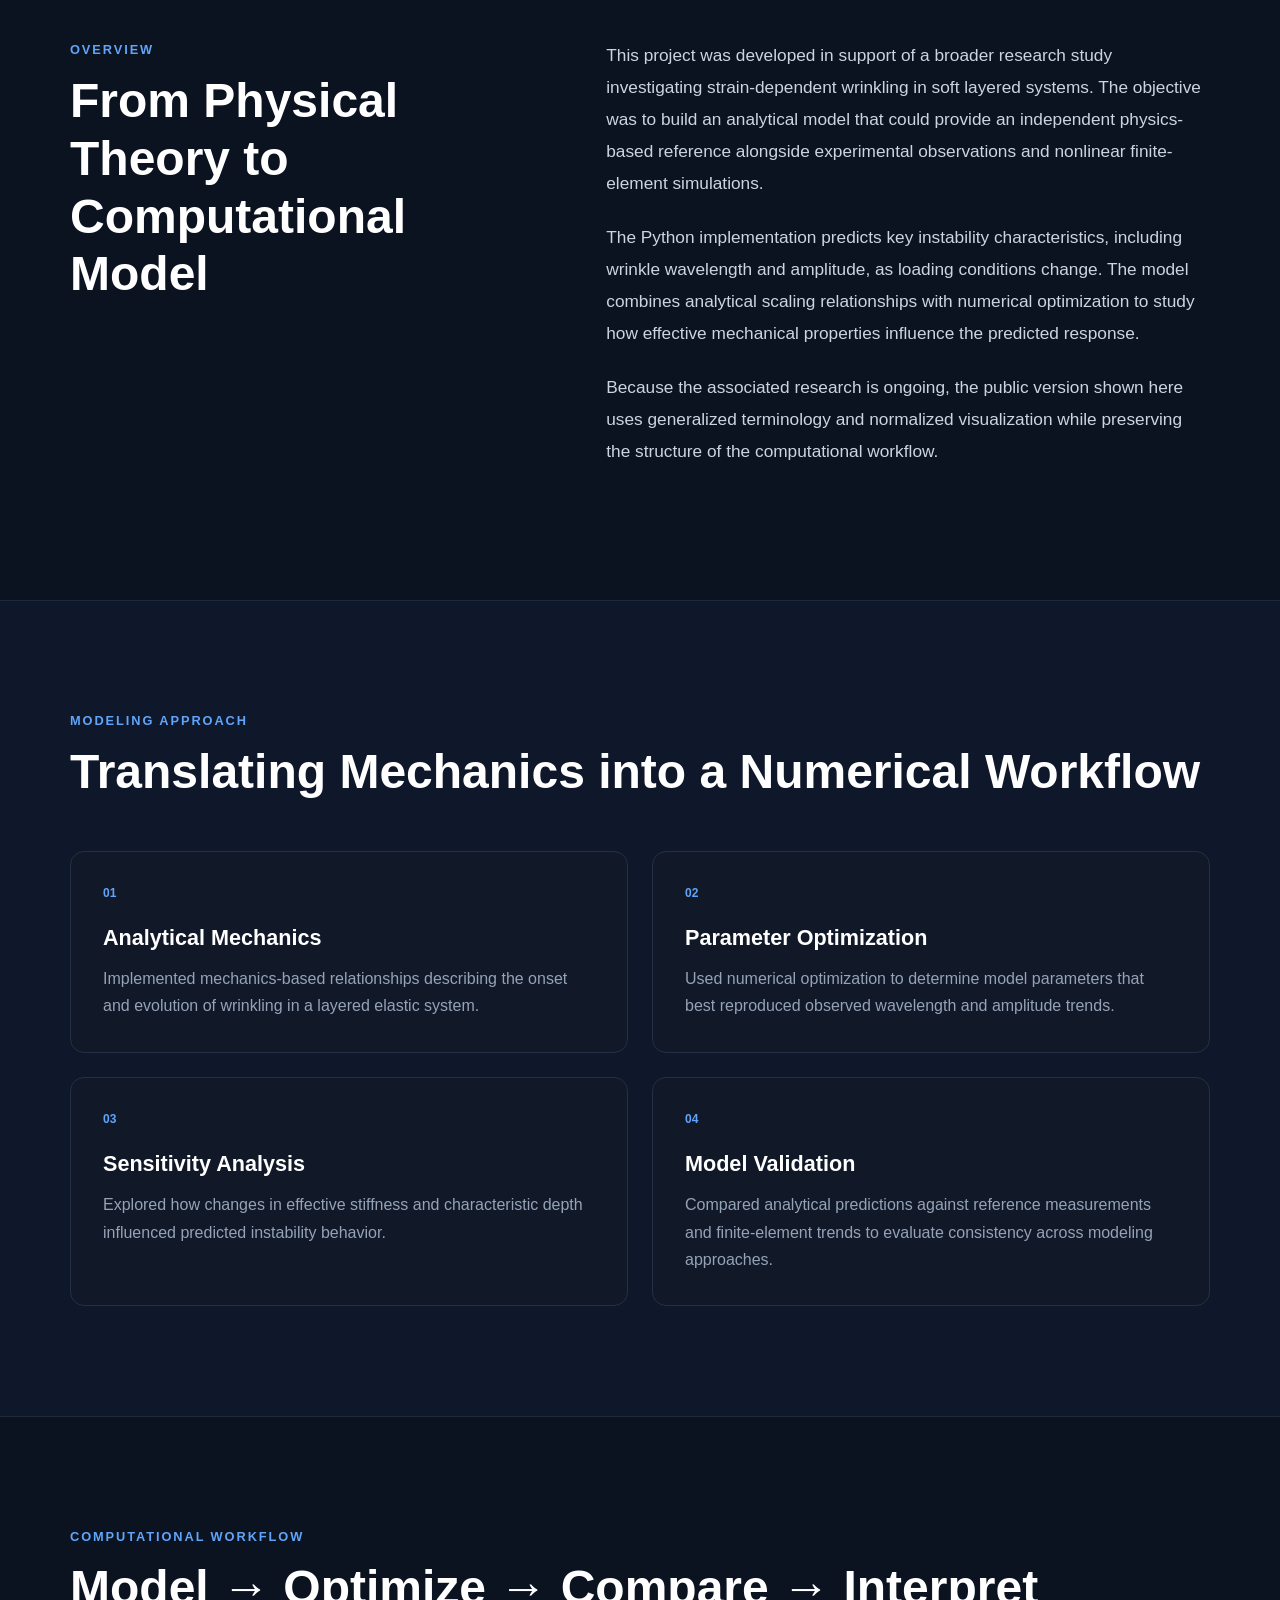
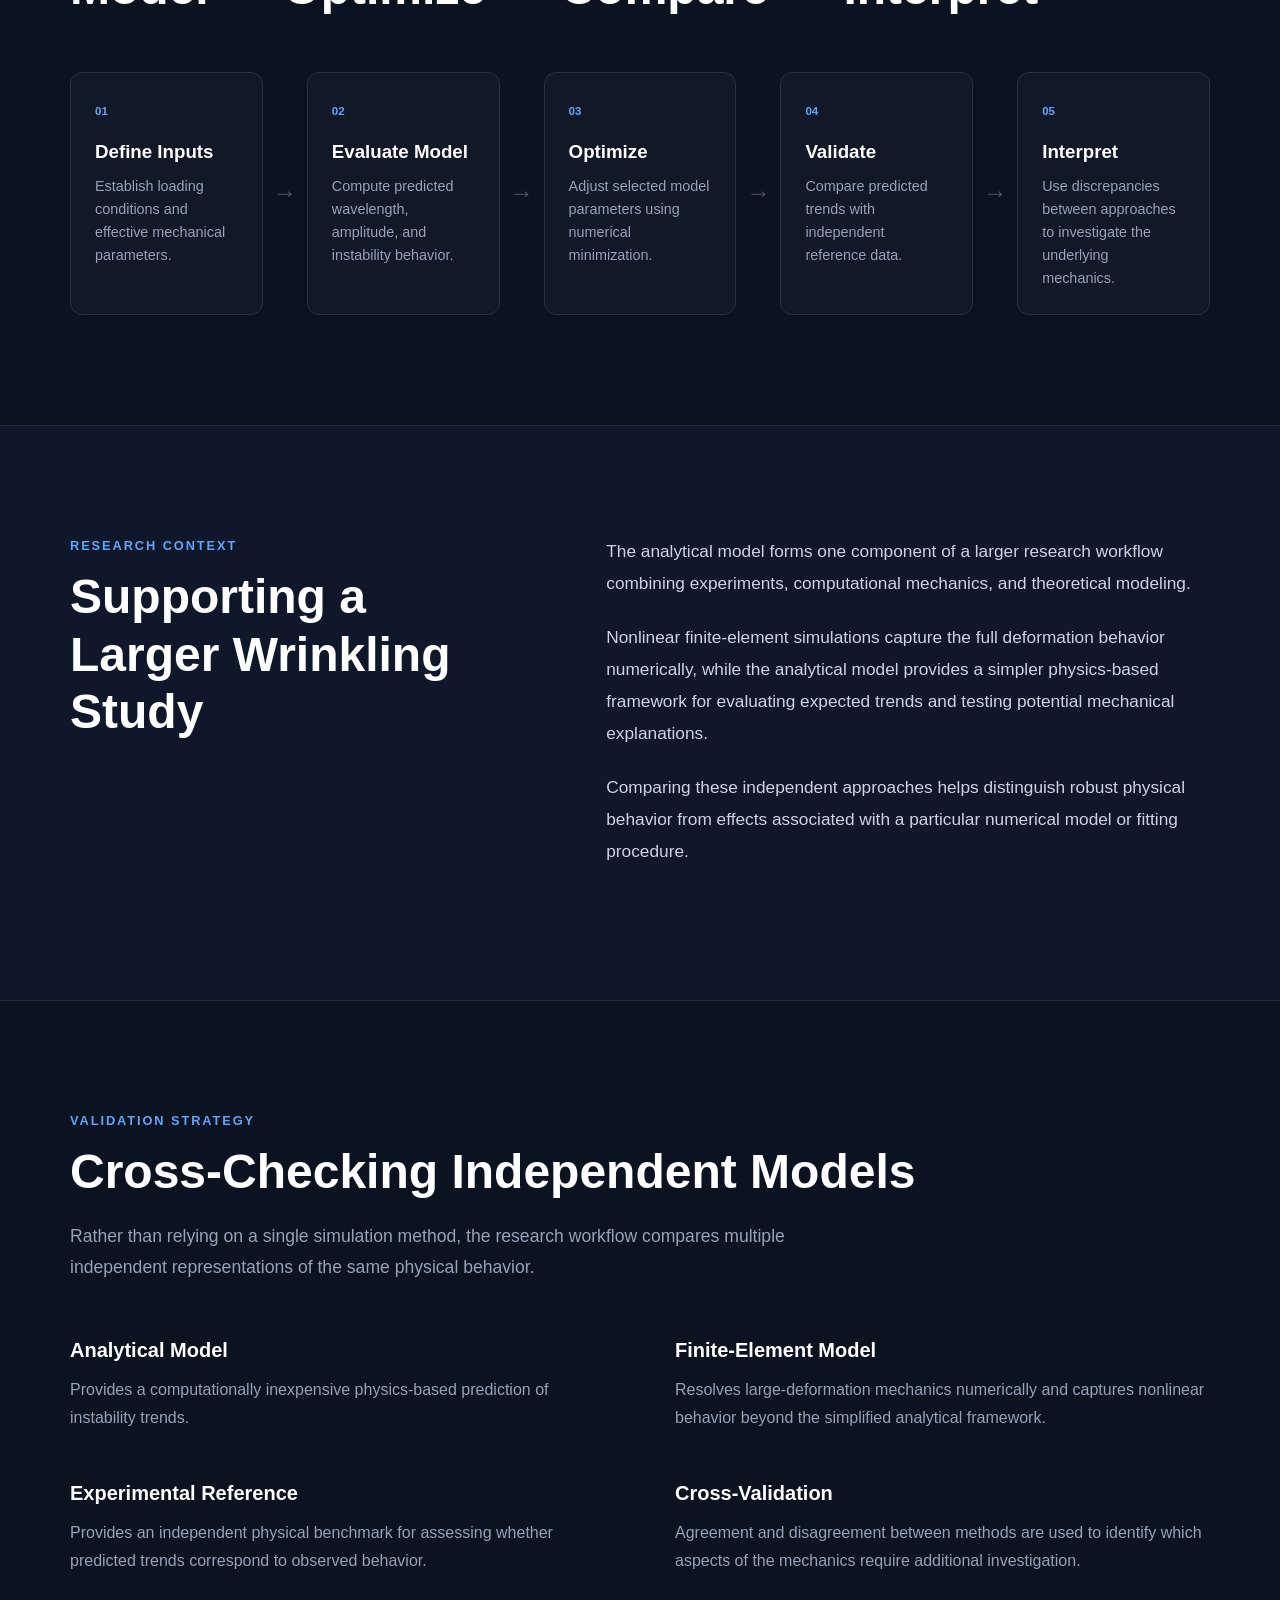
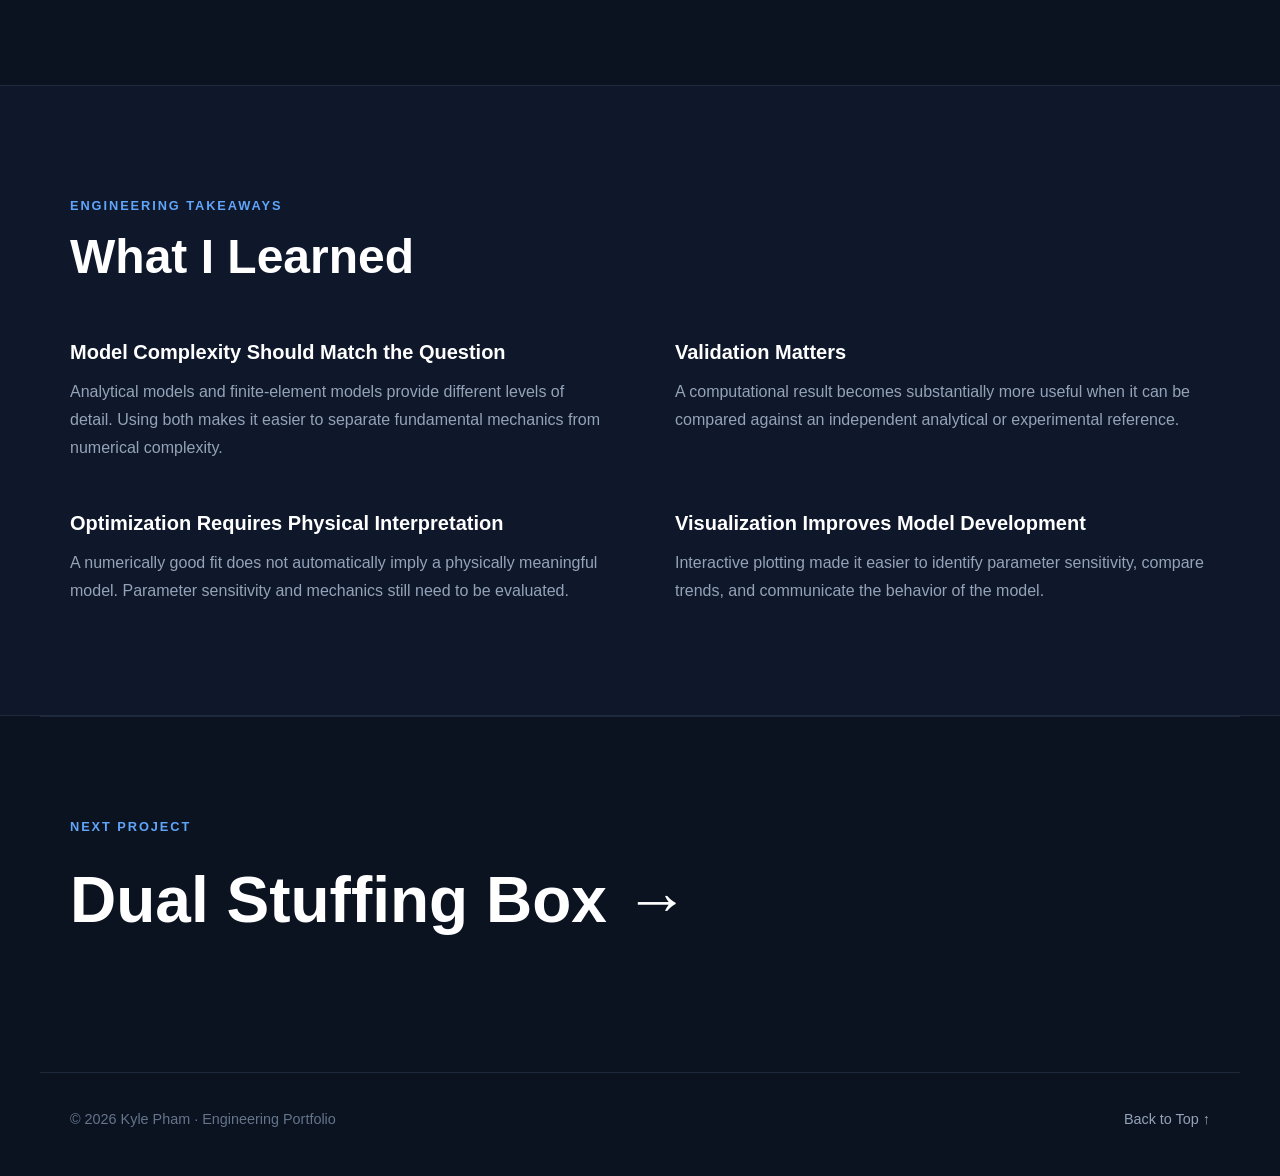
<file: projects/wrinkling-model.html>
<!DOCTYPE html>
<html lang="en">

<head>

  <meta charset="UTF-8">

  <meta
    name="viewport"
    content="width=device-width, initial-scale=1.0"
  >

  <meta
    name="description"
    content="Analytical wrinkling model and validation project by Kyle Pham using Python, NumPy, SciPy, and Matplotlib."
  >

  <title>
    Analytical Wrinkling & Model Validation | Kyle Pham
  </title>

  <link
    rel="stylesheet"
    href="../style.css?v=9"
  >

  <link
    rel="stylesheet"
    href="../project.css?v=7"
  >

</head>


<body>


  <!-- ========================================
       PROJECT NAVIGATION
  ========================================= -->

  <nav class="project-nav">

    <a
      href="../index.html"
      class="back-link"
    >
      ← Kyle Pham
    </a>


    <div class="project-nav-links">

      <a href="../index.html#projects">
        Projects
      </a>

      <a href="../index.html#about">
        About
      </a>

      <a
        href="../assets/docs/Kyle_Pham_Resume.pdf"
        target="_blank"
        rel="noopener noreferrer"
      >
        Resume
      </a>

      <a href="../index.html#contact">
        Contact
      </a>

    </div>

  </nav>



  <!-- ========================================
       HERO
  ========================================= -->

  <section class="project-hero">

    <p class="section-label">
      COMPUTATIONAL MODELING · PYTHON
    </p>

    <h1>
      Analytical Wrinkling & Model Validation
    </h1>

    <p class="project-lead">
      Physics-based computational modeling of strain-dependent surface
      instability behavior, developed as an analytical reference for
      experimental observations and nonlinear finite-element simulations.
    </p>


    <div class="tags project-hero-tags">

      <span>Python</span>

      <span>NumPy</span>

      <span>SciPy</span>

      <span>Matplotlib</span>

      <span>Model Validation</span>

    </div>

  </section>



  <!-- ========================================
       MAIN FIGURE
  ========================================= -->

  <div class="project-wide-image">

    <img
      src="../assets/images/wrinkling-model.png"
      alt="Analytical wrinkling model showing normalized wavelength, amplitude, and stiffness trends"
    >

  </div>



  <!-- ========================================
       OVERVIEW
  ========================================= -->

  <section class="project-page-section">

    <div class="project-two-column">


      <div>

        <p class="section-label">
          OVERVIEW
        </p>

        <h2>
          From Physical Theory to Computational Model
        </h2>

      </div>


      <div class="project-body-text">

        <p>
          This project was developed in support of a broader research study
          investigating strain-dependent wrinkling in soft layered systems.
          The objective was to build an analytical model that could provide
          an independent physics-based reference alongside experimental
          observations and nonlinear finite-element simulations.
        </p>

        <p>
          The Python implementation predicts key instability characteristics,
          including wrinkle wavelength and amplitude, as loading conditions
          change. The model combines analytical scaling relationships with
          numerical optimization to study how effective mechanical properties
          influence the predicted response.
        </p>

        <p>
          Because the associated research is ongoing, the public version shown
          here uses generalized terminology and normalized visualization while
          preserving the structure of the computational workflow.
        </p>

      </div>


    </div>

  </section>



  <!-- ========================================
       MODELING APPROACH
  ========================================= -->

  <section
    class="project-page-section project-section-dark"
  >

    <p class="section-label">
      MODELING APPROACH
    </p>

    <h2>
      Translating Mechanics into a Numerical Workflow
    </h2>


    <div class="responsibility-grid">


      <div class="responsibility-card">

        <span class="card-number">
          01
        </span>

        <h3>
          Analytical Mechanics
        </h3>

        <p>
          Implemented mechanics-based relationships describing the onset
          and evolution of wrinkling in a layered elastic system.
        </p>

      </div>


      <div class="responsibility-card">

        <span class="card-number">
          02
        </span>

        <h3>
          Parameter Optimization
        </h3>

        <p>
          Used numerical optimization to determine model parameters that
          best reproduced observed wavelength and amplitude trends.
        </p>

      </div>


      <div class="responsibility-card">

        <span class="card-number">
          03
        </span>

        <h3>
          Sensitivity Analysis
        </h3>

        <p>
          Explored how changes in effective stiffness and characteristic
          depth influenced predicted instability behavior.
        </p>

      </div>


      <div class="responsibility-card">

        <span class="card-number">
          04
        </span>

        <h3>
          Model Validation
        </h3>

        <p>
          Compared analytical predictions against reference measurements
          and finite-element trends to evaluate consistency across modeling
          approaches.
        </p>

      </div>


    </div>

  </section>



  <!-- ========================================
       COMPUTATIONAL WORKFLOW
  ========================================= -->

  <section class="project-page-section">

    <p class="section-label">
      COMPUTATIONAL WORKFLOW
    </p>

    <h2>
      Model → Optimize → Compare → Interpret
    </h2>


    <div class="workflow">


      <div class="workflow-step">

        <span>
          01
        </span>

        <h3>
          Define Inputs
        </h3>

        <p>
          Establish loading conditions and effective mechanical parameters.
        </p>

      </div>


      <div class="workflow-arrow">
        →
      </div>


      <div class="workflow-step">

        <span>
          02
        </span>

        <h3>
          Evaluate Model
        </h3>

        <p>
          Compute predicted wavelength, amplitude, and instability behavior.
        </p>

      </div>


      <div class="workflow-arrow">
        →
      </div>


      <div class="workflow-step">

        <span>
          03
        </span>

        <h3>
          Optimize
        </h3>

        <p>
          Adjust selected model parameters using numerical minimization.
        </p>

      </div>


      <div class="workflow-arrow">
        →
      </div>


      <div class="workflow-step">

        <span>
          04
        </span>

        <h3>
          Validate
        </h3>

        <p>
          Compare predicted trends with independent reference data.
        </p>

      </div>


      <div class="workflow-arrow">
        →
      </div>


      <div class="workflow-step">

        <span>
          05
        </span>

        <h3>
          Interpret
        </h3>

        <p>
          Use discrepancies between approaches to investigate the underlying
          mechanics.
        </p>

      </div>


    </div>

  </section>



  <!-- ========================================
       RESEARCH CONTEXT
  ========================================= -->

  <section
    class="project-page-section project-section-dark"
  >

    <div class="project-two-column">


      <div>

        <p class="section-label">
          RESEARCH CONTEXT
        </p>

        <h2>
          Supporting a Larger Wrinkling Study
        </h2>

      </div>


      <div class="project-body-text">

        <p>
          The analytical model forms one component of a larger research
          workflow combining experiments, computational mechanics, and
          theoretical modeling.
        </p>

        <p>
          Nonlinear finite-element simulations capture the full deformation
          behavior numerically, while the analytical model provides a simpler
          physics-based framework for evaluating expected trends and testing
          potential mechanical explanations.
        </p>

        <p>
          Comparing these independent approaches helps distinguish robust
          physical behavior from effects associated with a particular
          numerical model or fitting procedure.
        </p>

      </div>


    </div>

  </section>



  <!-- ========================================
       VALIDATION STRATEGY
  ========================================= -->

  <section class="project-page-section">

    <p class="section-label">
      VALIDATION STRATEGY
    </p>

    <h2>
      Cross-Checking Independent Models
    </h2>

    <p class="project-section-intro">
      Rather than relying on a single simulation method, the research
      workflow compares multiple independent representations of the same
      physical behavior.
    </p>


    <div class="takeaway-grid">


      <div>

        <h3>
          Analytical Model
        </h3>

        <p>
          Provides a computationally inexpensive physics-based prediction
          of instability trends.
        </p>

      </div>


      <div>

        <h3>
          Finite-Element Model
        </h3>

        <p>
          Resolves large-deformation mechanics numerically and captures
          nonlinear behavior beyond the simplified analytical framework.
        </p>

      </div>


      <div>

        <h3>
          Experimental Reference
        </h3>

        <p>
          Provides an independent physical benchmark for assessing whether
          predicted trends correspond to observed behavior.
        </p>

      </div>


      <div>

        <h3>
          Cross-Validation
        </h3>

        <p>
          Agreement and disagreement between methods are used to identify
          which aspects of the mechanics require additional investigation.
        </p>

      </div>


    </div>

  </section>



  <!-- ========================================
       ENGINEERING TAKEAWAYS
  ========================================= -->

  <section
    class="project-page-section project-section-dark"
  >

    <p class="section-label">
      ENGINEERING TAKEAWAYS
    </p>

    <h2>
      What I Learned
    </h2>


    <div class="takeaway-grid">


      <div>

        <h3>
          Model Complexity Should Match the Question
        </h3>

        <p>
          Analytical models and finite-element models provide different
          levels of detail. Using both makes it easier to separate fundamental
          mechanics from numerical complexity.
        </p>

      </div>


      <div>

        <h3>
          Validation Matters
        </h3>

        <p>
          A computational result becomes substantially more useful when it
          can be compared against an independent analytical or experimental
          reference.
        </p>

      </div>


      <div>

        <h3>
          Optimization Requires Physical Interpretation
        </h3>

        <p>
          A numerically good fit does not automatically imply a physically
          meaningful model. Parameter sensitivity and mechanics still need
          to be evaluated.
        </p>

      </div>


      <div>

        <h3>
          Visualization Improves Model Development
        </h3>

        <p>
          Interactive plotting made it easier to identify parameter
          sensitivity, compare trends, and communicate the behavior of
          the model.
        </p>

      </div>


    </div>

  </section>



  <!-- ========================================
       NEXT PROJECT
  ========================================= -->

  <section class="next-project">

    <p class="section-label">
      NEXT PROJECT
    </p>

    <a href="dual-stuffing-box.html">
      Dual Stuffing Box →
    </a>

  </section>

<footer class="project-footer">

  <p>
    © 2026 Kyle Pham · Engineering Portfolio
  </p>

  <a href="#">
    Back to Top ↑
  </a>

</footer>
</body>

</html>
</file>
<file: style.css>
/* =========================================
   GLOBAL
========================================= */

* {
  margin: 0;
  padding: 0;
  box-sizing: border-box;
}

html {
  scroll-behavior: smooth;
}

body {
  font-family: Arial, Helvetica, sans-serif;
  background: #0b1220;
  color: #e2e8f0;
  line-height: 1.6;
}

a {
  color: inherit;
}


/* =========================================
   HERO
========================================= */

header {
  min-height: 75vh;

  display: flex;
  flex-direction: column;

  justify-content: center;
  align-items: center;

  text-align: center;

  padding: 40px 20px;

  background: linear-gradient(
    180deg,
    #111827 0%,
    #0f172a 100%
  );
}

header h1 {
  font-size: clamp(4rem, 9vw, 7.5rem);
  line-height: 1;

  color: white;

  margin-bottom: 25px;
}

header p {
  font-size: clamp(1rem, 2vw, 1.5rem);

  color: #94a3b8;

  margin-bottom: 35px;
}


/* =========================================
   NAVIGATION
========================================= */

nav {
  display: flex;

  justify-content: center;

  gap: 40px;

  flex-wrap: wrap;
}

nav a {
  color: #e2e8f0;

  text-decoration: none;

  font-weight: 700;

  font-size: 1.05rem;

  transition: color 0.2s ease;
}

nav a:hover {
  color: #60a5fa;
}


/* =========================================
   MAIN / SECTIONS
========================================= */

main {
  width: 100%;
}

.section {
  max-width: 1200px;

  margin: 0 auto;

  padding: 100px 30px;
}

.section-label {
  color: #60a5fa;

  font-size: 0.8rem;

  font-weight: 700;

  letter-spacing: 0.15em;

  margin-bottom: 12px;
}

.section h2 {
  color: white;

  font-size: clamp(2rem, 4vw, 3rem);

  line-height: 1.2;

  margin-bottom: 35px;
}


/* =========================================
   ABOUT
========================================= */

#about {
  max-width: 1200px;

  margin: 0 auto;

  padding: 100px 30px;
}

#about h2 {
  color: white;

  font-size: clamp(2rem, 4vw, 3rem);

  margin-bottom: 25px;
}

#about p {
  max-width: 800px;

  color: #cbd5e1;

  font-size: 1.15rem;

  line-height: 1.8;
}


/* =========================================
   PROJECT GRID
========================================= */

.project-grid {
  display: grid;

  grid-template-columns: repeat(2, minmax(0, 1fr));

  gap: 32px;

  margin-top: 45px;
}


/* =========================================
   PROJECT CARD
========================================= */

.project-card {
  display: block;

  overflow: hidden;

  background: #111827;

  border: 1px solid #243044;

  border-radius: 18px;

  text-decoration: none;

  transition:
    transform 0.25s ease,
    border-color 0.25s ease,
    box-shadow 0.25s ease;
}

.project-card:hover {
  transform: translateY(-6px);

  border-color: #60a5fa;

  box-shadow: 0 20px 50px rgba(0, 0, 0, 0.35);
}


/* =========================================
   PROJECT IMAGE
========================================= */

.project-image {
  width: 100%;

  height: 330px;

  background: white;

  overflow: hidden;
}

.project-image img {
  width: 100%;

  height: 100%;

  object-fit: contain;

  display: block;

  transition: transform 0.35s ease;
}

.project-card:hover .project-image img {
  transform: scale(1.025);
}


/* =========================================
   PROJECT CONTENT
========================================= */

.project-content {
  padding: 28px;
}

.project-type {
  color: #60a5fa;

  font-size: 0.72rem;

  font-weight: 700;

  letter-spacing: 0.12em;

  margin-bottom: 10px;
}

.project-content h3 {
  color: white;

  font-size: 1.55rem;

  line-height: 1.3;

  margin-bottom: 12px;
}

.project-content > p:not(.project-type):not(.view-project) {
  color: #cbd5e1;

  line-height: 1.7;

  margin-bottom: 20px;
}


/* =========================================
   PROJECT TAGS
========================================= */

.tags {
  display: flex;

  flex-wrap: wrap;

  gap: 8px;

  margin-bottom: 22px;
}

.tags span {
  display: inline-block;

  padding: 6px 10px;

  background: #1e293b;

  border-radius: 7px;

  color: #bfdbfe;

  font-size: 0.75rem;

  font-weight: 600;
}


/* =========================================
   VIEW PROJECT
========================================= */

.view-project {
  color: #60a5fa;

  font-weight: 700;

  margin-bottom: 0;
}


/* =========================================
   CONTACT
========================================= */

#contact {
  max-width: 1200px;

  margin: 0 auto;

  padding: 80px 30px 130px;
}

#contact h2 {
  color: white;

  font-size: 2.5rem;

  margin-bottom: 20px;
}

#contact a {
  color: #60a5fa;

  text-decoration: none;

  font-size: 1.1rem;

  font-weight: 700;
}

#contact a:hover {
  text-decoration: underline;
}


/* =========================================
   MOBILE
========================================= */

@media (max-width: 800px) {

  .project-grid {
    grid-template-columns: 1fr;
  }

  .project-image {
    height: 280px;
  }

  .section {
    padding: 80px 22px;
  }

  #about {
    padding: 80px 22px;
  }

  #contact {
    padding: 70px 22px 100px;
  }

}


@media (max-width: 500px) {

  header {
    min-height: 70vh;
  }

  nav {
    gap: 22px;
  }

  .project-content {
    padding: 22px;
  }
}

/* =========================================
   PROJECT PAGE NAVIGATION
========================================= */

.project-nav {
  max-width: 1200px;

  margin: 0 auto;

  padding: 28px 30px;

  display: flex;

  justify-content: space-between;
  align-items: center;

  border-bottom: 1px solid #1e293b;
}

.project-nav a {
  text-decoration: none;

  color: #cbd5e1;

  font-weight: 600;

  transition: color 0.2s ease;
}

.project-nav a:hover {
  color: #60a5fa;
}

.back-link {
  font-size: 1.05rem;
}

.project-nav-links {
  display: flex;
  gap: 30px;
}


/* =========================================
   PROJECT HERO
========================================= */

.project-hero {
  max-width: 1200px;

  margin: 0 auto;

  padding: 110px 30px 70px;
}

.project-hero h1 {
  color: white;

  font-size: clamp(3.5rem, 8vw, 6.5rem);

  line-height: 1;

  letter-spacing: -0.04em;

  margin-bottom: 30px;
}

.project-lead {
  max-width: 800px;

  color: #94a3b8;

  font-size: clamp(1.1rem, 2vw, 1.4rem);

  line-height: 1.7;
}

.project-hero-tags {
  margin-top: 30px;
}


/* =========================================
   WIDE PROJECT IMAGE
========================================= */

.project-wide-image {
  max-width: 1400px;

  margin: 0 auto;

  padding: 0 30px 90px;
}

.project-wide-image img {
  width: 100%;

  display: block;

  border-radius: 16px;

  border: 1px solid #243044;
}


/* =========================================
   PROJECT PAGE SECTION
========================================= */

.project-page-section {
  max-width: 1200px;

  margin: 0 auto;

  padding: 100px 30px;
}

.project-page-section h2 {
  color: white;

  font-size: clamp(2rem, 4vw, 3.2rem);

  line-height: 1.2;
}

.project-section-dark {
  max-width: none;

  padding-left: max(30px, calc((100vw - 1140px) / 2));
  padding-right: max(30px, calc((100vw - 1140px) / 2));

  background: #0f172a;

  border-top: 1px solid #1e293b;
  border-bottom: 1px solid #1e293b;
}


/* =========================================
   TWO COLUMN CONTENT
========================================= */

.project-two-column {
  display: grid;

  grid-template-columns: 0.85fr 1.15fr;

  gap: 90px;

  align-items: start;
}

.project-body-text p {
  color: #cbd5e1;

  font-size: 1.08rem;

  line-height: 1.85;

  margin-bottom: 22px;
}


/* =========================================
   RESPONSIBILITY GRID
========================================= */

.responsibility-grid {
  display: grid;

  grid-template-columns: repeat(2, 1fr);

  gap: 22px;

  margin-top: 50px;
}

.responsibility-card {
  padding: 30px;

  background: #111827;

  border: 1px solid #243044;

  border-radius: 14px;
}

.card-number {
  display: block;

  color: #60a5fa;

  font-size: 0.75rem;

  font-weight: 700;

  margin-bottom: 20px;
}

.responsibility-card h3 {
  color: white;

  font-size: 1.3rem;

  margin-bottom: 10px;
}

.responsibility-card p {
  color: #94a3b8;

  line-height: 1.7;
}


/* =========================================
   WORKFLOW
========================================= */

.workflow {
  display: flex;

  align-items: stretch;

  margin-top: 55px;
}

.workflow-step {
  flex: 1;

  padding: 24px;

  background: #111827;

  border: 1px solid #243044;

  border-radius: 12px;
}

.workflow-step span {
  color: #60a5fa;

  font-size: 0.72rem;

  font-weight: 700;
}

.workflow-step h3 {
  color: white;

  margin: 14px 0 8px;
}

.workflow-step p {
  color: #94a3b8;

  font-size: 0.9rem;

  line-height: 1.6;
}

.workflow-arrow {
  display: flex;

  align-items: center;

  padding: 0 10px;

  color: #475569;

  font-size: 1.5rem;
}


/* =========================================
   RESEARCH RESULT
========================================= */

.project-section-intro {
  max-width: 760px;

  color: #94a3b8;

  font-size: 1.1rem;

  line-height: 1.8;
}

.research-result {
  margin-top: 45px;
}

.research-result img {
  width: 100%;

  border-radius: 14px;

  border: 1px solid #243044;

  display: block;
}


/* =========================================
   TAKEAWAYS
========================================= */

.takeaway-grid {
  display: grid;

  grid-template-columns: repeat(2, 1fr);

  gap: 40px 70px;

  margin-top: 50px;
}

.takeaway-grid h3 {
  color: white;

  font-size: 1.2rem;

  margin-bottom: 10px;
}

.takeaway-grid p {
  color: #94a3b8;

  line-height: 1.7;
}


/* =========================================
   NEXT PROJECT
========================================= */

.next-project {
  max-width: 1200px;

  margin: 0 auto;

  padding: 100px 30px 120px;

  border-top: 1px solid #1e293b;
}

.next-project a {
  color: white;

  text-decoration: none;

  font-size: clamp(2rem, 5vw, 4rem);

  font-weight: 700;

  transition: color 0.2s ease;
}

.next-project a:hover {
  color: #60a5fa;
}


/* =========================================
   PROJECT PAGE MOBILE
========================================= */

@media (max-width: 850px) {

  .project-two-column {
    grid-template-columns: 1fr;

    gap: 35px;
  }

  .responsibility-grid {
    grid-template-columns: 1fr;
  }

  .workflow {
    flex-direction: column;
  }

  .workflow-arrow {
    justify-content: center;

    padding: 10px;

    transform: rotate(90deg);
  }

  .takeaway-grid {
    grid-template-columns: 1fr;
  }

}


@media (max-width: 600px) {

  .project-nav-links {
    display: none;
  }

  .project-hero {
    padding-top: 75px;
  }

  .project-page-section {
    padding: 75px 22px;
  }

  .project-section-dark {
    padding-left: 22px;
    padding-right: 22px;
  }

  .project-wide-image {
    padding-left: 15px;
    padding-right: 15px;
  }
}

/* =========================================
   ABOUT SECTION
========================================= */

.about-grid {
  display: grid;

  grid-template-columns: 320px 1fr;

  gap: 70px;

  align-items: center;
}

.about-photo img {
  width: 100%;
  aspect-ratio: 1 / 1;

  object-fit: cover;

  border-radius: 18px;

  border: 1px solid #243044;
}

.about-content p {
  max-width: 750px;

  color: #cbd5e1;

  font-size: 1.1rem;

  line-height: 1.8;

  margin-bottom: 20px;
}


/* =========================================
   CONTACT SECTION
========================================= */

.contact-intro {
  max-width: 650px;

  color: #94a3b8;

  font-size: 1.05rem;

  line-height: 1.7;

  margin-bottom: 35px;
}

.contact-links {
  display: grid;

  grid-template-columns: repeat(4, 1fr);

  gap: 18px;
}

.contact-links a {
  display: flex;

  flex-direction: column;

  padding: 24px;

  background: #111827;

  border: 1px solid #243044;

  border-radius: 12px;

  text-decoration: none;

  color: #60a5fa;

  font-weight: 700;

  transition:
    transform 0.2s ease,
    border-color 0.2s ease;
}

.contact-links a:hover {
  transform: translateY(-3px);

  border-color: #60a5fa;

  text-decoration: none;
}

.contact-links span {
  margin-top: 6px;

  color: #cbd5e1;

  font-size: 0.9rem;

  font-weight: 400;
}


@media (max-width: 800px) {

  .about-grid {
    grid-template-columns: 1fr;

    gap: 35px;
  }

  .about-photo {
    max-width: 320px;
  }

  .contact-links {
    grid-template-columns: 1fr;
  }
}

/* =========================================
   FINAL SIZE / LAYOUT OVERRIDES
========================================= */

/* Keep main homepage content from feeling too wide */
#projects,
#about,
#contact {
  max-width: 1100px;
  margin-left: auto;
  margin-right: auto;
}


/* -----------------------------------------
   PROJECTS
----------------------------------------- */

.project-grid {
  grid-template-columns: repeat(2, minmax(0, 1fr));
  gap: 26px;
}

.project-image {
  height: 250px;
}

.project-image img {
  width: 100%;
  height: 100%;
  object-fit: contain;
}

.project-content {
  padding: 24px;
}

.project-content h3 {
  font-size: 1.35rem;
}


/* -----------------------------------------
   ABOUT
----------------------------------------- */

#about {
  padding-top: 90px;
  padding-bottom: 90px;
}

.about-grid {
  display: grid;
  grid-template-columns: 240px 1fr;
  gap: 55px;
  align-items: center;
}

.about-photo {
  width: 240px;
}

.about-photo img {
  display: block;

  width: 240px;
  height: 240px;

  object-fit: cover;

  border-radius: 16px;

  border: 1px solid #243044;
}


/* -----------------------------------------
   CONTACT
----------------------------------------- */

.contact-links {
  grid-template-columns: repeat(3, minmax(0, 1fr));
  gap: 16px;
}

.contact-links a {
  padding: 20px;
}


/* -----------------------------------------
   TABLET
----------------------------------------- */

@media (max-width: 850px) {

  .project-grid {
    grid-template-columns: 1fr;
  }

  .project-image {
    height: 280px;
  }

  .about-grid {
    grid-template-columns: 200px 1fr;
    gap: 35px;
  }

  .about-photo,
  .about-photo img {
    width: 200px;
    height: 200px;
  }

  .contact-links {
    grid-template-columns: 1fr;
  }

}


/* -----------------------------------------
   MOBILE
----------------------------------------- */

@media (max-width: 600px) {

  .about-grid {
    grid-template-columns: 1fr;
  }

  .about-photo {
    width: 180px;
  }

  .about-photo img {
    width: 180px;
    height: 180px;
  }

  .project-image {
    height: 220px;
  }

}

/* =========================================
   HANDS-ON EXPERIENCE
========================================= */

.experience-intro {
  max-width: 720px;

  color: #94a3b8;

  font-size: 1.05rem;
  line-height: 1.75;

  margin-bottom: 40px;
}


.experience-grid {
  display: grid;

  grid-template-columns: repeat(2, minmax(0, 1fr));

  gap: 26px;
}


.experience-card {
  display: block;

  overflow: hidden;

  background: #111827;

  border: 1px solid #243044;
  border-radius: 18px;

  text-decoration: none;

  transition:
    transform 0.25s ease,
    border-color 0.25s ease,
    box-shadow 0.25s ease;
}


a.experience-card:hover {
  transform: translateY(-6px);

  border-color: #60a5fa;

  box-shadow: 0 20px 50px rgba(0, 0, 0, 0.35);
}


.experience-image {
  width: 100%;
  height: 250px;

  overflow: hidden;

  background: #0f172a;
}


.experience-image img {
  display: block;

  width: 100%;
  height: 100%;

  object-fit: cover;

  transition: transform 0.35s ease;
}


a.experience-card:hover .experience-image img {
  transform: scale(1.025);
}


.experience-placeholder {
  height: 250px;

  display: flex;
  align-items: center;
  justify-content: center;

  background:
    linear-gradient(
      135deg,
      #111827,
      #1e293b
    );

  color: #60a5fa;

  font-size: 0.8rem;
  font-weight: 700;

  letter-spacing: 0.15em;
}


.experience-content {
  padding: 24px;
}


.experience-content h3 {
  color: white;

  font-size: 1.35rem;
  line-height: 1.3;

  margin-bottom: 12px;
}


.experience-content > p:not(.project-type):not(.view-project):not(.experience-coming) {
  color: #cbd5e1;

  line-height: 1.7;

  margin-bottom: 20px;
}


.experience-coming {
  color: #64748b;

  font-size: 0.9rem;
  font-weight: 600;

  margin-top: 4px;
}


/* =========================================
   HANDS-ON RESPONSIVE
========================================= */

@media (max-width: 850px) {

  .experience-grid {
    grid-template-columns: 1fr;
  }

  .experience-image,
  .experience-placeholder {
    height: 280px;
  }

}


@media (max-width: 600px) {

  .experience-image,
  .experience-placeholder {
    height: 220px;
  }

}
/* =========================================
   FOOTER
========================================= */

.site-footer {
  max-width: 1100px;
  margin: 0 auto;

  padding: 35px 30px 45px;

  display: flex;
  justify-content: space-between;
  align-items: center;

  gap: 20px;

  border-top: 1px solid #1e293b;

  color: #64748b;

  font-size: 0.9rem;
}

.footer-links {
  display: flex;
  gap: 24px;
}

.footer-links a {
  color: #94a3b8;
  text-decoration: none;

  transition: color 0.2s ease;
}

.footer-links a:hover {
  color: #60a5fa;
}


@media (max-width: 600px) {

  .site-footer {
    flex-direction: column;
    align-items: flex-start;
  }

}
/* =========================================
   TECHNICAL SKILLS
========================================= */

.skills-intro {
  max-width: 720px;

  color: #94a3b8;

  font-size: 1.05rem;
  line-height: 1.75;

  margin-bottom: 40px;
}


.skills-grid {
  display: grid;

  grid-template-columns: repeat(2, minmax(0, 1fr));

  gap: 22px;
}


.skill-card {
  padding: 28px;

  background: #111827;

  border: 1px solid #243044;
  border-radius: 14px;
}


.skill-category {
  color: #60a5fa;

  font-size: 0.72rem;
  font-weight: 700;

  letter-spacing: 0.12em;

  margin-bottom: 10px;
}


.skill-card h3 {
  color: white;

  font-size: 1.3rem;

  margin-bottom: 20px;
}


.skill-tags {
  display: flex;

  flex-wrap: wrap;

  gap: 9px;
}


.skill-tags span {
  display: inline-block;

  padding: 7px 11px;

  background: #1e293b;

  border-radius: 7px;

  color: #bfdbfe;

  font-size: 0.82rem;
  font-weight: 600;
}


@media (max-width: 750px) {

  .skills-grid {
    grid-template-columns: 1fr;
  }

}
</file>
<file: project.css>
/* =========================================
   PROJECT PAGE NAV
========================================= */

.project-nav {
  max-width: 1200px;
  margin: 0 auto;
  padding: 28px 30px;

  display: flex;
  justify-content: space-between;
  align-items: center;

  border-bottom: 1px solid #1e293b;
}

.project-nav a {
  color: #cbd5e1;
  text-decoration: none;
  font-weight: 600;

  transition: color 0.2s ease;
}

.project-nav a:hover {
  color: #60a5fa;
}

.project-nav-links {
  display: flex;
  gap: 30px;
}


/* =========================================
   PROJECT HERO
========================================= */

.project-hero {
  max-width: 1200px;
  margin: 0 auto;

  padding: 110px 30px 70px;
}

.project-hero h1 {
  color: white;

  font-size: clamp(3.5rem, 7vw, 6.5rem);
  line-height: 1;

  letter-spacing: -0.04em;

  margin: 15px 0 30px;
}

.project-lead {
  max-width: 800px;

  color: #94a3b8;

  font-size: 1.3rem;
  line-height: 1.75;
}

.project-hero-tags {
  margin-top: 30px;
}


/* =========================================
   MAIN PROJECT IMAGE
========================================= */

.project-wide-image {
  max-width: 1300px;

  margin: 0 auto;

  padding: 0 30px 100px;
}

.project-wide-image img {
  display: block;

  width: 100%;

  border: 1px solid #243044;
  border-radius: 16px;
}


/* =========================================
   STANDARD PROJECT SECTION
========================================= */

.project-page-section {
  max-width: 1200px;

  margin: 0 auto;

  padding: 110px 30px;
}

.project-page-section h2 {
  color: white;

  font-size: clamp(2rem, 4vw, 3rem);
  line-height: 1.2;

  margin-top: 12px;
}

.project-section-dark {
  max-width: none;

  padding-left: max(30px, calc((100vw - 1140px) / 2));
  padding-right: max(30px, calc((100vw - 1140px) / 2));

  background: #0f172a;

  border-top: 1px solid #1e293b;
  border-bottom: 1px solid #1e293b;
}


/* =========================================
   TWO COLUMN SECTIONS
========================================= */

.project-two-column {
  display: grid;

  grid-template-columns: 0.85fr 1.15fr;

  gap: 90px;

  align-items: start;
}

.project-body-text p {
  color: #cbd5e1;

  font-size: 1.08rem;
  line-height: 1.85;

  margin-bottom: 22px;
}


/* =========================================
   MY ROLE CARDS
========================================= */

.responsibility-grid {
  display: grid;

  grid-template-columns: repeat(2, 1fr);

  gap: 24px;

  margin-top: 50px;
}

.responsibility-card {
  padding: 32px;

  background: #111827;

  border: 1px solid #243044;
  border-radius: 14px;
}

.card-number {
  display: block;

  color: #60a5fa;

  font-size: 0.75rem;
  font-weight: 700;

  margin-bottom: 18px;
}

.responsibility-card h3 {
  color: white;

  font-size: 1.35rem;

  margin-bottom: 10px;
}

.responsibility-card p {
  color: #94a3b8;

  line-height: 1.7;
}


/* =========================================
   SIMULATION WORKFLOW
========================================= */

.workflow {
  display: grid;

  grid-template-columns:
    1fr auto
    1fr auto
    1fr auto
    1fr auto
    1fr;

  align-items: stretch;

  margin-top: 55px;
}

.workflow-step {
  padding: 24px;

  background: #111827;

  border: 1px solid #243044;
  border-radius: 12px;
}

.workflow-step span {
  color: #60a5fa;

  font-size: 0.72rem;
  font-weight: 700;
}

.workflow-step h3 {
  color: white;

  margin: 14px 0 8px;
}

.workflow-step p {
  color: #94a3b8;

  font-size: 0.9rem;
  line-height: 1.6;
}

.workflow-arrow {
  display: flex;

  align-items: center;

  padding: 0 10px;

  color: #475569;

  font-size: 1.5rem;
}


/* =========================================
   PARAMETRIC RESULTS
========================================= */

.project-section-intro {
  max-width: 760px;

  color: #94a3b8;

  font-size: 1.1rem;
  line-height: 1.8;

  margin-top: 20px;
}

.research-result {
  margin-top: 45px;
}

.research-result img {
  display: block;

  width: 100%;

  border: 1px solid #243044;
  border-radius: 14px;
}


/* =========================================
   TAKEAWAYS
========================================= */

.takeaway-grid {
  display: grid;

  grid-template-columns: repeat(2, 1fr);

  gap: 45px 70px;

  margin-top: 50px;
}

.takeaway-grid h3 {
  color: white;

  font-size: 1.25rem;

  margin-bottom: 10px;
}

.takeaway-grid p {
  color: #94a3b8;

  line-height: 1.75;
}


/* =========================================
   NEXT PROJECT
========================================= */

.next-project {
  max-width: 1200px;

  margin: 0 auto;

  padding: 100px 30px 120px;

  border-top: 1px solid #1e293b;
}

.next-project a {
  color: white;

  text-decoration: none;

  font-size: clamp(2rem, 5vw, 4rem);

  font-weight: 700;

  transition: color 0.2s ease;
}

.next-project a:hover {
  color: #60a5fa;
}


/* =========================================
   RESPONSIVE
========================================= */

@media (max-width: 900px) {

  .project-two-column {
    grid-template-columns: 1fr;
    gap: 35px;
  }

  .responsibility-grid {
    grid-template-columns: 1fr;
  }

  .workflow {
    display: flex;
    flex-direction: column;
  }

  .workflow-arrow {
    justify-content: center;

    padding: 10px;

    transform: rotate(90deg);
  }

  .takeaway-grid {
    grid-template-columns: 1fr;
  }
}


@media (max-width: 600px) {

  .project-nav-links {
    display: none;
  }

  .project-hero {
    padding: 75px 22px 55px;
  }

  .project-page-section {
    padding: 75px 22px;
  }

  .project-section-dark {
    padding-left: 22px;
    padding-right: 22px;
  }

  .project-wide-image {
    padding-left: 15px;
    padding-right: 15px;
    padding-bottom: 70px;
  }
}

/* =========================================
   CAD GALLERY
========================================= */

.cad-gallery {
  display: grid;

  grid-template-columns: repeat(2, 1fr);

  gap: 28px;

  margin-top: 50px;
}

.cad-gallery-item {
  overflow: hidden;

  background: #111827;

  border: 1px solid #243044;
  border-radius: 14px;
}

.cad-gallery-item img {
  width: 100%;
  height: 420px;

  object-fit: contain;

  display: block;

  background: white;
}

.cad-gallery-text {
  padding: 26px;
}

.cad-gallery-text h3 {
  color: white;

  font-size: 1.25rem;

  margin-bottom: 10px;
}

.cad-gallery-text p {
  color: #94a3b8;

  line-height: 1.7;
}


/* =========================================
   DOCUMENTATION NOTE
========================================= */

.documentation-note {
  margin-top: 45px;

  padding: 32px;

  display: flex;

  justify-content: space-between;
  align-items: center;

  gap: 30px;

  background: #111827;

  border: 1px solid #243044;
  border-radius: 14px;
}

.documentation-note h3 {
  color: white;

  margin-bottom: 8px;
}

.documentation-note p {
  color: #94a3b8;

  line-height: 1.7;
}

.documentation-note span {
  color: #60a5fa;

  font-weight: 700;

  white-space: nowrap;
}


@media (max-width: 800px) {

  .cad-gallery {
    grid-template-columns: 1fr;
  }

  .cad-gallery-item img {
    height: 320px;
  }

  .documentation-note {
    flex-direction: column;
    align-items: flex-start;
  }

  .documentation-note span {
    white-space: normal;
  }
}

/* =========================================
   FLOW TEE FEATURE SECTION
========================================= */

.flow-feature-grid {
  display: grid;

  grid-template-columns: 1.05fr 0.95fr;

  gap: 55px;

  align-items: center;

  margin-top: 50px;
}

.flow-feature-visual {
  overflow: hidden;

  border: 1px solid #243044;
  border-radius: 14px;

  background: white;
}

.flow-feature-visual img {
  display: block;

  width: 100%;
  height: 520px;

  object-fit: contain;
}

.flow-feature-list {
  display: flex;

  flex-direction: column;

  gap: 25px;
}

.flow-feature {
  display: grid;

  grid-template-columns: 45px 1fr;

  gap: 18px;
}

.flow-feature > span {
  color: #60a5fa;

  font-size: 0.75rem;

  font-weight: 700;

  padding-top: 5px;
}

.flow-feature h3 {
  color: white;

  font-size: 1.2rem;

  margin-bottom: 6px;
}

.flow-feature p {
  color: #94a3b8;

  line-height: 1.7;
}


/* =========================================
   INTERFACE GRID
========================================= */

.interface-grid {
  display: grid;

  grid-template-columns: repeat(3, 1fr);

  gap: 22px;

  margin-top: 50px;
}

.interface-card {
  padding: 30px;

  background: #111827;

  border: 1px solid #243044;

  border-radius: 14px;
}

.interface-label {
  color: #60a5fa;

  font-size: 0.72rem;

  font-weight: 700;

  letter-spacing: 0.12em;

  margin-bottom: 15px;
}

.interface-card h3 {
  color: white;

  font-size: 1.3rem;

  margin-bottom: 10px;
}

.interface-card p {
  color: #94a3b8;

  line-height: 1.7;
}


@media (max-width: 900px) {

  .flow-feature-grid {
    grid-template-columns: 1fr;
  }

  .flow-feature-visual img {
    height: 380px;
  }

  .interface-grid {
    grid-template-columns: 1fr;
  }

}

/* =========================================
   PROJECT VIDEO
========================================= */

.project-video {
  max-width: 900px;

  margin: 45px auto 0;

  overflow: hidden;

  background: #000;

  border: 1px solid #243044;
  border-radius: 16px;
}


.project-video video {
  display: block;

  width: 100%;
  height: auto;

  max-height: 650px;

  object-fit: contain;

  background: #000;
}


@media (max-width: 700px) {

  .project-video {
    margin-top: 30px;
  }

}
/* =========================================
   PROJECT FOOTER
========================================= */

.project-footer {
  max-width: 1200px;

  margin: 0 auto;

  padding: 35px 30px 45px;

  display: flex;
  justify-content: space-between;
  align-items: center;

  gap: 20px;

  border-top: 1px solid #1e293b;

  color: #64748b;

  font-size: 0.9rem;
}


.project-footer a {
  color: #94a3b8;

  text-decoration: none;

  transition: color 0.2s ease;
}


.project-footer a:hover {
  color: #60a5fa;
}


@media (max-width: 600px) {

  .project-footer {
    flex-direction: column;
    align-items: flex-start;
  }

}
</file>
